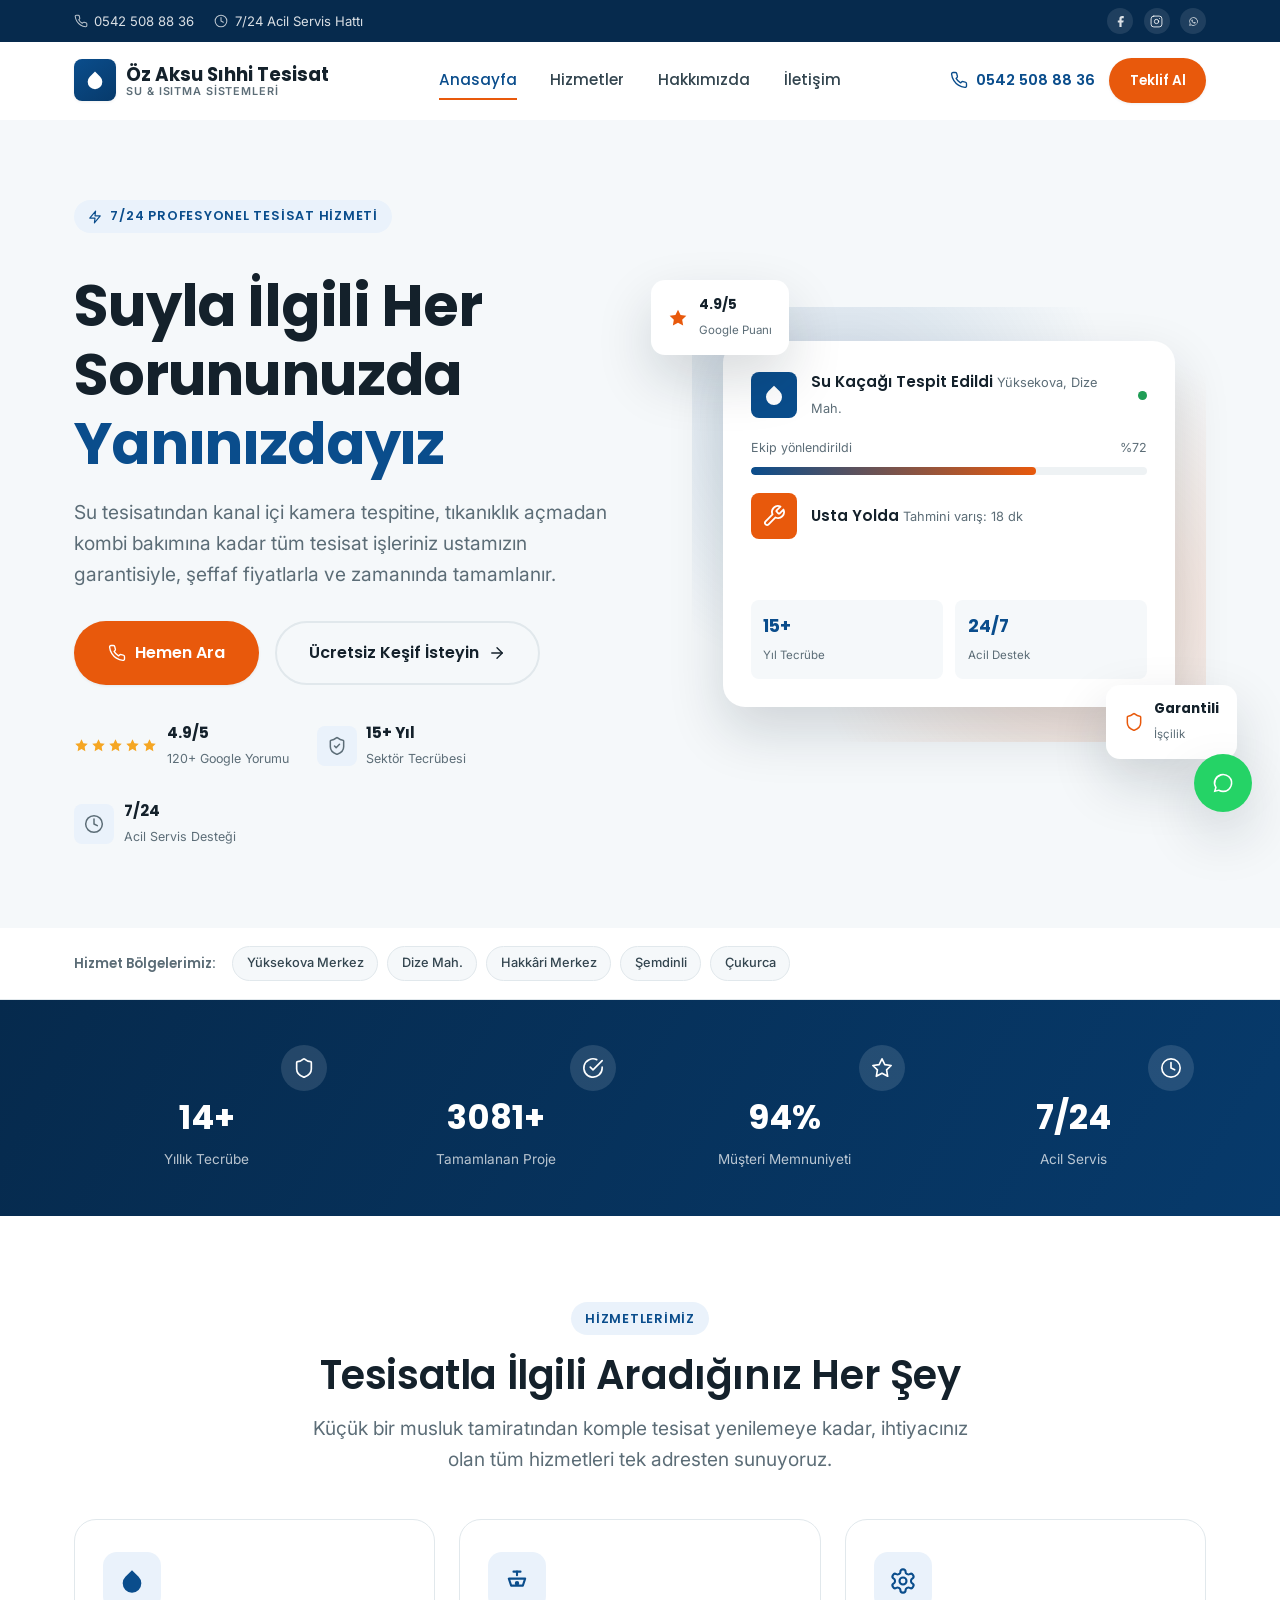
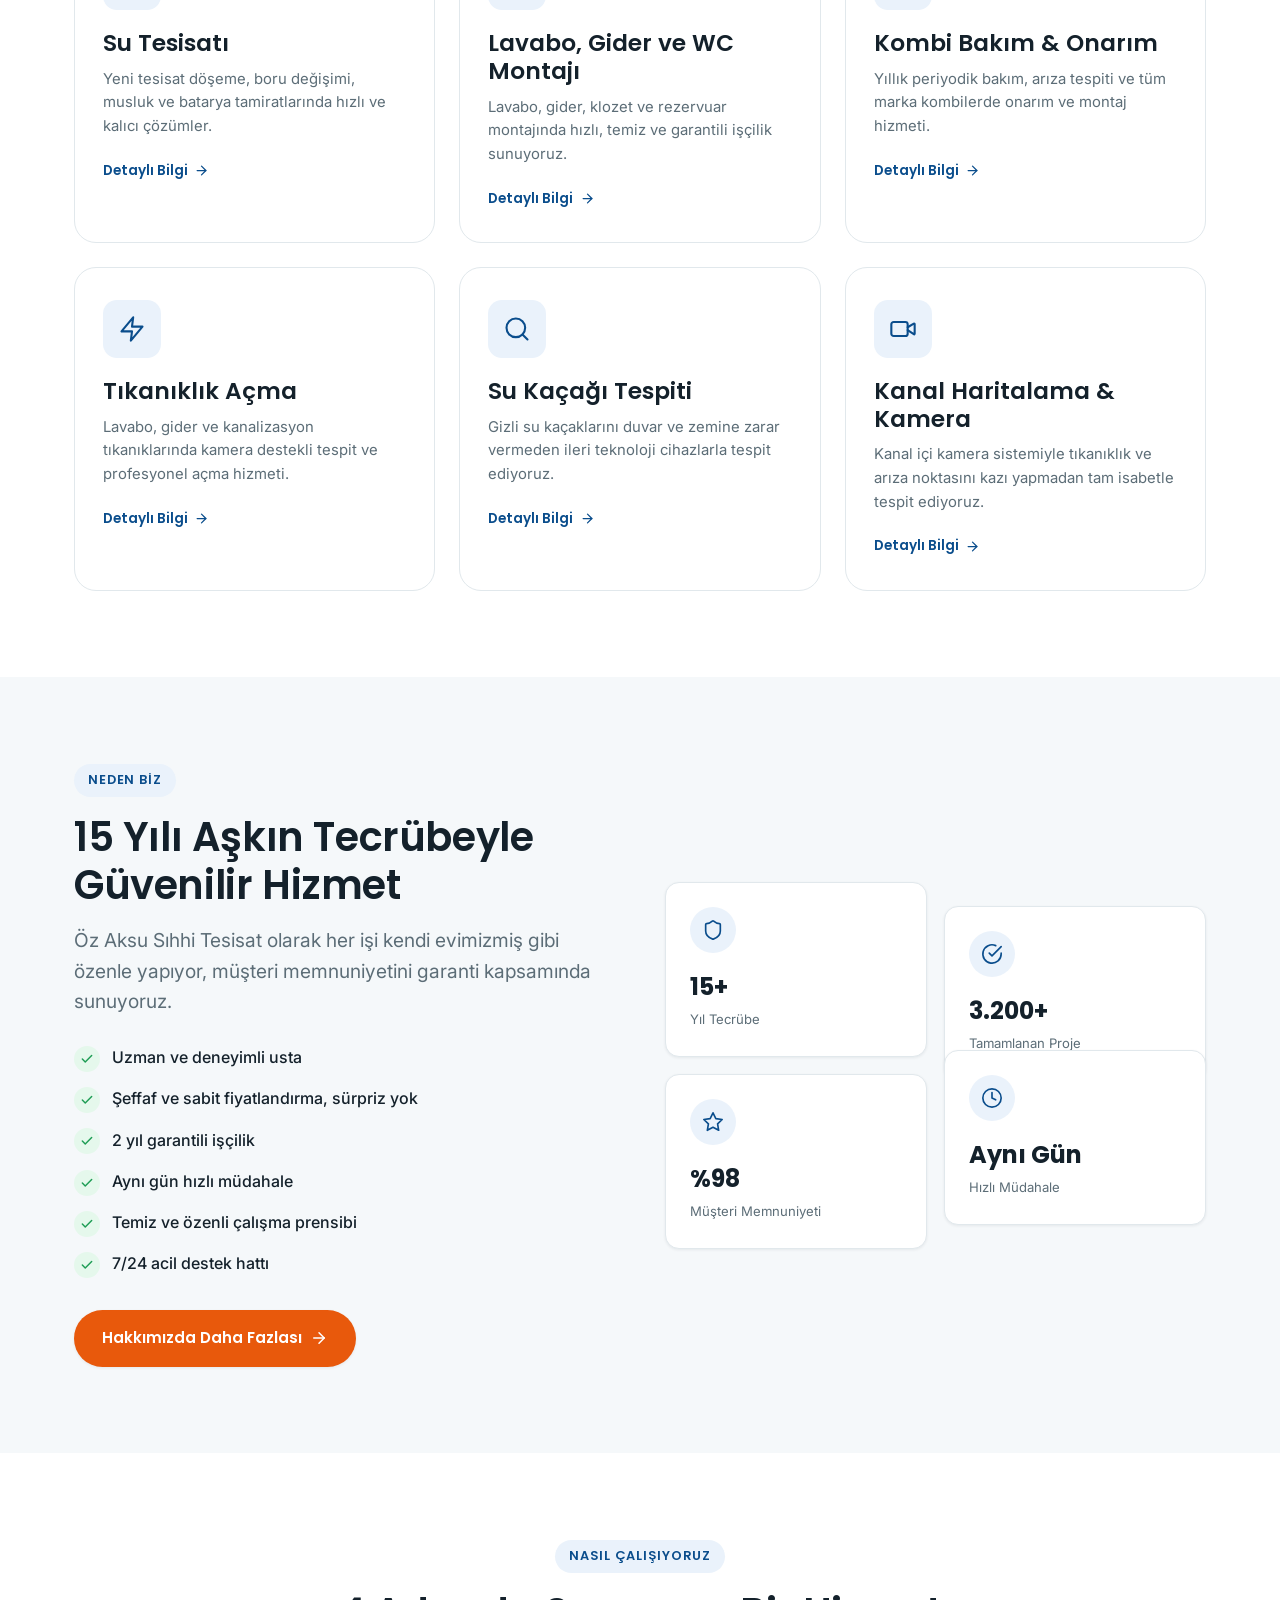
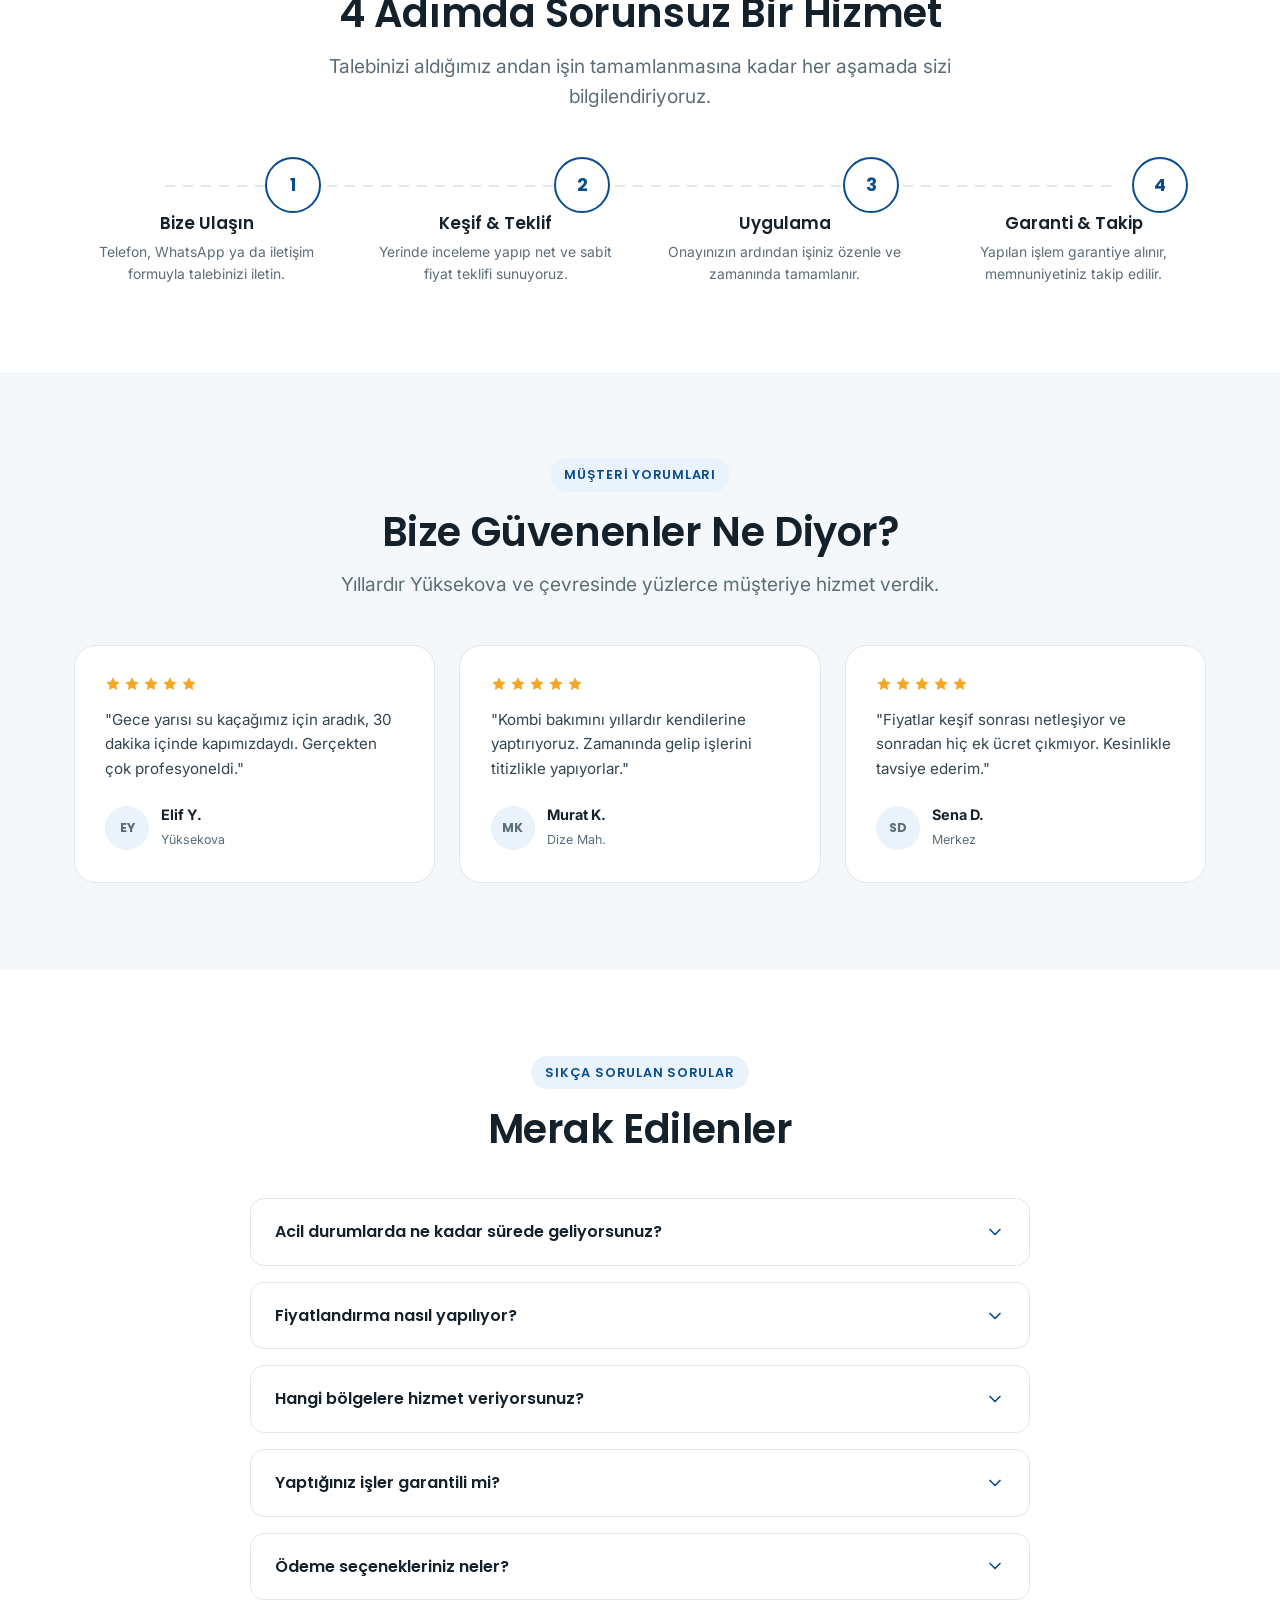
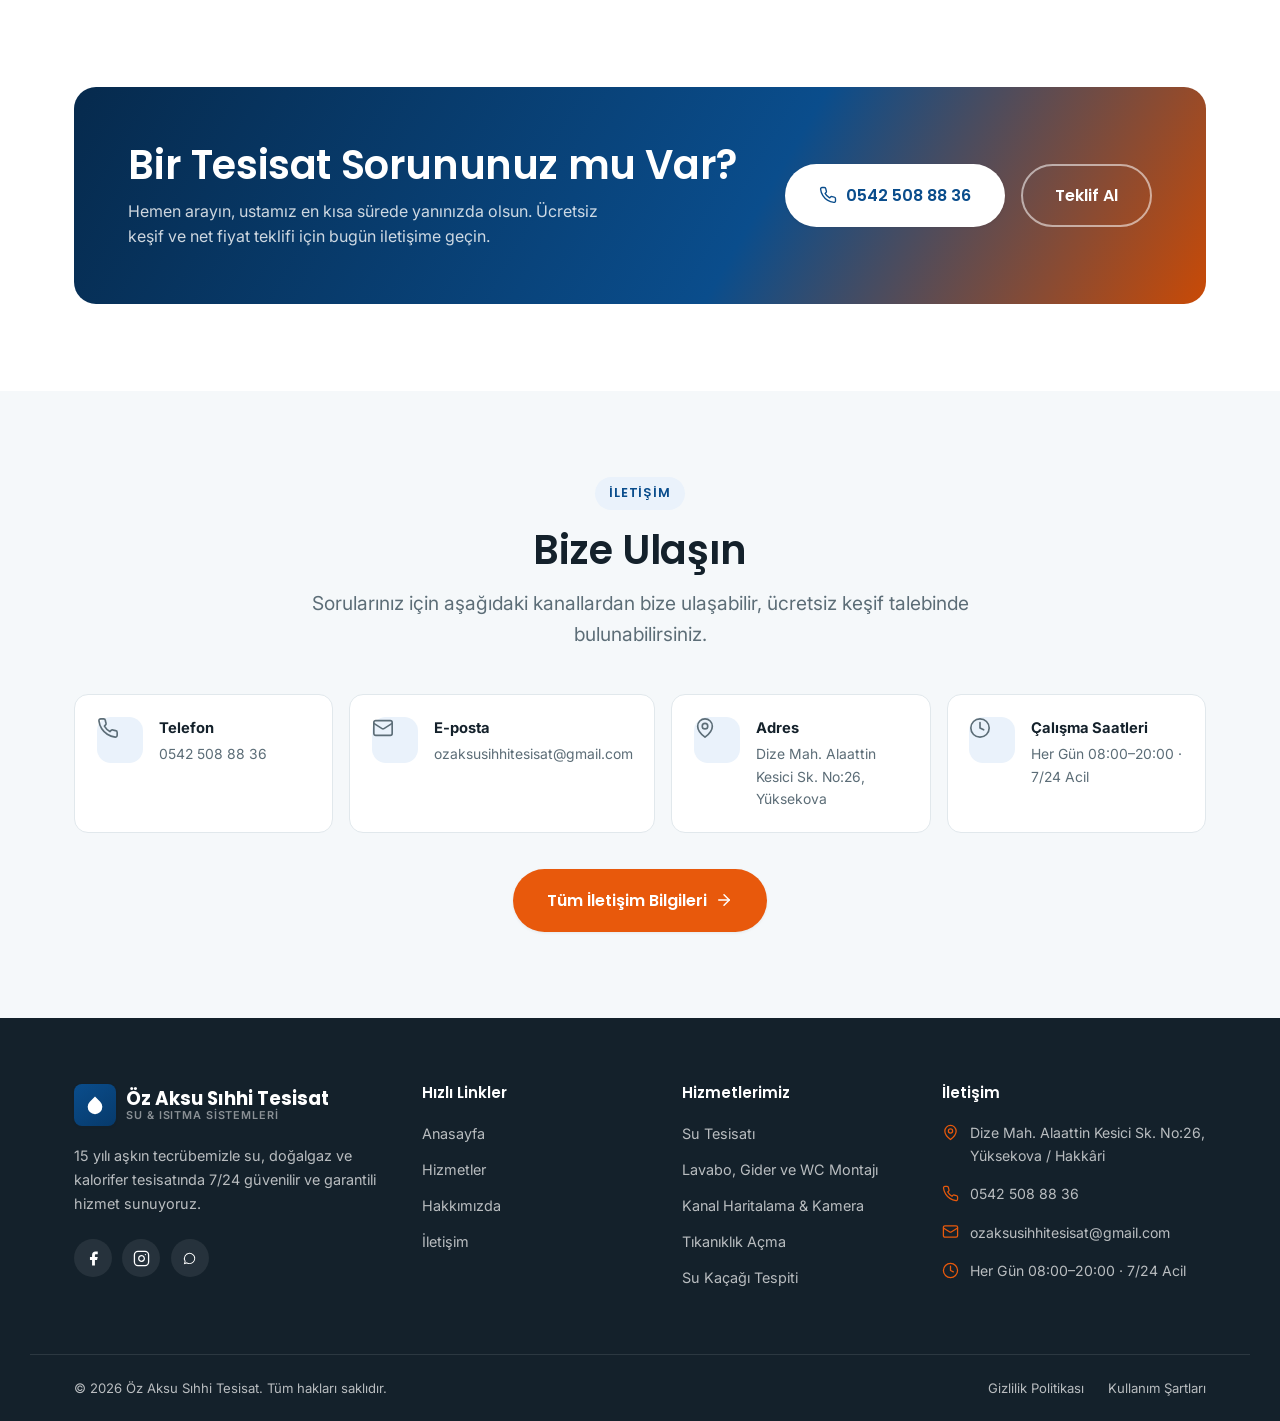
<file: tesisat-website/index.html>
<!doctype html>
<html lang="tr">
<head>
<meta charset="UTF-8">
<meta name="viewport" content="width=device-width, initial-scale=1">
<title>Öz Aksu Sıhhi Tesisat | Yüksekova Tesisat, Tıkanıklık Açma ve Kamera Tespiti</title>
<meta name="description" content="Öz Aksu Sıhhi Tesisat; Yüksekova ve Hakkâri genelinde su tesisatı, tıkanıklık açma, kanal kamerası ile tespit ve su kaçağı tespitinde 7/24 uzman hizmet sunar. Ücretsiz keşif için hemen arayın.">
<meta name="theme-color" content="#0a4d8c">
<link rel="icon" type="image/svg+xml" href="assets/img/favicon.svg">
<meta property="og:type" content="website">
<meta property="og:locale" content="tr_TR">
<meta property="og:title" content="Öz Aksu Sıhhi Tesisat | Yüksekova Tesisat, Tıkanıklık Açma ve Kamera Tespiti">
<meta property="og:description" content="7/24 acil tesisat servisi: su kaçağı, tıkanıklık açma, kanal kamerası ile tespit, lavabo/gider/WC montajı. Ücretsiz keşif için hemen iletişime geçin.">
<link rel="preconnect" href="https://fonts.googleapis.com">
<link rel="preconnect" href="https://fonts.gstatic.com" crossorigin>
<link href="https://fonts.googleapis.com/css2?family=Inter:wght@400;500;600;700&family=Poppins:wght@500;600;700&display=swap" rel="stylesheet">
<link rel="stylesheet" href="assets/css/style.css">
<script type="application/ld+json">
{
  "@context": "https://schema.org",
  "@type": "Plumber",
  "name": "Öz Aksu Sıhhi Tesisat",
  "image": "",
  "telephone": "+905425088836",
  "email": "ozaksusihhitesisat@gmail.com",
  "url": "",
  "priceRange": "$$",
  "address": {
    "@type": "PostalAddress",
    "streetAddress": "Alaattin Kesici Sokak No:26, Dize Mahallesi",
    "addressLocality": "Yüksekova",
    "addressRegion": "Hakkâri",
    "postalCode": "30300",
    "addressCountry": "TR"
  },
  "founder": "Cevdet Aksu",
  "openingHours": "Mo-Sa 08:00-20:00"
}
</script>
</head>
<body>
<a class="skip-link" href="#main">İçeriğe geç</a>

<div class="topbar">
  <div class="container">
    <div class="topbar-info">
      <a href="tel:+905425088836">
        <svg width="24" height="24" viewBox="0 0 24 24" fill="none" stroke="currentColor" stroke-width="1.8" stroke-linecap="round" stroke-linejoin="round" aria-hidden="true"><path d="M22 16.92v3a2 2 0 0 1-2.18 2 19.79 19.79 0 0 1-8.63-3.07 19.5 19.5 0 0 1-6-6 19.79 19.79 0 0 1-3.07-8.67A2 2 0 0 1 4.11 2h3a2 2 0 0 1 2 1.72c.127.96.361 1.903.7 2.81a2 2 0 0 1-.45 2.11L8.09 9.91a16 16 0 0 0 6 6l1.27-1.27a2 2 0 0 1 2.11-.45c.907.339 1.85.573 2.81.7A2 2 0 0 1 22 16.92z"/></svg>
        0542 508 88 36
      </a>
      <span>
        <svg width="24" height="24" viewBox="0 0 24 24" fill="none" stroke="currentColor" stroke-width="1.8" stroke-linecap="round" stroke-linejoin="round" aria-hidden="true"><circle cx="12" cy="12" r="10"/><polyline points="12 6 12 12 16 14"/></svg>
        7/24 Acil Servis Hattı
      </span>
    </div>
    <div class="topbar-social">
      <a href="#" aria-label="Facebook sayfamız">
        <svg width="24" height="24" viewBox="0 0 24 24" fill="currentColor" aria-hidden="true"><path d="M18 2h-3a5 5 0 0 0-5 5v3H7v4h3v8h4v-8h3l1-4h-4V7a1 1 0 0 1 1-1h3z"/></svg>
      </a>
      <a href="#" aria-label="Instagram sayfamız">
        <svg width="24" height="24" viewBox="0 0 24 24" fill="none" stroke="currentColor" stroke-width="1.8" stroke-linecap="round" stroke-linejoin="round" aria-hidden="true"><rect width="20" height="20" x="2" y="2" rx="5"/><path d="M16 11.37A4 4 0 1 1 12.63 8 4 4 0 0 1 16 11.37z"/><line x1="17.5" x2="17.51" y1="6.5" y2="6.5"/></svg>
      </a>
      <a href="https://wa.me/905425088836" aria-label="WhatsApp hattımız">
        <svg width="24" height="24" viewBox="0 0 24 24" fill="currentColor" aria-hidden="true"><path d="M17.6 6.32A7.85 7.85 0 0 0 12.05 4a7.94 7.94 0 0 0-6.9 11.9L4 20l4.2-1.1a7.9 7.9 0 0 0 3.85 1 7.94 7.94 0 0 0 5.55-13.58zM12.05 18.53a6.58 6.58 0 0 1-3.36-.92l-.24-.14-2.5.65.67-2.44-.16-.25a6.6 6.6 0 1 1 12.26-3.5 6.56 6.56 0 0 1-6.665 6.6zm3.6-4.93c-.2-.1-1.17-.58-1.35-.64-.18-.07-.31-.1-.44.1-.13.2-.5.64-.62.77-.11.13-.23.14-.42.05-.2-.1-.83-.3-1.58-.97-.58-.52-.98-1.16-1.09-1.36-.11-.2-.01-.3.09-.4.09-.1.2-.23.3-.35.1-.12.13-.2.2-.33.07-.13.03-.25-.02-.35-.05-.1-.44-1.06-.6-1.45-.16-.38-.32-.33-.44-.33h-.38c-.13 0-.34.05-.52.25-.18.2-.68.67-.68 1.62s.7 1.88.8 2.01c.1.13 1.38 2.1 3.34 2.95.47.2.83.32 1.12.41.47.15.9.13 1.24.08.38-.06 1.17-.48 1.33-.94.17-.46.17-.86.12-.94-.05-.09-.18-.14-.38-.24z"/></svg>
      </a>
    </div>
  </div>
</div>

<header class="header">
  <div class="container nav">
    <a class="brand" href="index.html">
      <span class="brand-mark">
        <svg width="24" height="24" viewBox="0 0 24 24" fill="currentColor" aria-hidden="true"><path d="M12 2.69l5.66 5.66a8 8 0 1 1-11.31 0z"/></svg>
      </span>
      <span class="brand-text">
        <span class="brand-name">Öz Aksu Sıhhi Tesisat</span>
        <span class="brand-tag">Su &amp; Isıtma Sistemleri</span>
      </span>
    </a>

    <nav class="nav-list" aria-label="Ana menü">
      <a class="nav-link" href="index.html">Anasayfa</a>
      <a class="nav-link" href="hizmetler.html">Hizmetler</a>
      <a class="nav-link" href="hakkimizda.html">Hakkımızda</a>
      <a class="nav-link" href="iletisim.html">İletişim</a>
    </nav>

    <div class="nav-actions">
      <a class="nav-phone" href="tel:+905425088836">
        <svg width="24" height="24" viewBox="0 0 24 24" fill="none" stroke="currentColor" stroke-width="1.8" stroke-linecap="round" stroke-linejoin="round" aria-hidden="true"><path d="M22 16.92v3a2 2 0 0 1-2.18 2 19.79 19.79 0 0 1-8.63-3.07 19.5 19.5 0 0 1-6-6 19.79 19.79 0 0 1-3.07-8.67A2 2 0 0 1 4.11 2h3a2 2 0 0 1 2 1.72c.127.96.361 1.903.7 2.81a2 2 0 0 1-.45 2.11L8.09 9.91a16 16 0 0 0 6 6l1.27-1.27a2 2 0 0 1 2.11-.45c.907.339 1.85.573 2.81.7A2 2 0 0 1 22 16.92z"/></svg>
        0542 508 88 36
      </a>
      <a class="btn btn-primary btn-sm" href="iletisim.html">Teklif Al</a>
      <button class="menu-toggle" type="button" aria-label="Menüyü aç" aria-expanded="false" aria-controls="nav-list">
        <svg class="icon-open" width="24" height="24" viewBox="0 0 24 24" fill="none" stroke="currentColor" stroke-width="1.8" stroke-linecap="round" stroke-linejoin="round" aria-hidden="true"><line x1="4" x2="20" y1="6" y2="6"/><line x1="4" x2="20" y1="12" y2="12"/><line x1="4" x2="20" y1="18" y2="18"/></svg>
        <svg class="icon-close" width="24" height="24" viewBox="0 0 24 24" fill="none" stroke="currentColor" stroke-width="1.8" stroke-linecap="round" stroke-linejoin="round" aria-hidden="true"><path d="M18 6 6 18"/><path d="m6 6 12 12"/></svg>
      </button>
    </div>
  </div>
  <div class="nav-backdrop"></div>
</header>

<main id="main">

  <!-- Hero -->
  <section class="hero">
    <div class="container hero-grid">
      <div class="hero-content">
        <div class="hero-badges">
          <span class="eyebrow">
            <svg width="24" height="24" viewBox="0 0 24 24" fill="none" stroke="currentColor" stroke-width="2" stroke-linecap="round" stroke-linejoin="round" aria-hidden="true"><polygon points="13 2 3 14 12 14 11 22 21 10 12 10 13 2"/></svg>
            7/24 Profesyonel Tesisat Hizmeti
          </span>
        </div>
        <h1>Suyla İlgili Her Sorununuzda <span>Yanınızdayız</span></h1>
        <p class="hero-lead">Su tesisatından kanal içi kamera tespitine, tıkanıklık açmadan kombi bakımına kadar tüm tesisat işleriniz ustamızın garantisiyle, şeffaf fiyatlarla ve zamanında tamamlanır.</p>
        <div class="hero-cta">
          <a class="btn btn-primary btn-lg" href="tel:+905425088836">
            <svg width="24" height="24" viewBox="0 0 24 24" fill="none" stroke="currentColor" stroke-width="1.8" stroke-linecap="round" stroke-linejoin="round" aria-hidden="true"><path d="M22 16.92v3a2 2 0 0 1-2.18 2 19.79 19.79 0 0 1-8.63-3.07 19.5 19.5 0 0 1-6-6 19.79 19.79 0 0 1-3.07-8.67A2 2 0 0 1 4.11 2h3a2 2 0 0 1 2 1.72c.127.96.361 1.903.7 2.81a2 2 0 0 1-.45 2.11L8.09 9.91a16 16 0 0 0 6 6l1.27-1.27a2 2 0 0 1 2.11-.45c.907.339 1.85.573 2.81.7A2 2 0 0 1 22 16.92z"/></svg>
            Hemen Ara
          </a>
          <a class="btn btn-outline-dark btn-lg" href="iletisim.html">
            Ücretsiz Keşif İsteyin
            <svg width="24" height="24" viewBox="0 0 24 24" fill="none" stroke="currentColor" stroke-width="1.8" stroke-linecap="round" stroke-linejoin="round" aria-hidden="true"><path d="M5 12h14"/><path d="m12 5 7 7-7 7"/></svg>
          </a>
        </div>
        <div class="hero-trust">
          <div class="trust-item">
            <span class="stars">
              <svg class="star" width="24" height="24" viewBox="0 0 24 24" fill="currentColor" aria-hidden="true"><polygon points="12 2 15.09 8.26 22 9.27 17 14.14 18.18 21.02 12 17.77 5.82 21.02 7 14.14 2 9.27 8.91 8.26 12 2"/></svg>
              <svg class="star" width="24" height="24" viewBox="0 0 24 24" fill="currentColor" aria-hidden="true"><polygon points="12 2 15.09 8.26 22 9.27 17 14.14 18.18 21.02 12 17.77 5.82 21.02 7 14.14 2 9.27 8.91 8.26 12 2"/></svg>
              <svg class="star" width="24" height="24" viewBox="0 0 24 24" fill="currentColor" aria-hidden="true"><polygon points="12 2 15.09 8.26 22 9.27 17 14.14 18.18 21.02 12 17.77 5.82 21.02 7 14.14 2 9.27 8.91 8.26 12 2"/></svg>
              <svg class="star" width="24" height="24" viewBox="0 0 24 24" fill="currentColor" aria-hidden="true"><polygon points="12 2 15.09 8.26 22 9.27 17 14.14 18.18 21.02 12 17.77 5.82 21.02 7 14.14 2 9.27 8.91 8.26 12 2"/></svg>
              <svg class="star" width="24" height="24" viewBox="0 0 24 24" fill="currentColor" aria-hidden="true"><polygon points="12 2 15.09 8.26 22 9.27 17 14.14 18.18 21.02 12 17.77 5.82 21.02 7 14.14 2 9.27 8.91 8.26 12 2"/></svg>
            </span>
            <div><strong>4.9/5</strong><span>120+ Google Yorumu</span></div>
          </div>
          <div class="trust-item">
            <span class="trust-icon">
              <svg width="24" height="24" viewBox="0 0 24 24" fill="none" stroke="currentColor" stroke-width="1.8" stroke-linecap="round" stroke-linejoin="round" aria-hidden="true"><path d="M20 13c0 5-3.5 7.5-7.66 8.95a1 1 0 0 1-.67-.01C7.5 20.5 4 18 4 13V6a1 1 0 0 1 1-1c2 0 4.5-1.2 6.24-2.72a1.17 1.17 0 0 1 1.52 0C14.51 3.81 17 5 19 5a1 1 0 0 1 1 1z"/><path d="m9 12 2 2 4-4"/></svg>
            </span>
            <div><strong>15+ Yıl</strong><span>Sektör Tecrübesi</span></div>
          </div>
          <div class="trust-item">
            <span class="trust-icon">
              <svg width="24" height="24" viewBox="0 0 24 24" fill="none" stroke="currentColor" stroke-width="1.8" stroke-linecap="round" stroke-linejoin="round" aria-hidden="true"><circle cx="12" cy="12" r="10"/><polyline points="12 6 12 12 16 14"/></svg>
            </span>
            <div><strong>7/24</strong><span>Acil Servis Desteği</span></div>
          </div>
        </div>
      </div>

      <div class="hero-visual" aria-hidden="true">
        <div class="hero-blob"></div>
        <div class="hero-panel">
          <div class="hero-panel-row">
            <span class="hero-panel-icon">
              <svg width="24" height="24" viewBox="0 0 24 24" fill="currentColor"><path d="M12 2.69l5.66 5.66a8 8 0 1 1-11.31 0z"/></svg>
            </span>
            <div>
              <span class="hero-panel-title">Su Kaçağı Tespit Edildi</span>
              <span class="hero-panel-sub">Yüksekova, Dize Mah.</span>
            </div>
            <span class="hero-live-dot" style="margin-left:auto"></span>
          </div>
          <div class="hero-progress">
            <div style="display:flex;justify-content:space-between;font-size:.78rem;color:var(--ink-500);">
              <span>Ekip yönlendirildi</span><span>%72</span>
            </div>
            <div class="hero-progress-bar"><span style="width:72%"></span></div>
          </div>
          <div class="hero-panel-row">
            <span class="hero-panel-icon" style="background:var(--accent)">
              <svg width="24" height="24" viewBox="0 0 24 24" fill="none" stroke="currentColor" stroke-width="1.8" stroke-linecap="round" stroke-linejoin="round"><path d="M14.7 6.3a1 1 0 0 0 0 1.4l1.6 1.6a1 1 0 0 0 1.4 0l3.77-3.77a6 6 0 0 1-7.94 7.94l-6.91 6.91a2.12 2.12 0 0 1-3-3l6.91-6.91a6 6 0 0 1 7.94-7.94z"/></svg>
            </span>
            <div>
              <span class="hero-panel-title">Usta Yolda</span>
              <span class="hero-panel-sub">Tahmini varış: 18 dk</span>
            </div>
          </div>
          <div class="hero-mini-grid">
            <div class="hero-mini"><strong>15+</strong><span>Yıl Tecrübe</span></div>
            <div class="hero-mini"><strong>24/7</strong><span>Acil Destek</span></div>
          </div>
        </div>
        <div class="floating-card card-1">
          <svg width="24" height="24" viewBox="0 0 24 24" fill="currentColor"><polygon points="12 2 15.09 8.26 22 9.27 17 14.14 18.18 21.02 12 17.77 5.82 21.02 7 14.14 2 9.27 8.91 8.26 12 2"/></svg>
          <div><strong>4.9/5</strong><span>Google Puanı</span></div>
        </div>
        <div class="floating-card card-2">
          <svg width="24" height="24" viewBox="0 0 24 24" fill="none" stroke="currentColor" stroke-width="1.8" stroke-linecap="round" stroke-linejoin="round"><path d="M20 13c0 5-3.5 7.5-7.66 8.95a1 1 0 0 1-.67-.01C7.5 20.5 4 18 4 13V6a1 1 0 0 1 1-1c2 0 4.5-1.2 6.24-2.72a1.17 1.17 0 0 1 1.52 0C14.51 3.81 17 5 19 5a1 1 0 0 1 1 1z"/></svg>
          <div><strong>Garantili</strong><span>İşçilik</span></div>
        </div>
      </div>
    </div>
  </section>

  <!-- Hizmet bölgeleri -->
  <section class="areas-strip">
    <div class="container">
      <span class="areas-label">Hizmet Bölgelerimiz:</span>
      <div class="area-chips">
        <span class="area-chip">Yüksekova Merkez</span>
        <span class="area-chip">Dize Mah.</span>
        <span class="area-chip">Hakkâri Merkez</span>
        <span class="area-chip">Şemdinli</span>
        <span class="area-chip">Çukurca</span>
      </div>
    </div>
  </section>

  <!-- İstatistikler -->
  <section class="stats">
    <div class="container stats-grid">
      <div class="stat-card" data-reveal>
        <span class="stat-icon"><svg width="24" height="24" viewBox="0 0 24 24" fill="none" stroke="currentColor" stroke-width="1.8" stroke-linecap="round" stroke-linejoin="round"><path d="M20 13c0 5-3.5 7.5-7.66 8.95a1 1 0 0 1-.67-.01C7.5 20.5 4 18 4 13V6a1 1 0 0 1 1-1c2 0 4.5-1.2 6.24-2.72a1.17 1.17 0 0 1 1.52 0C14.51 3.81 17 5 19 5a1 1 0 0 1 1 1z"/></svg></span>
        <div class="stat-number"><span data-count="15" data-suffix="+">0</span></div>
        <div class="stat-label">Yıllık Tecrübe</div>
      </div>
      <div class="stat-card" data-reveal>
        <span class="stat-icon"><svg width="24" height="24" viewBox="0 0 24 24" fill="none" stroke="currentColor" stroke-width="1.8" stroke-linecap="round" stroke-linejoin="round"><path d="M22 11.08V12a10 10 0 1 1-5.93-9.14"/><polyline points="22 4 12 14.01 9 11.01"/></svg></span>
        <div class="stat-number"><span data-count="3200" data-suffix="+">0</span></div>
        <div class="stat-label">Tamamlanan Proje</div>
      </div>
      <div class="stat-card" data-reveal>
        <span class="stat-icon"><svg width="24" height="24" viewBox="0 0 24 24" fill="none" stroke="currentColor" stroke-width="1.8" stroke-linecap="round" stroke-linejoin="round"><polygon points="12 2 15.09 8.26 22 9.27 17 14.14 18.18 21.02 12 17.77 5.82 21.02 7 14.14 2 9.27 8.91 8.26 12 2"/></svg></span>
        <div class="stat-number"><span data-count="98" data-suffix="%">0</span></div>
        <div class="stat-label">Müşteri Memnuniyeti</div>
      </div>
      <div class="stat-card" data-reveal>
        <span class="stat-icon"><svg width="24" height="24" viewBox="0 0 24 24" fill="none" stroke="currentColor" stroke-width="1.8" stroke-linecap="round" stroke-linejoin="round"><circle cx="12" cy="12" r="10"/><polyline points="12 6 12 12 16 14"/></svg></span>
        <div class="stat-number">7/24</div>
        <div class="stat-label">Acil Servis</div>
      </div>
    </div>
  </section>

  <!-- Hizmetler -->
  <section class="section" aria-labelledby="hizmetler-baslik">
    <div class="container">
      <div class="section-header center">
        <span class="eyebrow">Hizmetlerimiz</span>
        <h2 id="hizmetler-baslik">Tesisatla İlgili Aradığınız Her Şey</h2>
        <p>Küçük bir musluk tamiratından komple tesisat yenilemeye kadar, ihtiyacınız olan tüm hizmetleri tek adresten sunuyoruz.</p>
      </div>

      <div class="services-grid">
        <div class="service-card" data-reveal>
          <span class="service-icon"><svg width="24" height="24" viewBox="0 0 24 24" fill="currentColor"><path d="M12 2.69l5.66 5.66a8 8 0 1 1-11.31 0z"/></svg></span>
          <h3>Su Tesisatı</h3>
          <p>Yeni tesisat döşeme, boru değişimi, musluk ve batarya tamiratlarında hızlı ve kalıcı çözümler.</p>
          <a class="service-link" href="hizmetler.html#su-tesisati">Detaylı Bilgi
            <svg width="24" height="24" viewBox="0 0 24 24" fill="none" stroke="currentColor" stroke-width="2" stroke-linecap="round" stroke-linejoin="round"><path d="M5 12h14"/><path d="m12 5 7 7-7 7"/></svg>
          </a>
        </div>
        <div class="service-card" data-reveal>
          <span class="service-icon"><svg width="24" height="24" viewBox="0 0 24 24" fill="none" stroke="currentColor" stroke-width="1.8" stroke-linecap="round" stroke-linejoin="round"><path d="M5 10h14l-2 6H7z"/><path d="M12 4v3"/><path d="M9 4h6"/><circle cx="12" cy="14" r="1"/></svg></span>
          <h3>Lavabo, Gider ve WC Montajı</h3>
          <p>Lavabo, gider, klozet ve rezervuar montajında hızlı, temiz ve garantili işçilik sunuyoruz.</p>
          <a class="service-link" href="hizmetler.html#lavabo-gider-wc">Detaylı Bilgi
            <svg width="24" height="24" viewBox="0 0 24 24" fill="none" stroke="currentColor" stroke-width="2" stroke-linecap="round" stroke-linejoin="round"><path d="M5 12h14"/><path d="m12 5 7 7-7 7"/></svg>
          </a>
        </div>
        <div class="service-card" data-reveal>
          <span class="service-icon"><svg width="24" height="24" viewBox="0 0 24 24" fill="none" stroke="currentColor" stroke-width="1.8" stroke-linecap="round" stroke-linejoin="round"><path d="M12.22 2h-.44a2 2 0 0 0-2 2v.18a2 2 0 0 1-1 1.73l-.43.25a2 2 0 0 1-2 0l-.15-.08a2 2 0 0 0-2.73.73l-.22.38a2 2 0 0 0 .73 2.73l.15.1a2 2 0 0 1 1 1.72v.51a2 2 0 0 1-1 1.74l-.15.09a2 2 0 0 0-.73 2.73l.22.38a2 2 0 0 0 2.73.73l.15-.08a2 2 0 0 1 2 0l.43.25a2 2 0 0 1 1 1.73V20a2 2 0 0 0 2 2h.44a2 2 0 0 0 2-2v-.18a2 2 0 0 1 1-1.73l.43-.25a2 2 0 0 1 2 0l.15.08a2 2 0 0 0 2.73-.73l.22-.39a2 2 0 0 0-.73-2.73l-.15-.08a2 2 0 0 1-1-1.74v-.5a2 2 0 0 1 1-1.74l.15-.09a2 2 0 0 0 .73-2.73l-.22-.38a2 2 0 0 0-2.73-.73l-.15.08a2 2 0 0 1-2 0l-.43-.25a2 2 0 0 1-1-1.73V4a2 2 0 0 0-2-2z"/><circle cx="12" cy="12" r="3"/></svg></span>
          <h3>Kombi Bakım &amp; Onarım</h3>
          <p>Yıllık periyodik bakım, arıza tespiti ve tüm marka kombilerde onarım ve montaj hizmeti.</p>
          <a class="service-link" href="hizmetler.html#kombi-bakim">Detaylı Bilgi
            <svg width="24" height="24" viewBox="0 0 24 24" fill="none" stroke="currentColor" stroke-width="2" stroke-linecap="round" stroke-linejoin="round"><path d="M5 12h14"/><path d="m12 5 7 7-7 7"/></svg>
          </a>
        </div>
        <div class="service-card" data-reveal>
          <span class="service-icon"><svg width="24" height="24" viewBox="0 0 24 24" fill="none" stroke="currentColor" stroke-width="1.8" stroke-linecap="round" stroke-linejoin="round"><polygon points="13 2 3 14 12 14 11 22 21 10 12 10 13 2"/></svg></span>
          <h3>Tıkanıklık Açma</h3>
          <p>Lavabo, gider ve kanalizasyon tıkanıklarında kamera destekli tespit ve profesyonel açma hizmeti.</p>
          <a class="service-link" href="hizmetler.html#tikaniklik-acma">Detaylı Bilgi
            <svg width="24" height="24" viewBox="0 0 24 24" fill="none" stroke="currentColor" stroke-width="2" stroke-linecap="round" stroke-linejoin="round"><path d="M5 12h14"/><path d="m12 5 7 7-7 7"/></svg>
          </a>
        </div>
        <div class="service-card" data-reveal>
          <span class="service-icon"><svg width="24" height="24" viewBox="0 0 24 24" fill="none" stroke="currentColor" stroke-width="1.8" stroke-linecap="round" stroke-linejoin="round"><circle cx="11" cy="11" r="8"/><path d="m21 21-4.3-4.3"/></svg></span>
          <h3>Su Kaçağı Tespiti</h3>
          <p>Gizli su kaçaklarını duvar ve zemine zarar vermeden ileri teknoloji cihazlarla tespit ediyoruz.</p>
          <a class="service-link" href="hizmetler.html#su-kacagi-tespiti">Detaylı Bilgi
            <svg width="24" height="24" viewBox="0 0 24 24" fill="none" stroke="currentColor" stroke-width="2" stroke-linecap="round" stroke-linejoin="round"><path d="M5 12h14"/><path d="m12 5 7 7-7 7"/></svg>
          </a>
        </div>
        <div class="service-card" data-reveal>
          <span class="service-icon"><svg width="24" height="24" viewBox="0 0 24 24" fill="none" stroke="currentColor" stroke-width="1.8" stroke-linecap="round" stroke-linejoin="round"><path d="m16 13 5.223 3.482a.5.5 0 0 0 .777-.416V7.87a.5.5 0 0 0-.752-.432L16 10.5"/><rect x="2" y="6" width="14" height="12" rx="2"/></svg></span>
          <h3>Kanal Haritalama &amp; Kamera</h3>
          <p>Kanal içi kamera sistemiyle tıkanıklık ve arıza noktasını kazı yapmadan tam isabetle tespit ediyoruz.</p>
          <a class="service-link" href="hizmetler.html#kanal-kamera">Detaylı Bilgi
            <svg width="24" height="24" viewBox="0 0 24 24" fill="none" stroke="currentColor" stroke-width="2" stroke-linecap="round" stroke-linejoin="round"><path d="M5 12h14"/><path d="m12 5 7 7-7 7"/></svg>
          </a>
        </div>
      </div>
    </div>
  </section>

  <!-- Neden Biz -->
  <section class="section section-alt" aria-labelledby="neden-biz-baslik">
    <div class="container why-grid">
      <div class="why-content" data-reveal>
        <span class="eyebrow">Neden Biz</span>
        <h2 id="neden-biz-baslik">15 Yılı Aşkın Tecrübeyle Güvenilir Hizmet</h2>
        <p>Öz Aksu Sıhhi Tesisat olarak her işi kendi evimizmiş gibi özenle yapıyor, müşteri memnuniyetini garanti kapsamında sunuyoruz.</p>
        <ul class="check-list">
          <li><span class="check-icon"><svg width="24" height="24" viewBox="0 0 24 24" fill="none" stroke="currentColor" stroke-width="2.5" stroke-linecap="round" stroke-linejoin="round"><polyline points="20 6 9 17 4 12"/></svg></span>Uzman ve deneyimli usta</li>
          <li><span class="check-icon"><svg width="24" height="24" viewBox="0 0 24 24" fill="none" stroke="currentColor" stroke-width="2.5" stroke-linecap="round" stroke-linejoin="round"><polyline points="20 6 9 17 4 12"/></svg></span>Şeffaf ve sabit fiyatlandırma, sürpriz yok</li>
          <li><span class="check-icon"><svg width="24" height="24" viewBox="0 0 24 24" fill="none" stroke="currentColor" stroke-width="2.5" stroke-linecap="round" stroke-linejoin="round"><polyline points="20 6 9 17 4 12"/></svg></span>2 yıl garantili işçilik</li>
          <li><span class="check-icon"><svg width="24" height="24" viewBox="0 0 24 24" fill="none" stroke="currentColor" stroke-width="2.5" stroke-linecap="round" stroke-linejoin="round"><polyline points="20 6 9 17 4 12"/></svg></span>Aynı gün hızlı müdahale</li>
          <li><span class="check-icon"><svg width="24" height="24" viewBox="0 0 24 24" fill="none" stroke="currentColor" stroke-width="2.5" stroke-linecap="round" stroke-linejoin="round"><polyline points="20 6 9 17 4 12"/></svg></span>Temiz ve özenli çalışma prensibi</li>
          <li><span class="check-icon"><svg width="24" height="24" viewBox="0 0 24 24" fill="none" stroke="currentColor" stroke-width="2.5" stroke-linecap="round" stroke-linejoin="round"><polyline points="20 6 9 17 4 12"/></svg></span>7/24 acil destek hattı</li>
        </ul>
        <a class="btn btn-primary" href="hakkimizda.html">
          Hakkımızda Daha Fazlası
          <svg width="24" height="24" viewBox="0 0 24 24" fill="none" stroke="currentColor" stroke-width="2" stroke-linecap="round" stroke-linejoin="round"><path d="M5 12h14"/><path d="m12 5 7 7-7 7"/></svg>
        </a>
      </div>
      <div class="mini-stats-grid" data-reveal>
        <div class="mini-stat-card">
          <span class="stat-icon"><svg width="24" height="24" viewBox="0 0 24 24" fill="none" stroke="currentColor" stroke-width="1.8" stroke-linecap="round" stroke-linejoin="round"><path d="M20 13c0 5-3.5 7.5-7.66 8.95a1 1 0 0 1-.67-.01C7.5 20.5 4 18 4 13V6a1 1 0 0 1 1-1c2 0 4.5-1.2 6.24-2.72a1.17 1.17 0 0 1 1.52 0C14.51 3.81 17 5 19 5a1 1 0 0 1 1 1z"/></svg></span>
          <strong>15+</strong>
          <span>Yıl Tecrübe</span>
        </div>
        <div class="mini-stat-card">
          <span class="stat-icon"><svg width="24" height="24" viewBox="0 0 24 24" fill="none" stroke="currentColor" stroke-width="1.8" stroke-linecap="round" stroke-linejoin="round"><path d="M22 11.08V12a10 10 0 1 1-5.93-9.14"/><polyline points="22 4 12 14.01 9 11.01"/></svg></span>
          <strong>3.200+</strong>
          <span>Tamamlanan Proje</span>
        </div>
        <div class="mini-stat-card">
          <span class="stat-icon"><svg width="24" height="24" viewBox="0 0 24 24" fill="none" stroke="currentColor" stroke-width="1.8" stroke-linecap="round" stroke-linejoin="round"><polygon points="12 2 15.09 8.26 22 9.27 17 14.14 18.18 21.02 12 17.77 5.82 21.02 7 14.14 2 9.27 8.91 8.26 12 2"/></svg></span>
          <strong>%98</strong>
          <span>Müşteri Memnuniyeti</span>
        </div>
        <div class="mini-stat-card">
          <span class="stat-icon"><svg width="24" height="24" viewBox="0 0 24 24" fill="none" stroke="currentColor" stroke-width="1.8" stroke-linecap="round" stroke-linejoin="round"><circle cx="12" cy="12" r="10"/><polyline points="12 6 12 12 16 14"/></svg></span>
          <strong>Aynı Gün</strong>
          <span>Hızlı Müdahale</span>
        </div>
      </div>
    </div>
  </section>

  <!-- Süreç -->
  <section class="section" aria-labelledby="surec-baslik">
    <div class="container">
      <div class="section-header center">
        <span class="eyebrow">Nasıl Çalışıyoruz</span>
        <h2 id="surec-baslik">4 Adımda Sorunsuz Bir Hizmet</h2>
        <p>Talebinizi aldığımız andan işin tamamlanmasına kadar her aşamada sizi bilgilendiriyoruz.</p>
      </div>
      <div class="process-list">
        <div class="process-step" data-reveal>
          <span class="step-number">1</span>
          <h3>Bize Ulaşın</h3>
          <p>Telefon, WhatsApp ya da iletişim formuyla talebinizi iletin.</p>
        </div>
        <div class="process-step" data-reveal>
          <span class="step-number">2</span>
          <h3>Keşif &amp; Teklif</h3>
          <p>Yerinde inceleme yapıp net ve sabit fiyat teklifi sunuyoruz.</p>
        </div>
        <div class="process-step" data-reveal>
          <span class="step-number">3</span>
          <h3>Uygulama</h3>
          <p>Onayınızın ardından işiniz özenle ve zamanında tamamlanır.</p>
        </div>
        <div class="process-step" data-reveal>
          <span class="step-number">4</span>
          <h3>Garanti &amp; Takip</h3>
          <p>Yapılan işlem garantiye alınır, memnuniyetiniz takip edilir.</p>
        </div>
      </div>
    </div>
  </section>

  <!-- Referanslar -->
  <section class="section section-alt" aria-labelledby="referans-baslik">
    <div class="container">
      <div class="section-header center">
        <span class="eyebrow">Müşteri Yorumları</span>
        <h2 id="referans-baslik">Bize Güvenenler Ne Diyor?</h2>
        <p>Yıllardır Yüksekova ve çevresinde yüzlerce müşteriye hizmet verdik.</p>
      </div>
      <div class="testimonial-grid">
        <div class="testimonial-card" data-reveal>
          <div class="stars">
            <svg width="24" height="24" viewBox="0 0 24 24" fill="currentColor"><polygon points="12 2 15.09 8.26 22 9.27 17 14.14 18.18 21.02 12 17.77 5.82 21.02 7 14.14 2 9.27 8.91 8.26 12 2"/></svg>
            <svg width="24" height="24" viewBox="0 0 24 24" fill="currentColor"><polygon points="12 2 15.09 8.26 22 9.27 17 14.14 18.18 21.02 12 17.77 5.82 21.02 7 14.14 2 9.27 8.91 8.26 12 2"/></svg>
            <svg width="24" height="24" viewBox="0 0 24 24" fill="currentColor"><polygon points="12 2 15.09 8.26 22 9.27 17 14.14 18.18 21.02 12 17.77 5.82 21.02 7 14.14 2 9.27 8.91 8.26 12 2"/></svg>
            <svg width="24" height="24" viewBox="0 0 24 24" fill="currentColor"><polygon points="12 2 15.09 8.26 22 9.27 17 14.14 18.18 21.02 12 17.77 5.82 21.02 7 14.14 2 9.27 8.91 8.26 12 2"/></svg>
            <svg width="24" height="24" viewBox="0 0 24 24" fill="currentColor"><polygon points="12 2 15.09 8.26 22 9.27 17 14.14 18.18 21.02 12 17.77 5.82 21.02 7 14.14 2 9.27 8.91 8.26 12 2"/></svg>
          </div>
          <p class="testimonial-quote">"Gece yarısı su kaçağımız için aradık, 30 dakika içinde kapımızdaydı. Gerçekten çok profesyoneldi."</p>
          <div class="testimonial-person">
            <span class="avatar-circle">EY</span>
            <div><strong>Elif Y.</strong><span>Yüksekova</span></div>
          </div>
        </div>
        <div class="testimonial-card" data-reveal>
          <div class="stars">
            <svg width="24" height="24" viewBox="0 0 24 24" fill="currentColor"><polygon points="12 2 15.09 8.26 22 9.27 17 14.14 18.18 21.02 12 17.77 5.82 21.02 7 14.14 2 9.27 8.91 8.26 12 2"/></svg>
            <svg width="24" height="24" viewBox="0 0 24 24" fill="currentColor"><polygon points="12 2 15.09 8.26 22 9.27 17 14.14 18.18 21.02 12 17.77 5.82 21.02 7 14.14 2 9.27 8.91 8.26 12 2"/></svg>
            <svg width="24" height="24" viewBox="0 0 24 24" fill="currentColor"><polygon points="12 2 15.09 8.26 22 9.27 17 14.14 18.18 21.02 12 17.77 5.82 21.02 7 14.14 2 9.27 8.91 8.26 12 2"/></svg>
            <svg width="24" height="24" viewBox="0 0 24 24" fill="currentColor"><polygon points="12 2 15.09 8.26 22 9.27 17 14.14 18.18 21.02 12 17.77 5.82 21.02 7 14.14 2 9.27 8.91 8.26 12 2"/></svg>
            <svg width="24" height="24" viewBox="0 0 24 24" fill="currentColor"><polygon points="12 2 15.09 8.26 22 9.27 17 14.14 18.18 21.02 12 17.77 5.82 21.02 7 14.14 2 9.27 8.91 8.26 12 2"/></svg>
          </div>
          <p class="testimonial-quote">"Kombi bakımını yıllardır kendilerine yaptırıyoruz. Zamanında gelip işlerini titizlikle yapıyorlar."</p>
          <div class="testimonial-person">
            <span class="avatar-circle">MK</span>
            <div><strong>Murat K.</strong><span>Dize Mah.</span></div>
          </div>
        </div>
        <div class="testimonial-card" data-reveal>
          <div class="stars">
            <svg width="24" height="24" viewBox="0 0 24 24" fill="currentColor"><polygon points="12 2 15.09 8.26 22 9.27 17 14.14 18.18 21.02 12 17.77 5.82 21.02 7 14.14 2 9.27 8.91 8.26 12 2"/></svg>
            <svg width="24" height="24" viewBox="0 0 24 24" fill="currentColor"><polygon points="12 2 15.09 8.26 22 9.27 17 14.14 18.18 21.02 12 17.77 5.82 21.02 7 14.14 2 9.27 8.91 8.26 12 2"/></svg>
            <svg width="24" height="24" viewBox="0 0 24 24" fill="currentColor"><polygon points="12 2 15.09 8.26 22 9.27 17 14.14 18.18 21.02 12 17.77 5.82 21.02 7 14.14 2 9.27 8.91 8.26 12 2"/></svg>
            <svg width="24" height="24" viewBox="0 0 24 24" fill="currentColor"><polygon points="12 2 15.09 8.26 22 9.27 17 14.14 18.18 21.02 12 17.77 5.82 21.02 7 14.14 2 9.27 8.91 8.26 12 2"/></svg>
            <svg width="24" height="24" viewBox="0 0 24 24" fill="currentColor"><polygon points="12 2 15.09 8.26 22 9.27 17 14.14 18.18 21.02 12 17.77 5.82 21.02 7 14.14 2 9.27 8.91 8.26 12 2"/></svg>
          </div>
          <p class="testimonial-quote">"Fiyatlar keşif sonrası netleşiyor ve sonradan hiç ek ücret çıkmıyor. Kesinlikle tavsiye ederim."</p>
          <div class="testimonial-person">
            <span class="avatar-circle">SD</span>
            <div><strong>Sena D.</strong><span>Merkez</span></div>
          </div>
        </div>
      </div>
    </div>
  </section>

  <!-- SSS -->
  <section class="section" aria-labelledby="sss-baslik">
    <div class="container">
      <div class="section-header center">
        <span class="eyebrow">Sıkça Sorulan Sorular</span>
        <h2 id="sss-baslik">Merak Edilenler</h2>
      </div>
      <div class="faq-list">
        <div class="faq-item">
          <button class="faq-question" aria-expanded="false">
            Acil durumlarda ne kadar sürede geliyorsunuz?
            <svg width="24" height="24" viewBox="0 0 24 24" fill="none" stroke="currentColor" stroke-width="2" stroke-linecap="round" stroke-linejoin="round"><polyline points="6 9 12 15 18 9"/></svg>
          </button>
          <div class="faq-answer"><div class="faq-answer-inner">Şehir içi acil çağrılarda ortalama 30-45 dakika içinde adresinizde oluyoruz. 7/24 acil servis hattımız kesintisiz hizmet vermektedir.</div></div>
        </div>
        <div class="faq-item">
          <button class="faq-question" aria-expanded="false">
            Fiyatlandırma nasıl yapılıyor?
            <svg width="24" height="24" viewBox="0 0 24 24" fill="none" stroke="currentColor" stroke-width="2" stroke-linecap="round" stroke-linejoin="round"><polyline points="6 9 12 15 18 9"/></svg>
          </button>
          <div class="faq-answer"><div class="faq-answer-inner">Yerinde keşif sonrasında net ve sabit bir fiyat teklifi sunuyoruz. Onayınız olmadan hiçbir işleme başlamıyor, gizli ücret uygulamıyoruz.</div></div>
        </div>
        <div class="faq-item">
          <button class="faq-question" aria-expanded="false">
            Hangi bölgelere hizmet veriyorsunuz?
            <svg width="24" height="24" viewBox="0 0 24 24" fill="none" stroke="currentColor" stroke-width="2" stroke-linecap="round" stroke-linejoin="round"><polyline points="6 9 12 15 18 9"/></svg>
          </button>
          <div class="faq-answer"><div class="faq-answer-inner">Yüksekova merkez başta olmak üzere Hakkâri geneline hizmet veriyoruz. Bölgenizin kapsamda olup olmadığını bizi arayarak teyit edebilirsiniz.</div></div>
        </div>
        <div class="faq-item">
          <button class="faq-question" aria-expanded="false">
            Yaptığınız işler garantili mi?
            <svg width="24" height="24" viewBox="0 0 24 24" fill="none" stroke="currentColor" stroke-width="2" stroke-linecap="round" stroke-linejoin="round"><polyline points="6 9 12 15 18 9"/></svg>
          </button>
          <div class="faq-answer"><div class="faq-answer-inner">Evet, tüm işçiliklerimiz belirli bir süre garanti kapsamındadır. Kullanılan parçalarda ayrıca üretici garantisi geçerlidir.</div></div>
        </div>
        <div class="faq-item">
          <button class="faq-question" aria-expanded="false">
            Ödeme seçenekleriniz neler?
            <svg width="24" height="24" viewBox="0 0 24 24" fill="none" stroke="currentColor" stroke-width="2" stroke-linecap="round" stroke-linejoin="round"><polyline points="6 9 12 15 18 9"/></svg>
          </button>
          <div class="faq-answer"><div class="faq-answer-inner">Nakit, kredi kartı ve banka havalesi ile ödeme kabul ediyoruz.</div></div>
        </div>
      </div>
    </div>
  </section>

  <!-- CTA -->
  <section class="section" style="padding-top:0">
    <div class="container">
      <div class="cta-banner" data-reveal>
        <div>
          <h2>Bir Tesisat Sorununuz mu Var?</h2>
          <p>Hemen arayın, ustamız en kısa sürede yanınızda olsun. Ücretsiz keşif ve net fiyat teklifi için bugün iletişime geçin.</p>
        </div>
        <div class="cta-actions">
          <a class="btn btn-white btn-lg" href="tel:+905425088836">
            <svg width="24" height="24" viewBox="0 0 24 24" fill="none" stroke="currentColor" stroke-width="1.8" stroke-linecap="round" stroke-linejoin="round"><path d="M22 16.92v3a2 2 0 0 1-2.18 2 19.79 19.79 0 0 1-8.63-3.07 19.5 19.5 0 0 1-6-6 19.79 19.79 0 0 1-3.07-8.67A2 2 0 0 1 4.11 2h3a2 2 0 0 1 2 1.72c.127.96.361 1.903.7 2.81a2 2 0 0 1-.45 2.11L8.09 9.91a16 16 0 0 0 6 6l1.27-1.27a2 2 0 0 1 2.11-.45c.907.339 1.85.573 2.81.7A2 2 0 0 1 22 16.92z"/></svg>
            0542 508 88 36
          </a>
          <a class="btn btn-outline btn-lg" href="iletisim.html">Teklif Al</a>
        </div>
      </div>
    </div>
  </section>

  <!-- İletişim önizleme -->
  <section class="section section-alt" aria-labelledby="iletisim-baslik">
    <div class="container">
      <div class="section-header center">
        <span class="eyebrow">İletişim</span>
        <h2 id="iletisim-baslik">Bize Ulaşın</h2>
        <p>Sorularınız için aşağıdaki kanallardan bize ulaşabilir, ücretsiz keşif talebinde bulunabilirsiniz.</p>
      </div>
      <div class="info-card-list" style="grid-template-columns:repeat(4,1fr);display:grid;">
        <div class="info-card">
          <span class="service-icon"><svg width="24" height="24" viewBox="0 0 24 24" fill="none" stroke="currentColor" stroke-width="1.8" stroke-linecap="round" stroke-linejoin="round"><path d="M22 16.92v3a2 2 0 0 1-2.18 2 19.79 19.79 0 0 1-8.63-3.07 19.5 19.5 0 0 1-6-6 19.79 19.79 0 0 1-3.07-8.67A2 2 0 0 1 4.11 2h3a2 2 0 0 1 2 1.72c.127.96.361 1.903.7 2.81a2 2 0 0 1-.45 2.11L8.09 9.91a16 16 0 0 0 6 6l1.27-1.27a2 2 0 0 1 2.11-.45c.907.339 1.85.573 2.81.7A2 2 0 0 1 22 16.92z"/></svg></span>
          <div><strong>Telefon</strong><a href="tel:+905425088836">0542 508 88 36</a></div>
        </div>
        <div class="info-card">
          <span class="service-icon"><svg width="24" height="24" viewBox="0 0 24 24" fill="none" stroke="currentColor" stroke-width="1.8" stroke-linecap="round" stroke-linejoin="round"><rect x="2" y="4" width="20" height="16" rx="2"/><path d="m22 7-8.97 5.7a1.94 1.94 0 0 1-2.06 0L2 7"/></svg></span>
          <div><strong>E-posta</strong><a href="mailto:ozaksusihhitesisat@gmail.com">ozaksusihhitesisat@gmail.com</a></div>
        </div>
        <div class="info-card">
          <span class="service-icon"><svg width="24" height="24" viewBox="0 0 24 24" fill="none" stroke="currentColor" stroke-width="1.8" stroke-linecap="round" stroke-linejoin="round"><path d="M20 10c0 6-8 12-8 12s-8-6-8-12a8 8 0 0 1 16 0z"/><circle cx="12" cy="10" r="3"/></svg></span>
          <div><strong>Adres</strong><span>Dize Mah. Alaattin Kesici Sk. No:26, Yüksekova</span></div>
        </div>
        <div class="info-card">
          <span class="service-icon"><svg width="24" height="24" viewBox="0 0 24 24" fill="none" stroke="currentColor" stroke-width="1.8" stroke-linecap="round" stroke-linejoin="round"><circle cx="12" cy="12" r="10"/><polyline points="12 6 12 12 16 14"/></svg></span>
          <div><strong>Çalışma Saatleri</strong><span>Her Gün 08:00–20:00 · 7/24 Acil</span></div>
        </div>
      </div>
      <div style="text-align:center;margin-top:2.25rem">
        <a class="btn btn-primary btn-lg" href="iletisim.html">
          Tüm İletişim Bilgileri
          <svg width="24" height="24" viewBox="0 0 24 24" fill="none" stroke="currentColor" stroke-width="2" stroke-linecap="round" stroke-linejoin="round"><path d="M5 12h14"/><path d="m12 5 7 7-7 7"/></svg>
        </a>
      </div>
    </div>
  </section>

</main>

<footer class="footer">
  <div class="container footer-top">
    <div class="footer-grid">
      <div>
        <a class="brand" href="index.html">
          <span class="brand-mark"><svg width="24" height="24" viewBox="0 0 24 24" fill="currentColor"><path d="M12 2.69l5.66 5.66a8 8 0 1 1-11.31 0z"/></svg></span>
          <span class="brand-text">
            <span class="brand-name">Öz Aksu Sıhhi Tesisat</span>
            <span class="brand-tag">Su &amp; Isıtma Sistemleri</span>
          </span>
        </a>
        <p class="footer-about">15 yılı aşkın tecrübemizle su, doğalgaz ve kalorifer tesisatında 7/24 güvenilir ve garantili hizmet sunuyoruz.</p>
        <div class="social-links">
          <a href="#" aria-label="Facebook"><svg width="24" height="24" viewBox="0 0 24 24" fill="currentColor"><path d="M18 2h-3a5 5 0 0 0-5 5v3H7v4h3v8h4v-8h3l1-4h-4V7a1 1 0 0 1 1-1h3z"/></svg></a>
          <a href="#" aria-label="Instagram"><svg width="24" height="24" viewBox="0 0 24 24" fill="none" stroke="currentColor" stroke-width="1.8" stroke-linecap="round" stroke-linejoin="round"><rect width="20" height="20" x="2" y="2" rx="5"/><path d="M16 11.37A4 4 0 1 1 12.63 8 4 4 0 0 1 16 11.37z"/><line x1="17.5" x2="17.51" y1="6.5" y2="6.5"/></svg></a>
          <a href="https://wa.me/905425088836" aria-label="WhatsApp"><svg width="24" height="24" viewBox="0 0 24 24" fill="currentColor"><path d="M17.6 6.32A7.85 7.85 0 0 0 12.05 4a7.94 7.94 0 0 0-6.9 11.9L4 20l4.2-1.1a7.9 7.9 0 0 0 3.85 1 7.94 7.94 0 0 0 5.55-13.58zM12.05 18.53a6.58 6.58 0 0 1-3.36-.92l-.24-.14-2.5.65.67-2.44-.16-.25a6.6 6.6 0 1 1 12.26-3.5 6.56 6.56 0 0 1-6.665 6.6z"/></svg></a>
        </div>
      </div>
      <div>
        <h3 class="footer-heading">Hızlı Linkler</h3>
        <div class="footer-links">
          <a href="index.html">Anasayfa</a>
          <a href="hizmetler.html">Hizmetler</a>
          <a href="hakkimizda.html">Hakkımızda</a>
          <a href="iletisim.html">İletişim</a>
        </div>
      </div>
      <div>
        <h3 class="footer-heading">Hizmetlerimiz</h3>
        <div class="footer-links">
          <a href="hizmetler.html#su-tesisati">Su Tesisatı</a>
          <a href="hizmetler.html#lavabo-gider-wc">Lavabo, Gider ve WC Montajı</a>
          <a href="hizmetler.html#kanal-kamera">Kanal Haritalama &amp; Kamera</a>
          <a href="hizmetler.html#tikaniklik-acma">Tıkanıklık Açma</a>
          <a href="hizmetler.html#su-kacagi-tespiti">Su Kaçağı Tespiti</a>
        </div>
      </div>
      <div>
        <h3 class="footer-heading">İletişim</h3>
        <ul class="footer-contact">
          <li><svg width="24" height="24" viewBox="0 0 24 24" fill="none" stroke="currentColor" stroke-width="1.8" stroke-linecap="round" stroke-linejoin="round"><path d="M20 10c0 6-8 12-8 12s-8-6-8-12a8 8 0 0 1 16 0z"/><circle cx="12" cy="10" r="3"/></svg>Dize Mah. Alaattin Kesici Sk. No:26, Yüksekova / Hakkâri</li>
          <li><svg width="24" height="24" viewBox="0 0 24 24" fill="none" stroke="currentColor" stroke-width="1.8" stroke-linecap="round" stroke-linejoin="round"><path d="M22 16.92v3a2 2 0 0 1-2.18 2 19.79 19.79 0 0 1-8.63-3.07 19.5 19.5 0 0 1-6-6 19.79 19.79 0 0 1-3.07-8.67A2 2 0 0 1 4.11 2h3a2 2 0 0 1 2 1.72c.127.96.361 1.903.7 2.81a2 2 0 0 1-.45 2.11L8.09 9.91a16 16 0 0 0 6 6l1.27-1.27a2 2 0 0 1 2.11-.45c.907.339 1.85.573 2.81.7A2 2 0 0 1 22 16.92z"/></svg><a href="tel:+905425088836">0542 508 88 36</a></li>
          <li><svg width="24" height="24" viewBox="0 0 24 24" fill="none" stroke="currentColor" stroke-width="1.8" stroke-linecap="round" stroke-linejoin="round"><rect x="2" y="4" width="20" height="16" rx="2"/><path d="m22 7-8.97 5.7a1.94 1.94 0 0 1-2.06 0L2 7"/></svg><a href="mailto:ozaksusihhitesisat@gmail.com">ozaksusihhitesisat@gmail.com</a></li>
          <li><svg width="24" height="24" viewBox="0 0 24 24" fill="none" stroke="currentColor" stroke-width="1.8" stroke-linecap="round" stroke-linejoin="round"><circle cx="12" cy="12" r="10"/><polyline points="12 6 12 12 16 14"/></svg>Her Gün 08:00–20:00 · 7/24 Acil</li>
        </ul>
      </div>
    </div>
  </div>
  <div class="container footer-bottom">
    <span>© <span data-year>2026</span> Öz Aksu Sıhhi Tesisat. Tüm hakları saklıdır.</span>
    <div class="footer-bottom-links">
      <a href="#">Gizlilik Politikası</a>
      <a href="#">Kullanım Şartları</a>
    </div>
  </div>
</footer>

<a class="whatsapp-float" href="https://wa.me/905425088836" aria-label="WhatsApp ile yazın" target="_blank" rel="noopener">
  <svg width="24" height="24" viewBox="0 0 24 24" fill="currentColor"><path d="M17.6 6.32A7.85 7.85 0 0 0 12.05 4a7.94 7.94 0 0 0-6.9 11.9L4 20l4.2-1.1a7.9 7.9 0 0 0 3.85 1 7.94 7.94 0 0 0 5.55-13.58zM12.05 18.53a6.58 6.58 0 0 1-3.36-.92l-.24-.14-2.5.65.67-2.44-.16-.25a6.6 6.6 0 1 1 12.26-3.5 6.56 6.56 0 0 1-6.665 6.6z"/></svg>
</a>
<button class="back-to-top" type="button" aria-label="Sayfa başına dön">
  <svg width="24" height="24" viewBox="0 0 24 24" fill="none" stroke="currentColor" stroke-width="2" stroke-linecap="round" stroke-linejoin="round"><path d="m18 15-6-6-6 6"/></svg>
</button>
<div class="mobile-call-bar">
  <a href="tel:+905425088836">
    <svg width="24" height="24" viewBox="0 0 24 24" fill="none" stroke="currentColor" stroke-width="1.8" stroke-linecap="round" stroke-linejoin="round"><path d="M22 16.92v3a2 2 0 0 1-2.18 2 19.79 19.79 0 0 1-8.63-3.07 19.5 19.5 0 0 1-6-6 19.79 19.79 0 0 1-3.07-8.67A2 2 0 0 1 4.11 2h3a2 2 0 0 1 2 1.72c.127.96.361 1.903.7 2.81a2 2 0 0 1-.45 2.11L8.09 9.91a16 16 0 0 0 6 6l1.27-1.27a2 2 0 0 1 2.11-.45c.907.339 1.85.573 2.81.7A2 2 0 0 1 22 16.92z"/></svg>
    Hemen Ara: 0542 508 88 36
  </a>
</div>

<script src="assets/js/main.js"></script>
</body>
</html>
</file>
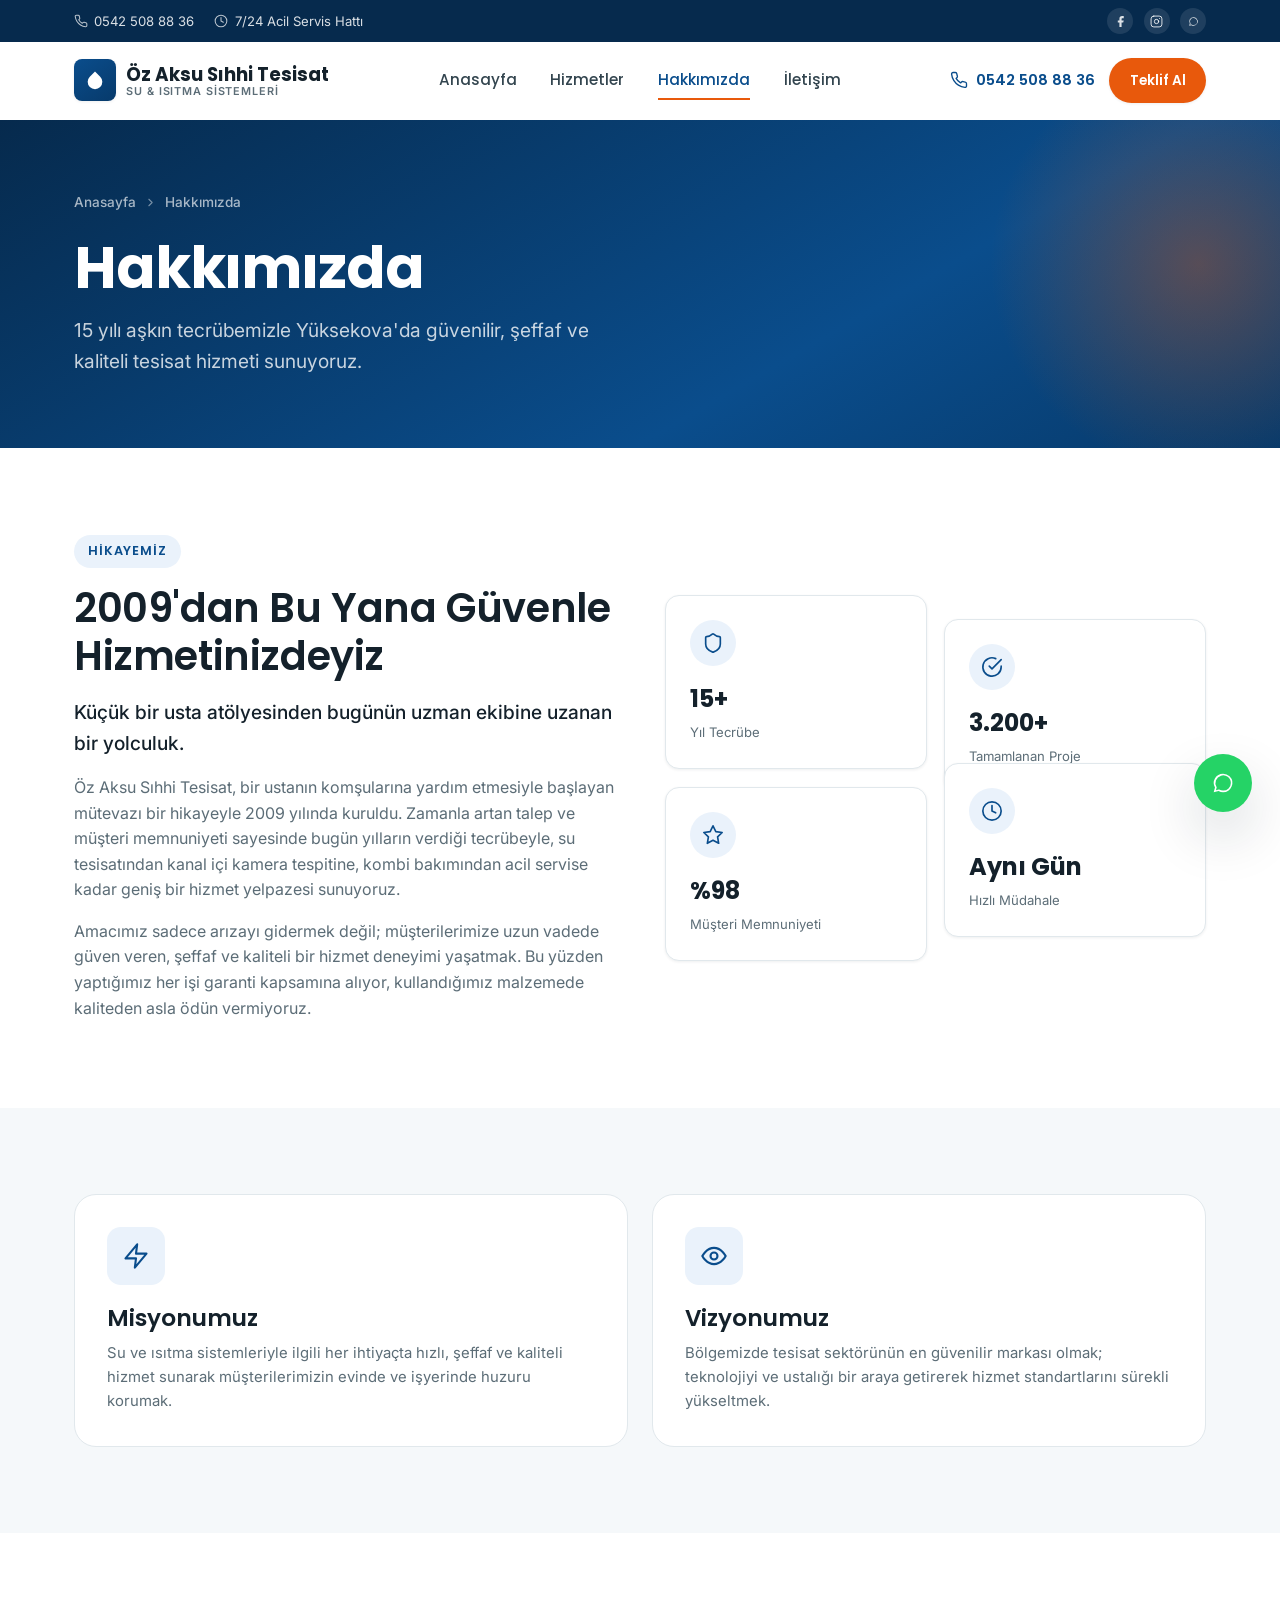
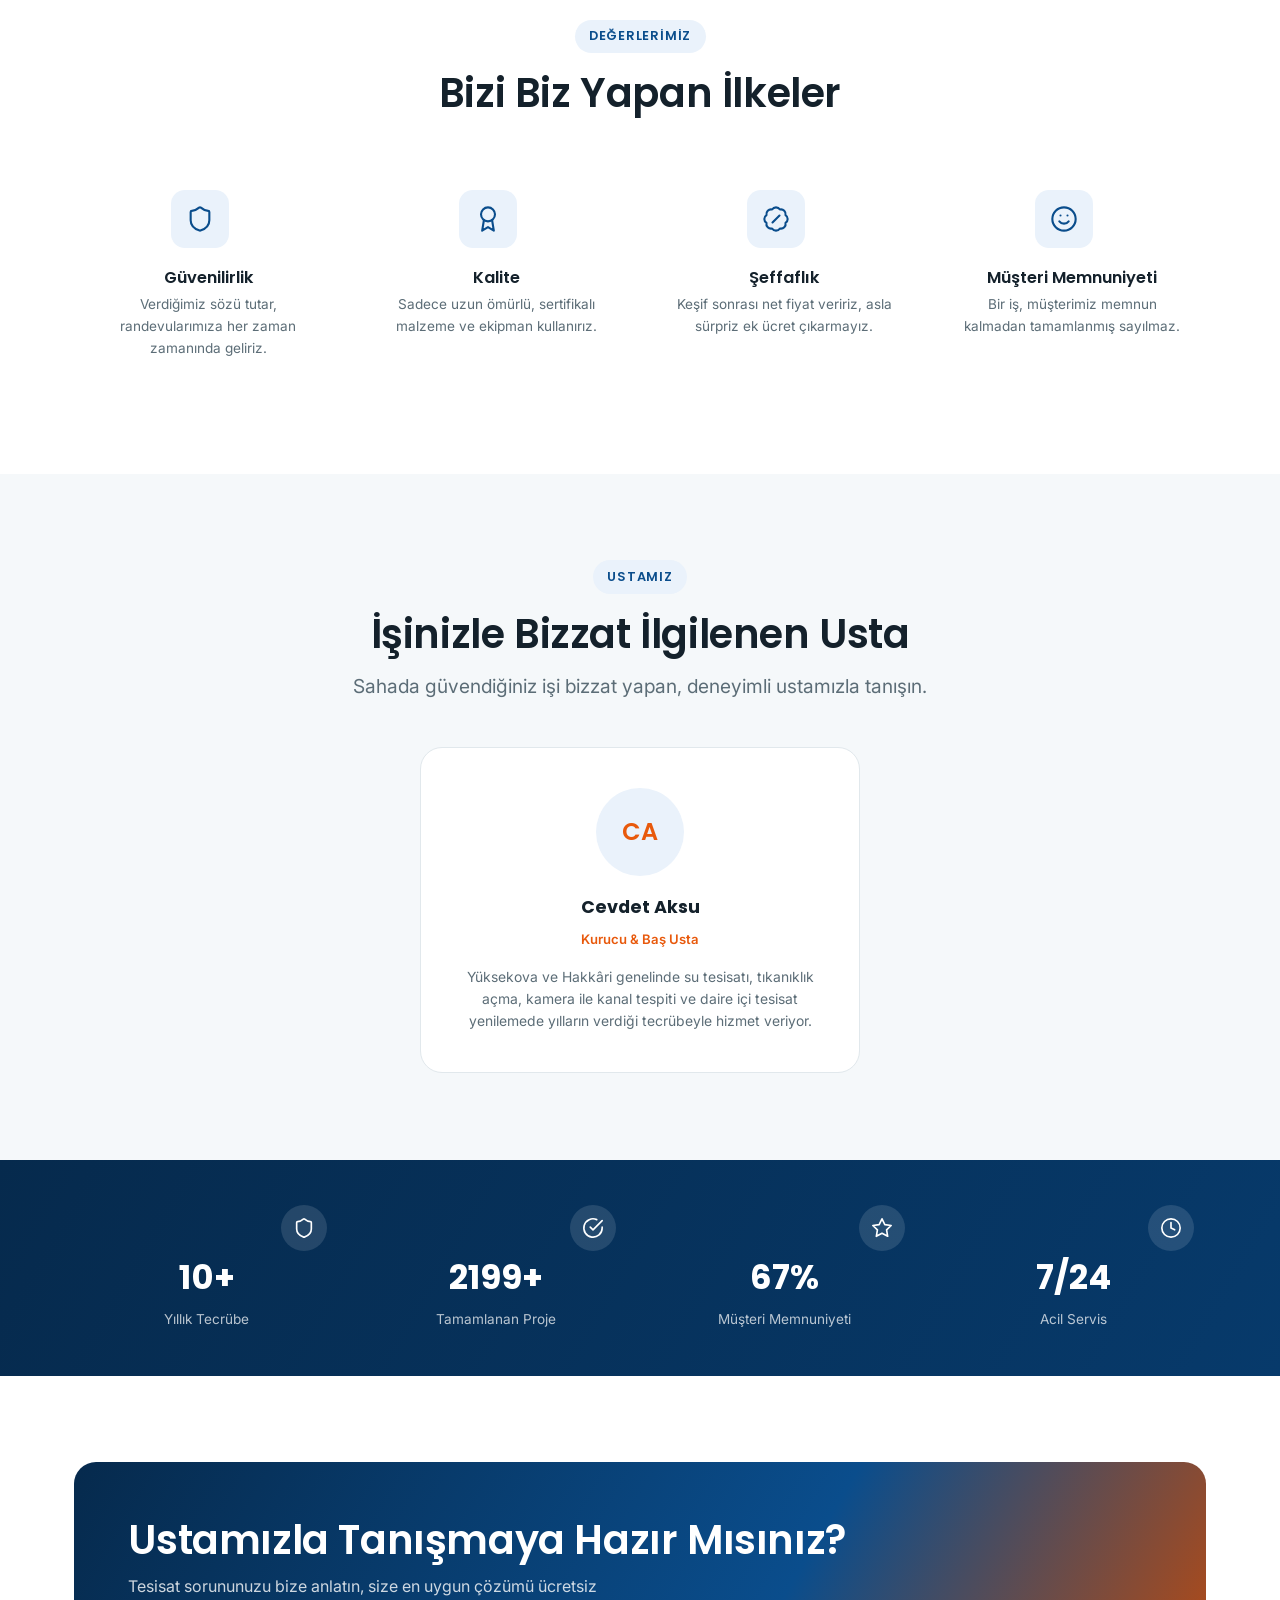
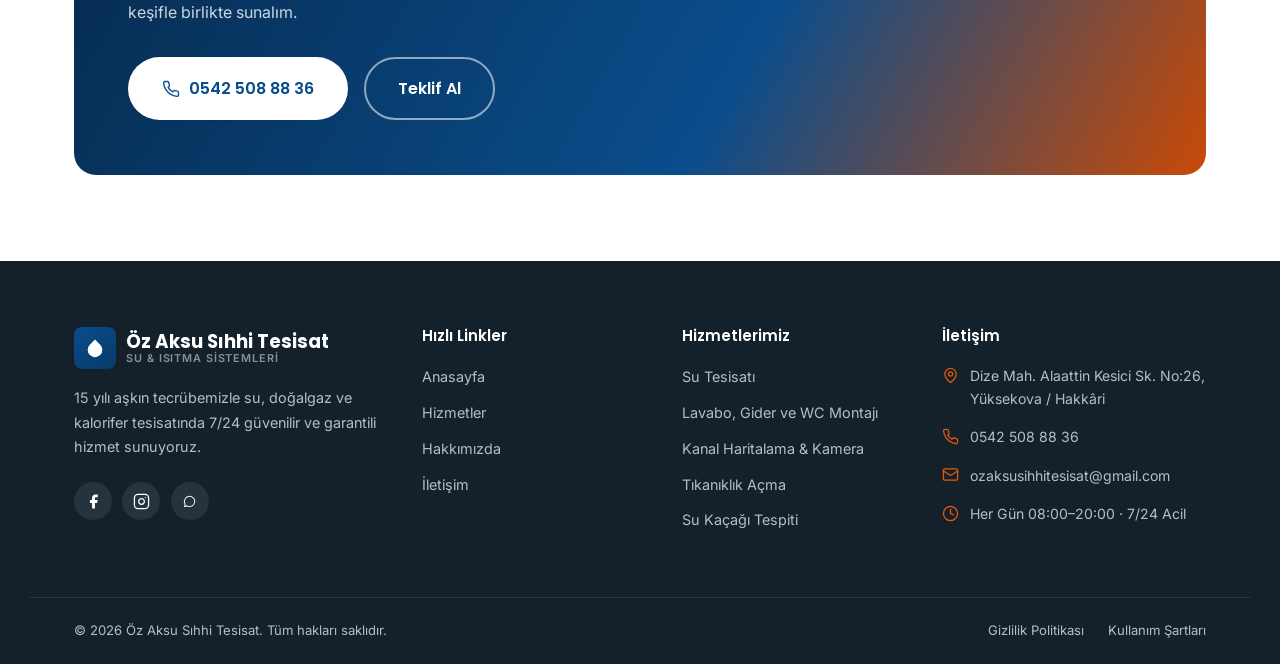
<file: tesisat-website/hakkimizda.html>
<!doctype html>
<html lang="tr">
<head>
<meta charset="UTF-8">
<meta name="viewport" content="width=device-width, initial-scale=1">
<title>Hakkımızda | Öz Aksu Sıhhi Tesisat</title>
<meta name="description" content="2009'dan bu yana Yüksekova'da güvenilir tesisat hizmeti. Misyonumuz, değerlerimiz ve ustamız hakkında bilgi alın.">
<meta name="theme-color" content="#0a4d8c">
<link rel="icon" type="image/svg+xml" href="assets/img/favicon.svg">
<meta property="og:type" content="website">
<meta property="og:locale" content="tr_TR">
<meta property="og:title" content="Hakkımızda | Öz Aksu Sıhhi Tesisat">
<meta property="og:description" content="2009'dan bu yana Yüksekova'da güvenilir tesisat hizmeti sunan ustamızı ve değerlerimizi tanıyın.">
<link rel="preconnect" href="https://fonts.googleapis.com">
<link rel="preconnect" href="https://fonts.gstatic.com" crossorigin>
<link href="https://fonts.googleapis.com/css2?family=Inter:wght@400;500;600;700&family=Poppins:wght@500;600;700&display=swap" rel="stylesheet">
<link rel="stylesheet" href="assets/css/style.css">
</head>
<body>
<a class="skip-link" href="#main">İçeriğe geç</a>

<div class="topbar">
  <div class="container">
    <div class="topbar-info">
      <a href="tel:+905425088836">
        <svg width="24" height="24" viewBox="0 0 24 24" fill="none" stroke="currentColor" stroke-width="1.8" stroke-linecap="round" stroke-linejoin="round" aria-hidden="true"><path d="M22 16.92v3a2 2 0 0 1-2.18 2 19.79 19.79 0 0 1-8.63-3.07 19.5 19.5 0 0 1-6-6 19.79 19.79 0 0 1-3.07-8.67A2 2 0 0 1 4.11 2h3a2 2 0 0 1 2 1.72c.127.96.361 1.903.7 2.81a2 2 0 0 1-.45 2.11L8.09 9.91a16 16 0 0 0 6 6l1.27-1.27a2 2 0 0 1 2.11-.45c.907.339 1.85.573 2.81.7A2 2 0 0 1 22 16.92z"/></svg>
        0542 508 88 36
      </a>
      <span>
        <svg width="24" height="24" viewBox="0 0 24 24" fill="none" stroke="currentColor" stroke-width="1.8" stroke-linecap="round" stroke-linejoin="round" aria-hidden="true"><circle cx="12" cy="12" r="10"/><polyline points="12 6 12 12 16 14"/></svg>
        7/24 Acil Servis Hattı
      </span>
    </div>
    <div class="topbar-social">
      <a href="#" aria-label="Facebook sayfamız">
        <svg width="24" height="24" viewBox="0 0 24 24" fill="currentColor" aria-hidden="true"><path d="M18 2h-3a5 5 0 0 0-5 5v3H7v4h3v8h4v-8h3l1-4h-4V7a1 1 0 0 1 1-1h3z"/></svg>
      </a>
      <a href="#" aria-label="Instagram sayfamız">
        <svg width="24" height="24" viewBox="0 0 24 24" fill="none" stroke="currentColor" stroke-width="1.8" stroke-linecap="round" stroke-linejoin="round" aria-hidden="true"><rect width="20" height="20" x="2" y="2" rx="5"/><path d="M16 11.37A4 4 0 1 1 12.63 8 4 4 0 0 1 16 11.37z"/><line x1="17.5" x2="17.51" y1="6.5" y2="6.5"/></svg>
      </a>
      <a href="https://wa.me/905425088836" aria-label="WhatsApp hattımız">
        <svg width="24" height="24" viewBox="0 0 24 24" fill="currentColor" aria-hidden="true"><path d="M17.6 6.32A7.85 7.85 0 0 0 12.05 4a7.94 7.94 0 0 0-6.9 11.9L4 20l4.2-1.1a7.9 7.9 0 0 0 3.85 1 7.94 7.94 0 0 0 5.55-13.58zM12.05 18.53a6.58 6.58 0 0 1-3.36-.92l-.24-.14-2.5.65.67-2.44-.16-.25a6.6 6.6 0 1 1 12.26-3.5 6.56 6.56 0 0 1-6.665 6.6z"/></svg>
      </a>
    </div>
  </div>
</div>

<header class="header">
  <div class="container nav">
    <a class="brand" href="index.html">
      <span class="brand-mark">
        <svg width="24" height="24" viewBox="0 0 24 24" fill="currentColor" aria-hidden="true"><path d="M12 2.69l5.66 5.66a8 8 0 1 1-11.31 0z"/></svg>
      </span>
      <span class="brand-text">
        <span class="brand-name">Öz Aksu Sıhhi Tesisat</span>
        <span class="brand-tag">Su &amp; Isıtma Sistemleri</span>
      </span>
    </a>

    <nav class="nav-list" aria-label="Ana menü">
      <a class="nav-link" href="index.html">Anasayfa</a>
      <a class="nav-link" href="hizmetler.html">Hizmetler</a>
      <a class="nav-link" href="hakkimizda.html">Hakkımızda</a>
      <a class="nav-link" href="iletisim.html">İletişim</a>
    </nav>

    <div class="nav-actions">
      <a class="nav-phone" href="tel:+905425088836">
        <svg width="24" height="24" viewBox="0 0 24 24" fill="none" stroke="currentColor" stroke-width="1.8" stroke-linecap="round" stroke-linejoin="round" aria-hidden="true"><path d="M22 16.92v3a2 2 0 0 1-2.18 2 19.79 19.79 0 0 1-8.63-3.07 19.5 19.5 0 0 1-6-6 19.79 19.79 0 0 1-3.07-8.67A2 2 0 0 1 4.11 2h3a2 2 0 0 1 2 1.72c.127.96.361 1.903.7 2.81a2 2 0 0 1-.45 2.11L8.09 9.91a16 16 0 0 0 6 6l1.27-1.27a2 2 0 0 1 2.11-.45c.907.339 1.85.573 2.81.7A2 2 0 0 1 22 16.92z"/></svg>
        0542 508 88 36
      </a>
      <a class="btn btn-primary btn-sm" href="iletisim.html">Teklif Al</a>
      <button class="menu-toggle" type="button" aria-label="Menüyü aç" aria-expanded="false" aria-controls="nav-list">
        <svg class="icon-open" width="24" height="24" viewBox="0 0 24 24" fill="none" stroke="currentColor" stroke-width="1.8" stroke-linecap="round" stroke-linejoin="round" aria-hidden="true"><line x1="4" x2="20" y1="6" y2="6"/><line x1="4" x2="20" y1="12" y2="12"/><line x1="4" x2="20" y1="18" y2="18"/></svg>
        <svg class="icon-close" width="24" height="24" viewBox="0 0 24 24" fill="none" stroke="currentColor" stroke-width="1.8" stroke-linecap="round" stroke-linejoin="round" aria-hidden="true"><path d="M18 6 6 18"/><path d="m6 6 12 12"/></svg>
      </button>
    </div>
  </div>
  <div class="nav-backdrop"></div>
</header>

<main id="main">

  <section class="page-banner">
    <div class="container">
      <div class="breadcrumb">
        <a href="index.html">Anasayfa</a>
        <svg width="24" height="24" viewBox="0 0 24 24" fill="none" stroke="currentColor" stroke-width="2" stroke-linecap="round" stroke-linejoin="round"><path d="m9 18 6-6-6-6"/></svg>
        <span>Hakkımızda</span>
      </div>
      <h1>Hakkımızda</h1>
      <p>15 yılı aşkın tecrübemizle Yüksekova'da güvenilir, şeffaf ve kaliteli tesisat hizmeti sunuyoruz.</p>
    </div>
  </section>

  <section class="section" aria-label="Hikayemiz">
    <div class="container about-grid">
      <div data-reveal>
        <span class="eyebrow">Hikayemiz</span>
        <h2 style="margin-bottom:1.1rem">2009'dan Bu Yana Güvenle Hizmetinizdeyiz</h2>
        <p class="lead">Küçük bir usta atölyesinden bugünün uzman ekibine uzanan bir yolculuk.</p>
        <p>Öz Aksu Sıhhi Tesisat, bir ustanın komşularına yardım etmesiyle başlayan mütevazı bir hikayeyle 2009 yılında kuruldu. Zamanla artan talep ve müşteri memnuniyeti sayesinde bugün yılların verdiği tecrübeyle, su tesisatından kanal içi kamera tespitine, kombi bakımından acil servise kadar geniş bir hizmet yelpazesi sunuyoruz.</p>
        <p>Amacımız sadece arızayı gidermek değil; müşterilerimize uzun vadede güven veren, şeffaf ve kaliteli bir hizmet deneyimi yaşatmak. Bu yüzden yaptığımız her işi garanti kapsamına alıyor, kullandığımız malzemede kaliteden asla ödün vermiyoruz.</p>
      </div>
      <div class="mini-stats-grid" data-reveal>
        <div class="mini-stat-card">
          <span class="stat-icon"><svg width="24" height="24" viewBox="0 0 24 24" fill="none" stroke="currentColor" stroke-width="1.8" stroke-linecap="round" stroke-linejoin="round"><path d="M20 13c0 5-3.5 7.5-7.66 8.95a1 1 0 0 1-.67-.01C7.5 20.5 4 18 4 13V6a1 1 0 0 1 1-1c2 0 4.5-1.2 6.24-2.72a1.17 1.17 0 0 1 1.52 0C14.51 3.81 17 5 19 5a1 1 0 0 1 1 1z"/></svg></span>
          <strong>15+</strong>
          <span>Yıl Tecrübe</span>
        </div>
        <div class="mini-stat-card">
          <span class="stat-icon"><svg width="24" height="24" viewBox="0 0 24 24" fill="none" stroke="currentColor" stroke-width="1.8" stroke-linecap="round" stroke-linejoin="round"><path d="M22 11.08V12a10 10 0 1 1-5.93-9.14"/><polyline points="22 4 12 14.01 9 11.01"/></svg></span>
          <strong>3.200+</strong>
          <span>Tamamlanan Proje</span>
        </div>
        <div class="mini-stat-card">
          <span class="stat-icon"><svg width="24" height="24" viewBox="0 0 24 24" fill="none" stroke="currentColor" stroke-width="1.8" stroke-linecap="round" stroke-linejoin="round"><polygon points="12 2 15.09 8.26 22 9.27 17 14.14 18.18 21.02 12 17.77 5.82 21.02 7 14.14 2 9.27 8.91 8.26 12 2"/></svg></span>
          <strong>%98</strong>
          <span>Müşteri Memnuniyeti</span>
        </div>
        <div class="mini-stat-card">
          <span class="stat-icon"><svg width="24" height="24" viewBox="0 0 24 24" fill="none" stroke="currentColor" stroke-width="1.8" stroke-linecap="round" stroke-linejoin="round"><circle cx="12" cy="12" r="10"/><polyline points="12 6 12 12 16 14"/></svg></span>
          <strong>Aynı Gün</strong>
          <span>Hızlı Müdahale</span>
        </div>
      </div>
    </div>
  </section>

  <section class="section section-alt" aria-label="Misyon ve Vizyon">
    <div class="container mv-grid">
      <div class="mv-card" data-reveal>
        <span class="service-icon"><svg width="24" height="24" viewBox="0 0 24 24" fill="none" stroke="currentColor" stroke-width="1.8" stroke-linecap="round" stroke-linejoin="round"><polygon points="13 2 3 14 12 14 11 22 21 10 12 10 13 2"/></svg></span>
        <h3>Misyonumuz</h3>
        <p>Su ve ısıtma sistemleriyle ilgili her ihtiyaçta hızlı, şeffaf ve kaliteli hizmet sunarak müşterilerimizin evinde ve işyerinde huzuru korumak.</p>
      </div>
      <div class="mv-card" data-reveal>
        <span class="service-icon"><svg width="24" height="24" viewBox="0 0 24 24" fill="none" stroke="currentColor" stroke-width="1.8" stroke-linecap="round" stroke-linejoin="round"><path d="M2 12s3.5-7 10-7 10 7 10 7-3.5 7-10 7-10-7-10-7Z"/><circle cx="12" cy="12" r="3"/></svg></span>
        <h3>Vizyonumuz</h3>
        <p>Bölgemizde tesisat sektörünün en güvenilir markası olmak; teknolojiyi ve ustalığı bir araya getirerek hizmet standartlarını sürekli yükseltmek.</p>
      </div>
    </div>
  </section>

  <section class="section" aria-labelledby="degerler-baslik">
    <div class="container">
      <div class="section-header center">
        <span class="eyebrow">Değerlerimiz</span>
        <h2 id="degerler-baslik">Bizi Biz Yapan İlkeler</h2>
      </div>
      <div class="values-grid">
        <div class="value-card" data-reveal>
          <span class="service-icon"><svg width="24" height="24" viewBox="0 0 24 24" fill="none" stroke="currentColor" stroke-width="1.8" stroke-linecap="round" stroke-linejoin="round"><path d="M20 13c0 5-3.5 7.5-7.66 8.95a1 1 0 0 1-.67-.01C7.5 20.5 4 18 4 13V6a1 1 0 0 1 1-1c2 0 4.5-1.2 6.24-2.72a1.17 1.17 0 0 1 1.52 0C14.51 3.81 17 5 19 5a1 1 0 0 1 1 1z"/></svg></span>
          <h3>Güvenilirlik</h3>
          <p>Verdiğimiz sözü tutar, randevularımıza her zaman zamanında geliriz.</p>
        </div>
        <div class="value-card" data-reveal>
          <span class="service-icon"><svg width="24" height="24" viewBox="0 0 24 24" fill="none" stroke="currentColor" stroke-width="1.8" stroke-linecap="round" stroke-linejoin="round"><circle cx="12" cy="8" r="6"/><path d="M15.477 12.89 17 22l-5-3-5 3 1.523-9.11"/></svg></span>
          <h3>Kalite</h3>
          <p>Sadece uzun ömürlü, sertifikalı malzeme ve ekipman kullanırız.</p>
        </div>
        <div class="value-card" data-reveal>
          <span class="service-icon"><svg width="24" height="24" viewBox="0 0 24 24" fill="none" stroke="currentColor" stroke-width="1.8" stroke-linecap="round" stroke-linejoin="round"><path d="M3.85 8.62a4 4 0 0 1 4.78-4.77 4 4 0 0 1 6.74 0 4 4 0 0 1 4.78 4.78 4 4 0 0 1 0 6.74 4 4 0 0 1-4.77 4.78 4 4 0 0 1-6.75 0 4 4 0 0 1-4.78-4.77 4 4 0 0 1 0-6.76Z"/><path d="m15 9-6 6"/></svg></span>
          <h3>Şeffaflık</h3>
          <p>Keşif sonrası net fiyat veririz, asla sürpriz ek ücret çıkarmayız.</p>
        </div>
        <div class="value-card" data-reveal>
          <span class="service-icon"><svg width="24" height="24" viewBox="0 0 24 24" fill="none" stroke="currentColor" stroke-width="1.8" stroke-linecap="round" stroke-linejoin="round"><circle cx="12" cy="12" r="10"/><path d="M8 14s1.5 2 4 2 4-2 4-2"/><line x1="9" x2="9.01" y1="9" y2="9"/><line x1="15" x2="15.01" y1="9" y2="9"/></svg></span>
          <h3>Müşteri Memnuniyeti</h3>
          <p>Bir iş, müşterimiz memnun kalmadan tamamlanmış sayılmaz.</p>
        </div>
      </div>
    </div>
  </section>

  <section class="section section-alt" aria-labelledby="ekip-baslik">
    <div class="container">
      <div class="section-header center">
        <span class="eyebrow">Ustamız</span>
        <h2 id="ekip-baslik">İşinizle Bizzat İlgilenen Usta</h2>
        <p>Sahada güvendiğiniz işi bizzat yapan, deneyimli ustamızla tanışın.</p>
      </div>
      <div class="team-grid">
        <div class="team-card" data-reveal>
          <span class="avatar-circle">CA</span>
          <strong>Cevdet Aksu</strong>
          <span>Kurucu &amp; Baş Usta</span>
          <p class="team-bio">Yüksekova ve Hakkâri genelinde su tesisatı, tıkanıklık açma, kamera ile kanal tespiti ve daire içi tesisat yenilemede yılların verdiği tecrübeyle hizmet veriyor.</p>
        </div>
      </div>
    </div>
  </section>

  <section class="stats">
    <div class="container stats-grid">
      <div class="stat-card" data-reveal>
        <span class="stat-icon"><svg width="24" height="24" viewBox="0 0 24 24" fill="none" stroke="currentColor" stroke-width="1.8" stroke-linecap="round" stroke-linejoin="round"><path d="M20 13c0 5-3.5 7.5-7.66 8.95a1 1 0 0 1-.67-.01C7.5 20.5 4 18 4 13V6a1 1 0 0 1 1-1c2 0 4.5-1.2 6.24-2.72a1.17 1.17 0 0 1 1.52 0C14.51 3.81 17 5 19 5a1 1 0 0 1 1 1z"/></svg></span>
        <div class="stat-number"><span data-count="15" data-suffix="+">0</span></div>
        <div class="stat-label">Yıllık Tecrübe</div>
      </div>
      <div class="stat-card" data-reveal>
        <span class="stat-icon"><svg width="24" height="24" viewBox="0 0 24 24" fill="none" stroke="currentColor" stroke-width="1.8" stroke-linecap="round" stroke-linejoin="round"><path d="M22 11.08V12a10 10 0 1 1-5.93-9.14"/><polyline points="22 4 12 14.01 9 11.01"/></svg></span>
        <div class="stat-number"><span data-count="3200" data-suffix="+">0</span></div>
        <div class="stat-label">Tamamlanan Proje</div>
      </div>
      <div class="stat-card" data-reveal>
        <span class="stat-icon"><svg width="24" height="24" viewBox="0 0 24 24" fill="none" stroke="currentColor" stroke-width="1.8" stroke-linecap="round" stroke-linejoin="round"><polygon points="12 2 15.09 8.26 22 9.27 17 14.14 18.18 21.02 12 17.77 5.82 21.02 7 14.14 2 9.27 8.91 8.26 12 2"/></svg></span>
        <div class="stat-number"><span data-count="98" data-suffix="%">0</span></div>
        <div class="stat-label">Müşteri Memnuniyeti</div>
      </div>
      <div class="stat-card" data-reveal>
        <span class="stat-icon"><svg width="24" height="24" viewBox="0 0 24 24" fill="none" stroke="currentColor" stroke-width="1.8" stroke-linecap="round" stroke-linejoin="round"><circle cx="12" cy="12" r="10"/><polyline points="12 6 12 12 16 14"/></svg></span>
        <div class="stat-number">7/24</div>
        <div class="stat-label">Acil Servis</div>
      </div>
    </div>
  </section>

  <section class="section">
    <div class="container">
      <div class="cta-banner" data-reveal>
        <div>
          <h2>Ustamızla Tanışmaya Hazır Mısınız?</h2>
          <p>Tesisat sorununuzu bize anlatın, size en uygun çözümü ücretsiz keşifle birlikte sunalım.</p>
        </div>
        <div class="cta-actions">
          <a class="btn btn-white btn-lg" href="tel:+905425088836">
            <svg width="24" height="24" viewBox="0 0 24 24" fill="none" stroke="currentColor" stroke-width="1.8" stroke-linecap="round" stroke-linejoin="round"><path d="M22 16.92v3a2 2 0 0 1-2.18 2 19.79 19.79 0 0 1-8.63-3.07 19.5 19.5 0 0 1-6-6 19.79 19.79 0 0 1-3.07-8.67A2 2 0 0 1 4.11 2h3a2 2 0 0 1 2 1.72c.127.96.361 1.903.7 2.81a2 2 0 0 1-.45 2.11L8.09 9.91a16 16 0 0 0 6 6l1.27-1.27a2 2 0 0 1 2.11-.45c.907.339 1.85.573 2.81.7A2 2 0 0 1 22 16.92z"/></svg>
            0542 508 88 36
          </a>
          <a class="btn btn-outline btn-lg" href="iletisim.html">Teklif Al</a>
        </div>
      </div>
    </div>
  </section>

</main>

<footer class="footer">
  <div class="container footer-top">
    <div class="footer-grid">
      <div>
        <a class="brand" href="index.html">
          <span class="brand-mark"><svg width="24" height="24" viewBox="0 0 24 24" fill="currentColor"><path d="M12 2.69l5.66 5.66a8 8 0 1 1-11.31 0z"/></svg></span>
          <span class="brand-text">
            <span class="brand-name">Öz Aksu Sıhhi Tesisat</span>
            <span class="brand-tag">Su &amp; Isıtma Sistemleri</span>
          </span>
        </a>
        <p class="footer-about">15 yılı aşkın tecrübemizle su, doğalgaz ve kalorifer tesisatında 7/24 güvenilir ve garantili hizmet sunuyoruz.</p>
        <div class="social-links">
          <a href="#" aria-label="Facebook"><svg width="24" height="24" viewBox="0 0 24 24" fill="currentColor"><path d="M18 2h-3a5 5 0 0 0-5 5v3H7v4h3v8h4v-8h3l1-4h-4V7a1 1 0 0 1 1-1h3z"/></svg></a>
          <a href="#" aria-label="Instagram"><svg width="24" height="24" viewBox="0 0 24 24" fill="none" stroke="currentColor" stroke-width="1.8" stroke-linecap="round" stroke-linejoin="round"><rect width="20" height="20" x="2" y="2" rx="5"/><path d="M16 11.37A4 4 0 1 1 12.63 8 4 4 0 0 1 16 11.37z"/><line x1="17.5" x2="17.51" y1="6.5" y2="6.5"/></svg></a>
          <a href="https://wa.me/905425088836" aria-label="WhatsApp"><svg width="24" height="24" viewBox="0 0 24 24" fill="currentColor"><path d="M17.6 6.32A7.85 7.85 0 0 0 12.05 4a7.94 7.94 0 0 0-6.9 11.9L4 20l4.2-1.1a7.9 7.9 0 0 0 3.85 1 7.94 7.94 0 0 0 5.55-13.58zM12.05 18.53a6.58 6.58 0 0 1-3.36-.92l-.24-.14-2.5.65.67-2.44-.16-.25a6.6 6.6 0 1 1 12.26-3.5 6.56 6.56 0 0 1-6.665 6.6z"/></svg></a>
        </div>
      </div>
      <div>
        <h3 class="footer-heading">Hızlı Linkler</h3>
        <div class="footer-links">
          <a href="index.html">Anasayfa</a>
          <a href="hizmetler.html">Hizmetler</a>
          <a href="hakkimizda.html">Hakkımızda</a>
          <a href="iletisim.html">İletişim</a>
        </div>
      </div>
      <div>
        <h3 class="footer-heading">Hizmetlerimiz</h3>
        <div class="footer-links">
          <a href="hizmetler.html#su-tesisati">Su Tesisatı</a>
          <a href="hizmetler.html#lavabo-gider-wc">Lavabo, Gider ve WC Montajı</a>
          <a href="hizmetler.html#kanal-kamera">Kanal Haritalama &amp; Kamera</a>
          <a href="hizmetler.html#tikaniklik-acma">Tıkanıklık Açma</a>
          <a href="hizmetler.html#su-kacagi-tespiti">Su Kaçağı Tespiti</a>
        </div>
      </div>
      <div>
        <h3 class="footer-heading">İletişim</h3>
        <ul class="footer-contact">
          <li><svg width="24" height="24" viewBox="0 0 24 24" fill="none" stroke="currentColor" stroke-width="1.8" stroke-linecap="round" stroke-linejoin="round"><path d="M20 10c0 6-8 12-8 12s-8-6-8-12a8 8 0 0 1 16 0z"/><circle cx="12" cy="10" r="3"/></svg>Dize Mah. Alaattin Kesici Sk. No:26, Yüksekova / Hakkâri</li>
          <li><svg width="24" height="24" viewBox="0 0 24 24" fill="none" stroke="currentColor" stroke-width="1.8" stroke-linecap="round" stroke-linejoin="round"><path d="M22 16.92v3a2 2 0 0 1-2.18 2 19.79 19.79 0 0 1-8.63-3.07 19.5 19.5 0 0 1-6-6 19.79 19.79 0 0 1-3.07-8.67A2 2 0 0 1 4.11 2h3a2 2 0 0 1 2 1.72c.127.96.361 1.903.7 2.81a2 2 0 0 1-.45 2.11L8.09 9.91a16 16 0 0 0 6 6l1.27-1.27a2 2 0 0 1 2.11-.45c.907.339 1.85.573 2.81.7A2 2 0 0 1 22 16.92z"/></svg><a href="tel:+905425088836">0542 508 88 36</a></li>
          <li><svg width="24" height="24" viewBox="0 0 24 24" fill="none" stroke="currentColor" stroke-width="1.8" stroke-linecap="round" stroke-linejoin="round"><rect x="2" y="4" width="20" height="16" rx="2"/><path d="m22 7-8.97 5.7a1.94 1.94 0 0 1-2.06 0L2 7"/></svg><a href="mailto:ozaksusihhitesisat@gmail.com">ozaksusihhitesisat@gmail.com</a></li>
          <li><svg width="24" height="24" viewBox="0 0 24 24" fill="none" stroke="currentColor" stroke-width="1.8" stroke-linecap="round" stroke-linejoin="round"><circle cx="12" cy="12" r="10"/><polyline points="12 6 12 12 16 14"/></svg>Her Gün 08:00–20:00 · 7/24 Acil</li>
        </ul>
      </div>
    </div>
  </div>
  <div class="container footer-bottom">
    <span>© <span data-year>2026</span> Öz Aksu Sıhhi Tesisat. Tüm hakları saklıdır.</span>
    <div class="footer-bottom-links">
      <a href="#">Gizlilik Politikası</a>
      <a href="#">Kullanım Şartları</a>
    </div>
  </div>
</footer>

<a class="whatsapp-float" href="https://wa.me/905425088836" aria-label="WhatsApp ile yazın" target="_blank" rel="noopener">
  <svg width="24" height="24" viewBox="0 0 24 24" fill="currentColor"><path d="M17.6 6.32A7.85 7.85 0 0 0 12.05 4a7.94 7.94 0 0 0-6.9 11.9L4 20l4.2-1.1a7.9 7.9 0 0 0 3.85 1 7.94 7.94 0 0 0 5.55-13.58zM12.05 18.53a6.58 6.58 0 0 1-3.36-.92l-.24-.14-2.5.65.67-2.44-.16-.25a6.6 6.6 0 1 1 12.26-3.5 6.56 6.56 0 0 1-6.665 6.6z"/></svg>
</a>
<button class="back-to-top" type="button" aria-label="Sayfa başına dön">
  <svg width="24" height="24" viewBox="0 0 24 24" fill="none" stroke="currentColor" stroke-width="2" stroke-linecap="round" stroke-linejoin="round"><path d="m18 15-6-6-6 6"/></svg>
</button>
<div class="mobile-call-bar">
  <a href="tel:+905425088836">
    <svg width="24" height="24" viewBox="0 0 24 24" fill="none" stroke="currentColor" stroke-width="1.8" stroke-linecap="round" stroke-linejoin="round"><path d="M22 16.92v3a2 2 0 0 1-2.18 2 19.79 19.79 0 0 1-8.63-3.07 19.5 19.5 0 0 1-6-6 19.79 19.79 0 0 1-3.07-8.67A2 2 0 0 1 4.11 2h3a2 2 0 0 1 2 1.72c.127.96.361 1.903.7 2.81a2 2 0 0 1-.45 2.11L8.09 9.91a16 16 0 0 0 6 6l1.27-1.27a2 2 0 0 1 2.11-.45c.907.339 1.85.573 2.81.7A2 2 0 0 1 22 16.92z"/></svg>
    Hemen Ara: 0542 508 88 36
  </a>
</div>

<script src="assets/js/main.js"></script>
</body>
</html>
</file>
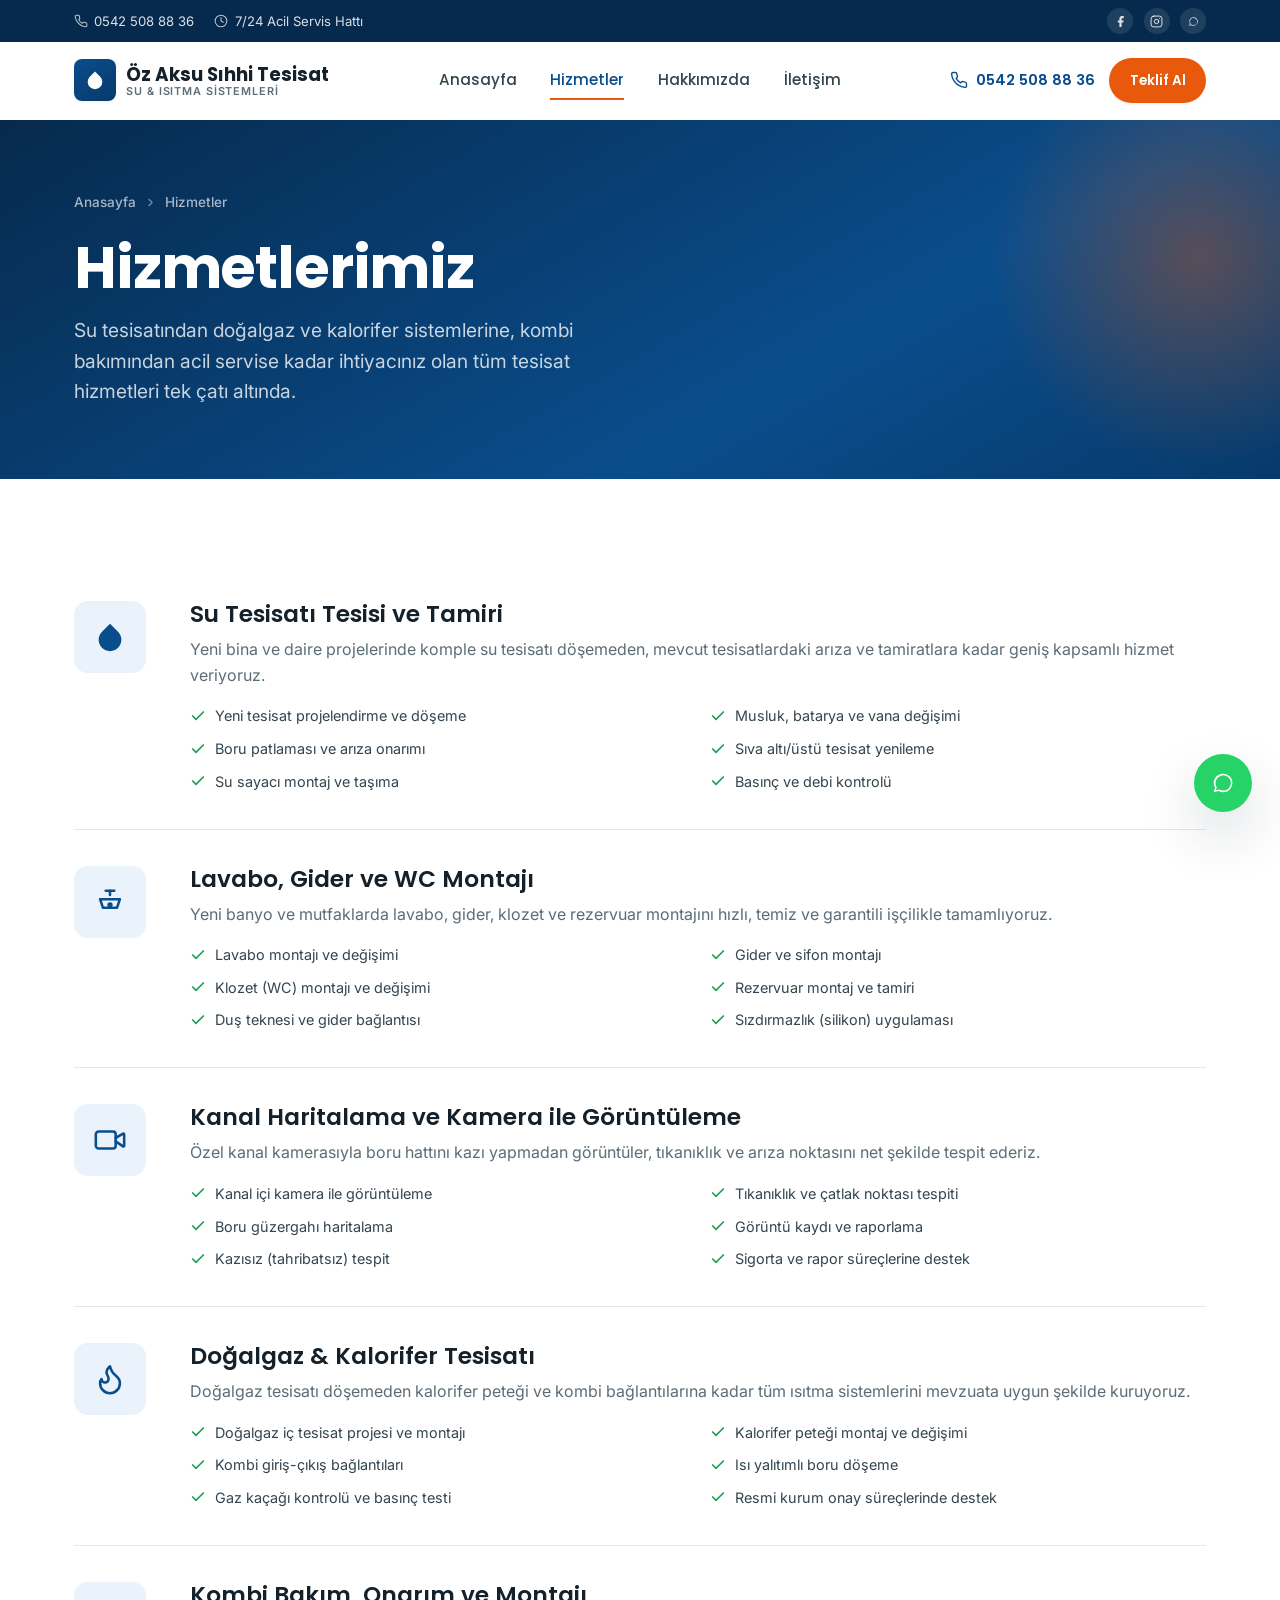
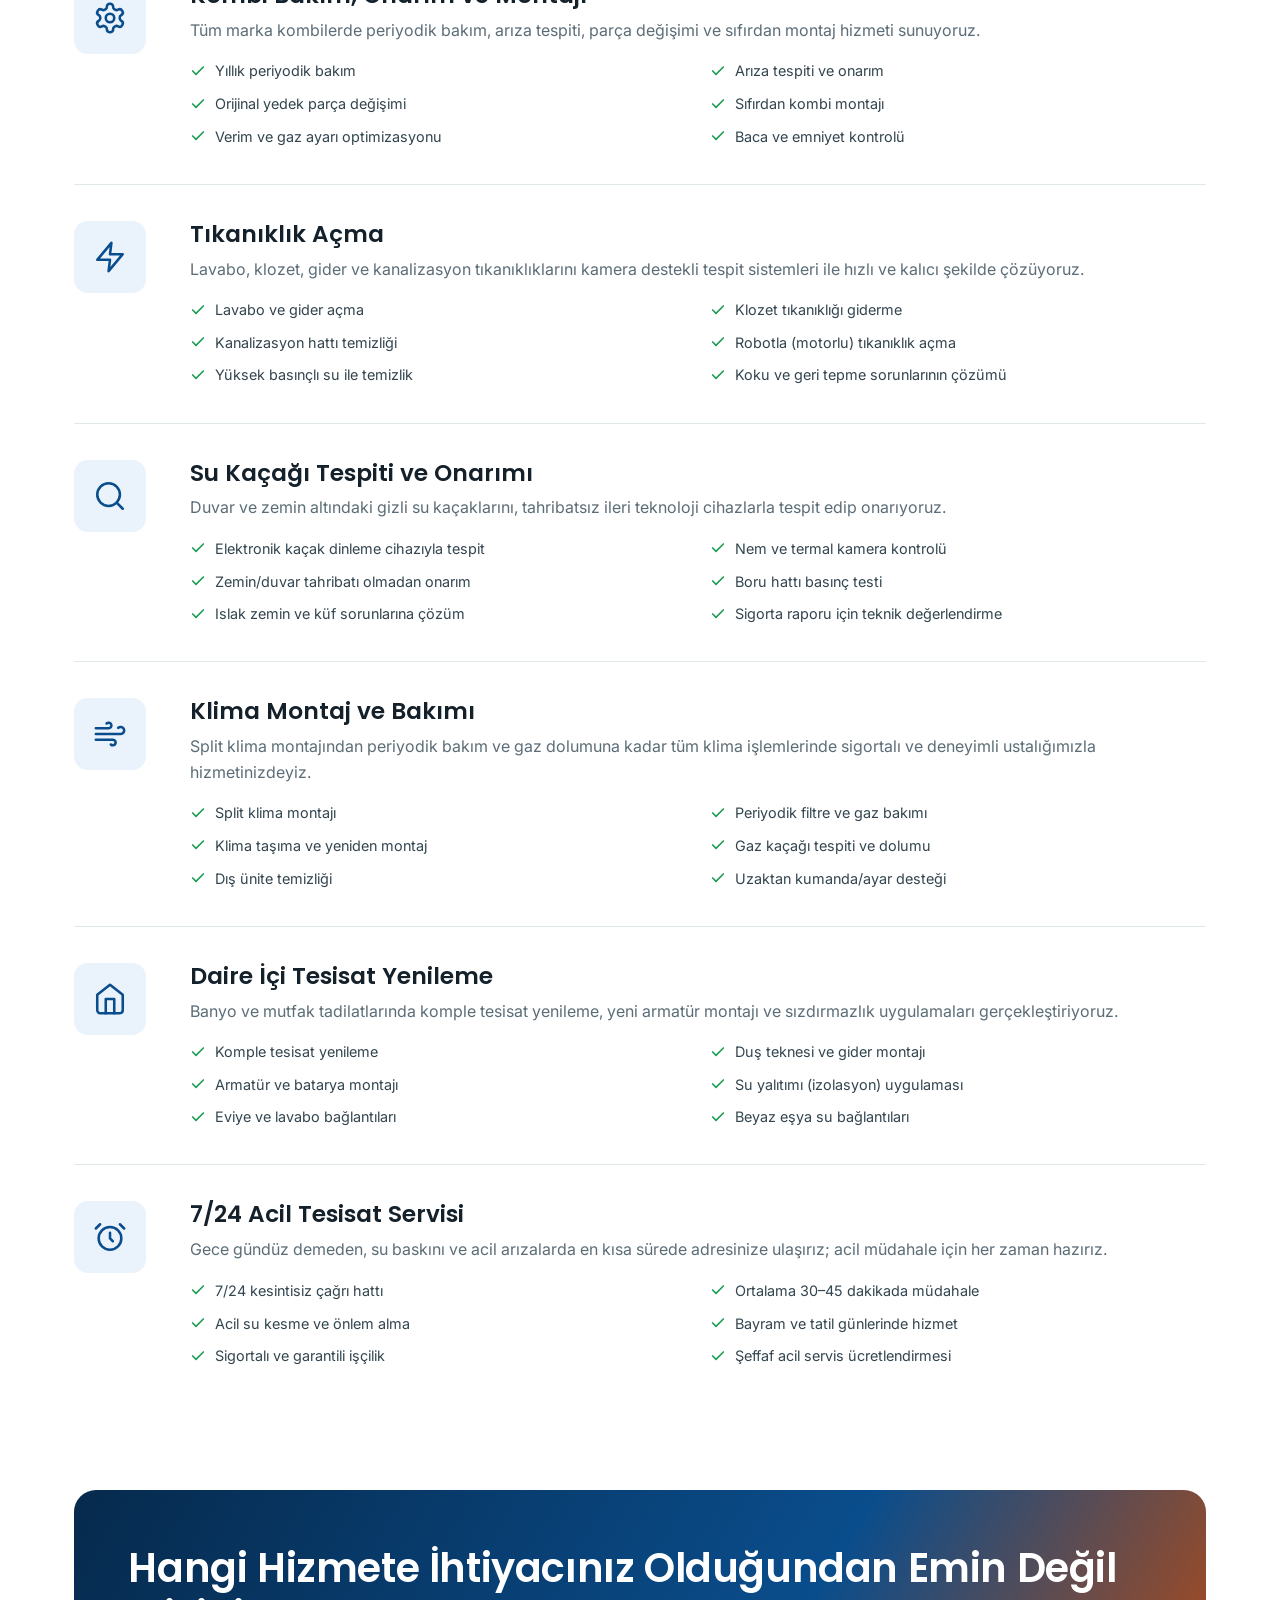
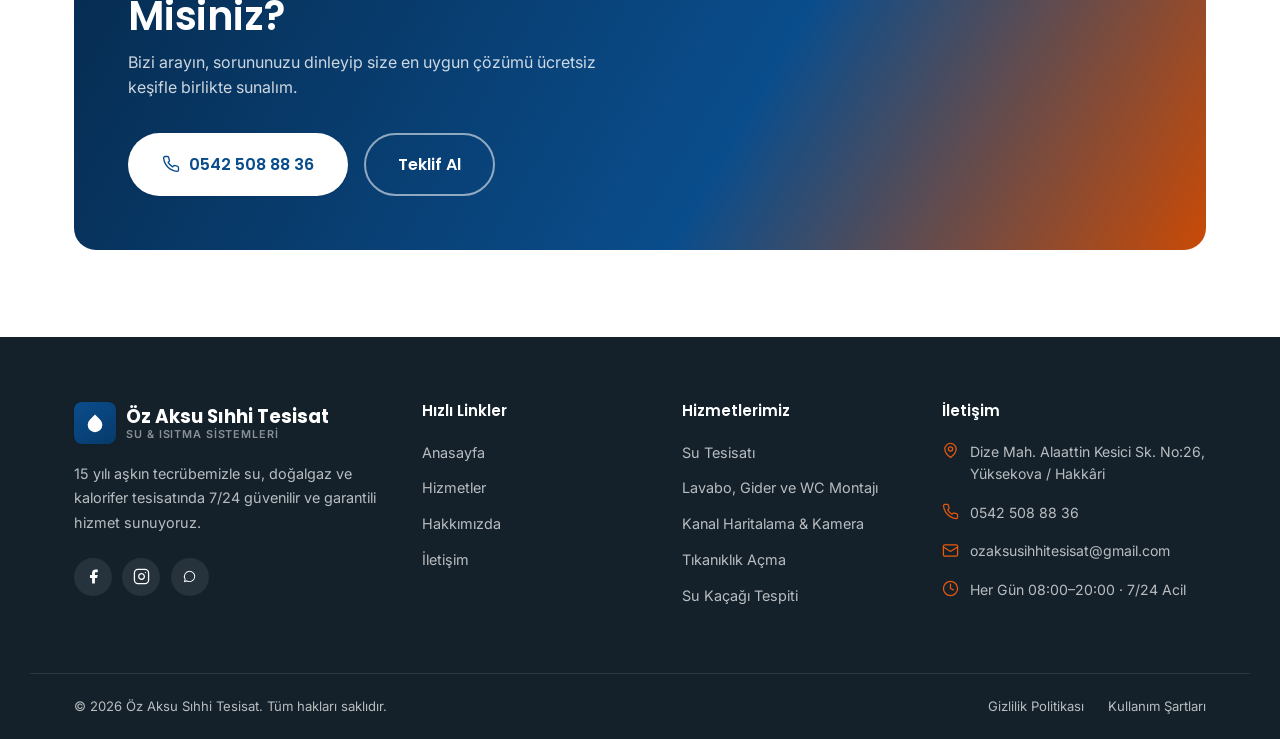
<file: tesisat-website/hizmetler.html>
<!doctype html>
<html lang="tr">
<head>
<meta charset="UTF-8">
<meta name="viewport" content="width=device-width, initial-scale=1">
<title>Hizmetlerimiz | Öz Aksu Sıhhi Tesisat</title>
<meta name="description" content="Su tesisatı, lavabo/gider/WC montajı, kanal kamerası ile tespit, tıkanıklık açma, su kaçağı tespiti, kombi bakımı ve 7/24 acil tesisat hizmetleri.">
<meta name="theme-color" content="#0a4d8c">
<link rel="icon" type="image/svg+xml" href="assets/img/favicon.svg">
<meta property="og:type" content="website">
<meta property="og:locale" content="tr_TR">
<meta property="og:title" content="Hizmetlerimiz | Öz Aksu Sıhhi Tesisat">
<meta property="og:description" content="Su tesisatı, kanal kamerası ile tespit, tıkanıklık açma, su kaçağı tespiti ve lavabo/WC montajında Yüksekova'nın uzman ustası.">
<link rel="preconnect" href="https://fonts.googleapis.com">
<link rel="preconnect" href="https://fonts.gstatic.com" crossorigin>
<link href="https://fonts.googleapis.com/css2?family=Inter:wght@400;500;600;700&family=Poppins:wght@500;600;700&display=swap" rel="stylesheet">
<link rel="stylesheet" href="assets/css/style.css">
</head>
<body>
<a class="skip-link" href="#main">İçeriğe geç</a>

<div class="topbar">
  <div class="container">
    <div class="topbar-info">
      <a href="tel:+905425088836">
        <svg width="24" height="24" viewBox="0 0 24 24" fill="none" stroke="currentColor" stroke-width="1.8" stroke-linecap="round" stroke-linejoin="round" aria-hidden="true"><path d="M22 16.92v3a2 2 0 0 1-2.18 2 19.79 19.79 0 0 1-8.63-3.07 19.5 19.5 0 0 1-6-6 19.79 19.79 0 0 1-3.07-8.67A2 2 0 0 1 4.11 2h3a2 2 0 0 1 2 1.72c.127.96.361 1.903.7 2.81a2 2 0 0 1-.45 2.11L8.09 9.91a16 16 0 0 0 6 6l1.27-1.27a2 2 0 0 1 2.11-.45c.907.339 1.85.573 2.81.7A2 2 0 0 1 22 16.92z"/></svg>
        0542 508 88 36
      </a>
      <span>
        <svg width="24" height="24" viewBox="0 0 24 24" fill="none" stroke="currentColor" stroke-width="1.8" stroke-linecap="round" stroke-linejoin="round" aria-hidden="true"><circle cx="12" cy="12" r="10"/><polyline points="12 6 12 12 16 14"/></svg>
        7/24 Acil Servis Hattı
      </span>
    </div>
    <div class="topbar-social">
      <a href="#" aria-label="Facebook sayfamız">
        <svg width="24" height="24" viewBox="0 0 24 24" fill="currentColor" aria-hidden="true"><path d="M18 2h-3a5 5 0 0 0-5 5v3H7v4h3v8h4v-8h3l1-4h-4V7a1 1 0 0 1 1-1h3z"/></svg>
      </a>
      <a href="#" aria-label="Instagram sayfamız">
        <svg width="24" height="24" viewBox="0 0 24 24" fill="none" stroke="currentColor" stroke-width="1.8" stroke-linecap="round" stroke-linejoin="round" aria-hidden="true"><rect width="20" height="20" x="2" y="2" rx="5"/><path d="M16 11.37A4 4 0 1 1 12.63 8 4 4 0 0 1 16 11.37z"/><line x1="17.5" x2="17.51" y1="6.5" y2="6.5"/></svg>
      </a>
      <a href="https://wa.me/905425088836" aria-label="WhatsApp hattımız">
        <svg width="24" height="24" viewBox="0 0 24 24" fill="currentColor" aria-hidden="true"><path d="M17.6 6.32A7.85 7.85 0 0 0 12.05 4a7.94 7.94 0 0 0-6.9 11.9L4 20l4.2-1.1a7.9 7.9 0 0 0 3.85 1 7.94 7.94 0 0 0 5.55-13.58zM12.05 18.53a6.58 6.58 0 0 1-3.36-.92l-.24-.14-2.5.65.67-2.44-.16-.25a6.6 6.6 0 1 1 12.26-3.5 6.56 6.56 0 0 1-6.665 6.6z"/></svg>
      </a>
    </div>
  </div>
</div>

<header class="header">
  <div class="container nav">
    <a class="brand" href="index.html">
      <span class="brand-mark">
        <svg width="24" height="24" viewBox="0 0 24 24" fill="currentColor" aria-hidden="true"><path d="M12 2.69l5.66 5.66a8 8 0 1 1-11.31 0z"/></svg>
      </span>
      <span class="brand-text">
        <span class="brand-name">Öz Aksu Sıhhi Tesisat</span>
        <span class="brand-tag">Su &amp; Isıtma Sistemleri</span>
      </span>
    </a>

    <nav class="nav-list" aria-label="Ana menü">
      <a class="nav-link" href="index.html">Anasayfa</a>
      <a class="nav-link" href="hizmetler.html">Hizmetler</a>
      <a class="nav-link" href="hakkimizda.html">Hakkımızda</a>
      <a class="nav-link" href="iletisim.html">İletişim</a>
    </nav>

    <div class="nav-actions">
      <a class="nav-phone" href="tel:+905425088836">
        <svg width="24" height="24" viewBox="0 0 24 24" fill="none" stroke="currentColor" stroke-width="1.8" stroke-linecap="round" stroke-linejoin="round" aria-hidden="true"><path d="M22 16.92v3a2 2 0 0 1-2.18 2 19.79 19.79 0 0 1-8.63-3.07 19.5 19.5 0 0 1-6-6 19.79 19.79 0 0 1-3.07-8.67A2 2 0 0 1 4.11 2h3a2 2 0 0 1 2 1.72c.127.96.361 1.903.7 2.81a2 2 0 0 1-.45 2.11L8.09 9.91a16 16 0 0 0 6 6l1.27-1.27a2 2 0 0 1 2.11-.45c.907.339 1.85.573 2.81.7A2 2 0 0 1 22 16.92z"/></svg>
        0542 508 88 36
      </a>
      <a class="btn btn-primary btn-sm" href="iletisim.html">Teklif Al</a>
      <button class="menu-toggle" type="button" aria-label="Menüyü aç" aria-expanded="false" aria-controls="nav-list">
        <svg class="icon-open" width="24" height="24" viewBox="0 0 24 24" fill="none" stroke="currentColor" stroke-width="1.8" stroke-linecap="round" stroke-linejoin="round" aria-hidden="true"><line x1="4" x2="20" y1="6" y2="6"/><line x1="4" x2="20" y1="12" y2="12"/><line x1="4" x2="20" y1="18" y2="18"/></svg>
        <svg class="icon-close" width="24" height="24" viewBox="0 0 24 24" fill="none" stroke="currentColor" stroke-width="1.8" stroke-linecap="round" stroke-linejoin="round" aria-hidden="true"><path d="M18 6 6 18"/><path d="m6 6 12 12"/></svg>
      </button>
    </div>
  </div>
  <div class="nav-backdrop"></div>
</header>

<main id="main">

  <section class="page-banner">
    <div class="container">
      <div class="breadcrumb">
        <a href="index.html">Anasayfa</a>
        <svg width="24" height="24" viewBox="0 0 24 24" fill="none" stroke="currentColor" stroke-width="2" stroke-linecap="round" stroke-linejoin="round"><path d="m9 18 6-6-6-6"/></svg>
        <span>Hizmetler</span>
      </div>
      <h1>Hizmetlerimiz</h1>
      <p>Su tesisatından doğalgaz ve kalorifer sistemlerine, kombi bakımından acil servise kadar ihtiyacınız olan tüm tesisat hizmetleri tek çatı altında.</p>
    </div>
  </section>

  <section class="section" aria-label="Hizmet listesi">
    <div class="container">

      <div class="service-detail" id="su-tesisati" data-reveal>
        <span class="service-icon"><svg width="24" height="24" viewBox="0 0 24 24" fill="currentColor"><path d="M12 2.69l5.66 5.66a8 8 0 1 1-11.31 0z"/></svg></span>
        <div>
          <h3>Su Tesisatı Tesisi ve Tamiri</h3>
          <p>Yeni bina ve daire projelerinde komple su tesisatı döşemeden, mevcut tesisatlardaki arıza ve tamiratlara kadar geniş kapsamlı hizmet veriyoruz.</p>
          <ul class="service-detail-list">
            <li><svg width="24" height="24" viewBox="0 0 24 24" fill="none" stroke="currentColor" stroke-width="2.5" stroke-linecap="round" stroke-linejoin="round"><polyline points="20 6 9 17 4 12"/></svg>Yeni tesisat projelendirme ve döşeme</li>
            <li><svg width="24" height="24" viewBox="0 0 24 24" fill="none" stroke="currentColor" stroke-width="2.5" stroke-linecap="round" stroke-linejoin="round"><polyline points="20 6 9 17 4 12"/></svg>Musluk, batarya ve vana değişimi</li>
            <li><svg width="24" height="24" viewBox="0 0 24 24" fill="none" stroke="currentColor" stroke-width="2.5" stroke-linecap="round" stroke-linejoin="round"><polyline points="20 6 9 17 4 12"/></svg>Boru patlaması ve arıza onarımı</li>
            <li><svg width="24" height="24" viewBox="0 0 24 24" fill="none" stroke="currentColor" stroke-width="2.5" stroke-linecap="round" stroke-linejoin="round"><polyline points="20 6 9 17 4 12"/></svg>Sıva altı/üstü tesisat yenileme</li>
            <li><svg width="24" height="24" viewBox="0 0 24 24" fill="none" stroke="currentColor" stroke-width="2.5" stroke-linecap="round" stroke-linejoin="round"><polyline points="20 6 9 17 4 12"/></svg>Su sayacı montaj ve taşıma</li>
            <li><svg width="24" height="24" viewBox="0 0 24 24" fill="none" stroke="currentColor" stroke-width="2.5" stroke-linecap="round" stroke-linejoin="round"><polyline points="20 6 9 17 4 12"/></svg>Basınç ve debi kontrolü</li>
          </ul>
        </div>
      </div>

      <div class="service-detail" id="lavabo-gider-wc" data-reveal>
        <span class="service-icon"><svg width="24" height="24" viewBox="0 0 24 24" fill="none" stroke="currentColor" stroke-width="1.8" stroke-linecap="round" stroke-linejoin="round"><path d="M5 10h14l-2 6H7z"/><path d="M12 4v3"/><path d="M9 4h6"/><circle cx="12" cy="14" r="1"/></svg></span>
        <div>
          <h3>Lavabo, Gider ve WC Montajı</h3>
          <p>Yeni banyo ve mutfaklarda lavabo, gider, klozet ve rezervuar montajını hızlı, temiz ve garantili işçilikle tamamlıyoruz.</p>
          <ul class="service-detail-list">
            <li><svg width="24" height="24" viewBox="0 0 24 24" fill="none" stroke="currentColor" stroke-width="2.5" stroke-linecap="round" stroke-linejoin="round"><polyline points="20 6 9 17 4 12"/></svg>Lavabo montajı ve değişimi</li>
            <li><svg width="24" height="24" viewBox="0 0 24 24" fill="none" stroke="currentColor" stroke-width="2.5" stroke-linecap="round" stroke-linejoin="round"><polyline points="20 6 9 17 4 12"/></svg>Gider ve sifon montajı</li>
            <li><svg width="24" height="24" viewBox="0 0 24 24" fill="none" stroke="currentColor" stroke-width="2.5" stroke-linecap="round" stroke-linejoin="round"><polyline points="20 6 9 17 4 12"/></svg>Klozet (WC) montajı ve değişimi</li>
            <li><svg width="24" height="24" viewBox="0 0 24 24" fill="none" stroke="currentColor" stroke-width="2.5" stroke-linecap="round" stroke-linejoin="round"><polyline points="20 6 9 17 4 12"/></svg>Rezervuar montaj ve tamiri</li>
            <li><svg width="24" height="24" viewBox="0 0 24 24" fill="none" stroke="currentColor" stroke-width="2.5" stroke-linecap="round" stroke-linejoin="round"><polyline points="20 6 9 17 4 12"/></svg>Duş teknesi ve gider bağlantısı</li>
            <li><svg width="24" height="24" viewBox="0 0 24 24" fill="none" stroke="currentColor" stroke-width="2.5" stroke-linecap="round" stroke-linejoin="round"><polyline points="20 6 9 17 4 12"/></svg>Sızdırmazlık (silikon) uygulaması</li>
          </ul>
        </div>
      </div>

      <div class="service-detail" id="kanal-kamera" data-reveal>
        <span class="service-icon"><svg width="24" height="24" viewBox="0 0 24 24" fill="none" stroke="currentColor" stroke-width="1.8" stroke-linecap="round" stroke-linejoin="round"><path d="m16 13 5.223 3.482a.5.5 0 0 0 .777-.416V7.87a.5.5 0 0 0-.752-.432L16 10.5"/><rect x="2" y="6" width="14" height="12" rx="2"/></svg></span>
        <div>
          <h3>Kanal Haritalama ve Kamera ile Görüntüleme</h3>
          <p>Özel kanal kamerasıyla boru hattını kazı yapmadan görüntüler, tıkanıklık ve arıza noktasını net şekilde tespit ederiz.</p>
          <ul class="service-detail-list">
            <li><svg width="24" height="24" viewBox="0 0 24 24" fill="none" stroke="currentColor" stroke-width="2.5" stroke-linecap="round" stroke-linejoin="round"><polyline points="20 6 9 17 4 12"/></svg>Kanal içi kamera ile görüntüleme</li>
            <li><svg width="24" height="24" viewBox="0 0 24 24" fill="none" stroke="currentColor" stroke-width="2.5" stroke-linecap="round" stroke-linejoin="round"><polyline points="20 6 9 17 4 12"/></svg>Tıkanıklık ve çatlak noktası tespiti</li>
            <li><svg width="24" height="24" viewBox="0 0 24 24" fill="none" stroke="currentColor" stroke-width="2.5" stroke-linecap="round" stroke-linejoin="round"><polyline points="20 6 9 17 4 12"/></svg>Boru güzergahı haritalama</li>
            <li><svg width="24" height="24" viewBox="0 0 24 24" fill="none" stroke="currentColor" stroke-width="2.5" stroke-linecap="round" stroke-linejoin="round"><polyline points="20 6 9 17 4 12"/></svg>Görüntü kaydı ve raporlama</li>
            <li><svg width="24" height="24" viewBox="0 0 24 24" fill="none" stroke="currentColor" stroke-width="2.5" stroke-linecap="round" stroke-linejoin="round"><polyline points="20 6 9 17 4 12"/></svg>Kazısız (tahribatsız) tespit</li>
            <li><svg width="24" height="24" viewBox="0 0 24 24" fill="none" stroke="currentColor" stroke-width="2.5" stroke-linecap="round" stroke-linejoin="round"><polyline points="20 6 9 17 4 12"/></svg>Sigorta ve rapor süreçlerine destek</li>
          </ul>
        </div>
      </div>

      <div class="service-detail" id="dogalgaz-kalorifer" data-reveal>
        <span class="service-icon"><svg width="24" height="24" viewBox="0 0 24 24" fill="none" stroke="currentColor" stroke-width="1.8" stroke-linecap="round" stroke-linejoin="round"><path d="M8.5 14.5A2.5 2.5 0 0 0 11 12c0-1.38-.5-2-1-3-1.072-2.143-.224-4.054 2-6 .5 2.5 2 4.9 4 6.5 2 1.6 3 3.5 3 5.5a7 7 0 1 1-14 0c0-1.153.433-2.294 1-3a2.5 2.5 0 0 0 2.5 2.5z"/></svg></span>
        <div>
          <h3>Doğalgaz &amp; Kalorifer Tesisatı</h3>
          <p>Doğalgaz tesisatı döşemeden kalorifer peteği ve kombi bağlantılarına kadar tüm ısıtma sistemlerini mevzuata uygun şekilde kuruyoruz.</p>
          <ul class="service-detail-list">
            <li><svg width="24" height="24" viewBox="0 0 24 24" fill="none" stroke="currentColor" stroke-width="2.5" stroke-linecap="round" stroke-linejoin="round"><polyline points="20 6 9 17 4 12"/></svg>Doğalgaz iç tesisat projesi ve montajı</li>
            <li><svg width="24" height="24" viewBox="0 0 24 24" fill="none" stroke="currentColor" stroke-width="2.5" stroke-linecap="round" stroke-linejoin="round"><polyline points="20 6 9 17 4 12"/></svg>Kalorifer peteği montaj ve değişimi</li>
            <li><svg width="24" height="24" viewBox="0 0 24 24" fill="none" stroke="currentColor" stroke-width="2.5" stroke-linecap="round" stroke-linejoin="round"><polyline points="20 6 9 17 4 12"/></svg>Kombi giriş-çıkış bağlantıları</li>
            <li><svg width="24" height="24" viewBox="0 0 24 24" fill="none" stroke="currentColor" stroke-width="2.5" stroke-linecap="round" stroke-linejoin="round"><polyline points="20 6 9 17 4 12"/></svg>Isı yalıtımlı boru döşeme</li>
            <li><svg width="24" height="24" viewBox="0 0 24 24" fill="none" stroke="currentColor" stroke-width="2.5" stroke-linecap="round" stroke-linejoin="round"><polyline points="20 6 9 17 4 12"/></svg>Gaz kaçağı kontrolü ve basınç testi</li>
            <li><svg width="24" height="24" viewBox="0 0 24 24" fill="none" stroke="currentColor" stroke-width="2.5" stroke-linecap="round" stroke-linejoin="round"><polyline points="20 6 9 17 4 12"/></svg>Resmi kurum onay süreçlerinde destek</li>
          </ul>
        </div>
      </div>

      <div class="service-detail" id="kombi-bakim" data-reveal>
        <span class="service-icon"><svg width="24" height="24" viewBox="0 0 24 24" fill="none" stroke="currentColor" stroke-width="1.8" stroke-linecap="round" stroke-linejoin="round"><path d="M12.22 2h-.44a2 2 0 0 0-2 2v.18a2 2 0 0 1-1 1.73l-.43.25a2 2 0 0 1-2 0l-.15-.08a2 2 0 0 0-2.73.73l-.22.38a2 2 0 0 0 .73 2.73l.15.1a2 2 0 0 1 1 1.72v.51a2 2 0 0 1-1 1.74l-.15.09a2 2 0 0 0-.73 2.73l.22.38a2 2 0 0 0 2.73.73l.15-.08a2 2 0 0 1 2 0l.43.25a2 2 0 0 1 1 1.73V20a2 2 0 0 0 2 2h.44a2 2 0 0 0 2-2v-.18a2 2 0 0 1 1-1.73l.43-.25a2 2 0 0 1 2 0l.15.08a2 2 0 0 0 2.73-.73l.22-.39a2 2 0 0 0-.73-2.73l-.15-.08a2 2 0 0 1-1-1.74v-.5a2 2 0 0 1 1-1.74l.15-.09a2 2 0 0 0 .73-2.73l-.22-.38a2 2 0 0 0-2.73-.73l-.15.08a2 2 0 0 1-2 0l-.43-.25a2 2 0 0 1-1-1.73V4a2 2 0 0 0-2-2z"/><circle cx="12" cy="12" r="3"/></svg></span>
        <div>
          <h3>Kombi Bakım, Onarım ve Montajı</h3>
          <p>Tüm marka kombilerde periyodik bakım, arıza tespiti, parça değişimi ve sıfırdan montaj hizmeti sunuyoruz.</p>
          <ul class="service-detail-list">
            <li><svg width="24" height="24" viewBox="0 0 24 24" fill="none" stroke="currentColor" stroke-width="2.5" stroke-linecap="round" stroke-linejoin="round"><polyline points="20 6 9 17 4 12"/></svg>Yıllık periyodik bakım</li>
            <li><svg width="24" height="24" viewBox="0 0 24 24" fill="none" stroke="currentColor" stroke-width="2.5" stroke-linecap="round" stroke-linejoin="round"><polyline points="20 6 9 17 4 12"/></svg>Arıza tespiti ve onarım</li>
            <li><svg width="24" height="24" viewBox="0 0 24 24" fill="none" stroke="currentColor" stroke-width="2.5" stroke-linecap="round" stroke-linejoin="round"><polyline points="20 6 9 17 4 12"/></svg>Orijinal yedek parça değişimi</li>
            <li><svg width="24" height="24" viewBox="0 0 24 24" fill="none" stroke="currentColor" stroke-width="2.5" stroke-linecap="round" stroke-linejoin="round"><polyline points="20 6 9 17 4 12"/></svg>Sıfırdan kombi montajı</li>
            <li><svg width="24" height="24" viewBox="0 0 24 24" fill="none" stroke="currentColor" stroke-width="2.5" stroke-linecap="round" stroke-linejoin="round"><polyline points="20 6 9 17 4 12"/></svg>Verim ve gaz ayarı optimizasyonu</li>
            <li><svg width="24" height="24" viewBox="0 0 24 24" fill="none" stroke="currentColor" stroke-width="2.5" stroke-linecap="round" stroke-linejoin="round"><polyline points="20 6 9 17 4 12"/></svg>Baca ve emniyet kontrolü</li>
          </ul>
        </div>
      </div>

      <div class="service-detail" id="tikaniklik-acma" data-reveal>
        <span class="service-icon"><svg width="24" height="24" viewBox="0 0 24 24" fill="none" stroke="currentColor" stroke-width="1.8" stroke-linecap="round" stroke-linejoin="round"><polygon points="13 2 3 14 12 14 11 22 21 10 12 10 13 2"/></svg></span>
        <div>
          <h3>Tıkanıklık Açma</h3>
          <p>Lavabo, klozet, gider ve kanalizasyon tıkanıklıklarını kamera destekli tespit sistemleri ile hızlı ve kalıcı şekilde çözüyoruz.</p>
          <ul class="service-detail-list">
            <li><svg width="24" height="24" viewBox="0 0 24 24" fill="none" stroke="currentColor" stroke-width="2.5" stroke-linecap="round" stroke-linejoin="round"><polyline points="20 6 9 17 4 12"/></svg>Lavabo ve gider açma</li>
            <li><svg width="24" height="24" viewBox="0 0 24 24" fill="none" stroke="currentColor" stroke-width="2.5" stroke-linecap="round" stroke-linejoin="round"><polyline points="20 6 9 17 4 12"/></svg>Klozet tıkanıklığı giderme</li>
            <li><svg width="24" height="24" viewBox="0 0 24 24" fill="none" stroke="currentColor" stroke-width="2.5" stroke-linecap="round" stroke-linejoin="round"><polyline points="20 6 9 17 4 12"/></svg>Kanalizasyon hattı temizliği</li>
            <li><svg width="24" height="24" viewBox="0 0 24 24" fill="none" stroke="currentColor" stroke-width="2.5" stroke-linecap="round" stroke-linejoin="round"><polyline points="20 6 9 17 4 12"/></svg>Robotla (motorlu) tıkanıklık açma</li>
            <li><svg width="24" height="24" viewBox="0 0 24 24" fill="none" stroke="currentColor" stroke-width="2.5" stroke-linecap="round" stroke-linejoin="round"><polyline points="20 6 9 17 4 12"/></svg>Yüksek basınçlı su ile temizlik</li>
            <li><svg width="24" height="24" viewBox="0 0 24 24" fill="none" stroke="currentColor" stroke-width="2.5" stroke-linecap="round" stroke-linejoin="round"><polyline points="20 6 9 17 4 12"/></svg>Koku ve geri tepme sorunlarının çözümü</li>
          </ul>
        </div>
      </div>

      <div class="service-detail" id="su-kacagi-tespiti" data-reveal>
        <span class="service-icon"><svg width="24" height="24" viewBox="0 0 24 24" fill="none" stroke="currentColor" stroke-width="1.8" stroke-linecap="round" stroke-linejoin="round"><circle cx="11" cy="11" r="8"/><path d="m21 21-4.3-4.3"/></svg></span>
        <div>
          <h3>Su Kaçağı Tespiti ve Onarımı</h3>
          <p>Duvar ve zemin altındaki gizli su kaçaklarını, tahribatsız ileri teknoloji cihazlarla tespit edip onarıyoruz.</p>
          <ul class="service-detail-list">
            <li><svg width="24" height="24" viewBox="0 0 24 24" fill="none" stroke="currentColor" stroke-width="2.5" stroke-linecap="round" stroke-linejoin="round"><polyline points="20 6 9 17 4 12"/></svg>Elektronik kaçak dinleme cihazıyla tespit</li>
            <li><svg width="24" height="24" viewBox="0 0 24 24" fill="none" stroke="currentColor" stroke-width="2.5" stroke-linecap="round" stroke-linejoin="round"><polyline points="20 6 9 17 4 12"/></svg>Nem ve termal kamera kontrolü</li>
            <li><svg width="24" height="24" viewBox="0 0 24 24" fill="none" stroke="currentColor" stroke-width="2.5" stroke-linecap="round" stroke-linejoin="round"><polyline points="20 6 9 17 4 12"/></svg>Zemin/duvar tahribatı olmadan onarım</li>
            <li><svg width="24" height="24" viewBox="0 0 24 24" fill="none" stroke="currentColor" stroke-width="2.5" stroke-linecap="round" stroke-linejoin="round"><polyline points="20 6 9 17 4 12"/></svg>Boru hattı basınç testi</li>
            <li><svg width="24" height="24" viewBox="0 0 24 24" fill="none" stroke="currentColor" stroke-width="2.5" stroke-linecap="round" stroke-linejoin="round"><polyline points="20 6 9 17 4 12"/></svg>Islak zemin ve küf sorunlarına çözüm</li>
            <li><svg width="24" height="24" viewBox="0 0 24 24" fill="none" stroke="currentColor" stroke-width="2.5" stroke-linecap="round" stroke-linejoin="round"><polyline points="20 6 9 17 4 12"/></svg>Sigorta raporu için teknik değerlendirme</li>
          </ul>
        </div>
      </div>

      <div class="service-detail" id="klima-montaji" data-reveal>
        <span class="service-icon"><svg width="24" height="24" viewBox="0 0 24 24" fill="none" stroke="currentColor" stroke-width="1.8" stroke-linecap="round" stroke-linejoin="round"><path d="M9.59 4.59A2 2 0 1 1 11 8H2m10.59 11.41A2 2 0 1 0 14 16H2m15.73-8.27A2.5 2.5 0 1 1 19.5 12H2"/></svg></span>
        <div>
          <h3>Klima Montaj ve Bakımı</h3>
          <p>Split klima montajından periyodik bakım ve gaz dolumuna kadar tüm klima işlemlerinde sigortalı ve deneyimli ustalığımızla hizmetinizdeyiz.</p>
          <ul class="service-detail-list">
            <li><svg width="24" height="24" viewBox="0 0 24 24" fill="none" stroke="currentColor" stroke-width="2.5" stroke-linecap="round" stroke-linejoin="round"><polyline points="20 6 9 17 4 12"/></svg>Split klima montajı</li>
            <li><svg width="24" height="24" viewBox="0 0 24 24" fill="none" stroke="currentColor" stroke-width="2.5" stroke-linecap="round" stroke-linejoin="round"><polyline points="20 6 9 17 4 12"/></svg>Periyodik filtre ve gaz bakımı</li>
            <li><svg width="24" height="24" viewBox="0 0 24 24" fill="none" stroke="currentColor" stroke-width="2.5" stroke-linecap="round" stroke-linejoin="round"><polyline points="20 6 9 17 4 12"/></svg>Klima taşıma ve yeniden montaj</li>
            <li><svg width="24" height="24" viewBox="0 0 24 24" fill="none" stroke="currentColor" stroke-width="2.5" stroke-linecap="round" stroke-linejoin="round"><polyline points="20 6 9 17 4 12"/></svg>Gaz kaçağı tespiti ve dolumu</li>
            <li><svg width="24" height="24" viewBox="0 0 24 24" fill="none" stroke="currentColor" stroke-width="2.5" stroke-linecap="round" stroke-linejoin="round"><polyline points="20 6 9 17 4 12"/></svg>Dış ünite temizliği</li>
            <li><svg width="24" height="24" viewBox="0 0 24 24" fill="none" stroke="currentColor" stroke-width="2.5" stroke-linecap="round" stroke-linejoin="round"><polyline points="20 6 9 17 4 12"/></svg>Uzaktan kumanda/ayar desteği</li>
          </ul>
        </div>
      </div>

      <div class="service-detail" id="banyo-mutfak" data-reveal>
        <span class="service-icon"><svg width="24" height="24" viewBox="0 0 24 24" fill="none" stroke="currentColor" stroke-width="1.8" stroke-linecap="round" stroke-linejoin="round"><path d="m3 9 9-7 9 7v11a2 2 0 0 1-2 2H5a2 2 0 0 1-2-2z"/><polyline points="9 22 9 12 15 12 15 22"/></svg></span>
        <div>
          <h3>Daire İçi Tesisat Yenileme</h3>
          <p>Banyo ve mutfak tadilatlarında komple tesisat yenileme, yeni armatür montajı ve sızdırmazlık uygulamaları gerçekleştiriyoruz.</p>
          <ul class="service-detail-list">
            <li><svg width="24" height="24" viewBox="0 0 24 24" fill="none" stroke="currentColor" stroke-width="2.5" stroke-linecap="round" stroke-linejoin="round"><polyline points="20 6 9 17 4 12"/></svg>Komple tesisat yenileme</li>
            <li><svg width="24" height="24" viewBox="0 0 24 24" fill="none" stroke="currentColor" stroke-width="2.5" stroke-linecap="round" stroke-linejoin="round"><polyline points="20 6 9 17 4 12"/></svg>Duş teknesi ve gider montajı</li>
            <li><svg width="24" height="24" viewBox="0 0 24 24" fill="none" stroke="currentColor" stroke-width="2.5" stroke-linecap="round" stroke-linejoin="round"><polyline points="20 6 9 17 4 12"/></svg>Armatür ve batarya montajı</li>
            <li><svg width="24" height="24" viewBox="0 0 24 24" fill="none" stroke="currentColor" stroke-width="2.5" stroke-linecap="round" stroke-linejoin="round"><polyline points="20 6 9 17 4 12"/></svg>Su yalıtımı (izolasyon) uygulaması</li>
            <li><svg width="24" height="24" viewBox="0 0 24 24" fill="none" stroke="currentColor" stroke-width="2.5" stroke-linecap="round" stroke-linejoin="round"><polyline points="20 6 9 17 4 12"/></svg>Eviye ve lavabo bağlantıları</li>
            <li><svg width="24" height="24" viewBox="0 0 24 24" fill="none" stroke="currentColor" stroke-width="2.5" stroke-linecap="round" stroke-linejoin="round"><polyline points="20 6 9 17 4 12"/></svg>Beyaz eşya su bağlantıları</li>
          </ul>
        </div>
      </div>

      <div class="service-detail" id="acil-servis" data-reveal>
        <span class="service-icon"><svg width="24" height="24" viewBox="0 0 24 24" fill="none" stroke="currentColor" stroke-width="1.8" stroke-linecap="round" stroke-linejoin="round"><circle cx="12" cy="13" r="8"/><path d="M12 9v4l2 2"/><path d="M5 3 2 6"/><path d="m22 6-3-3"/></svg></span>
        <div>
          <h3>7/24 Acil Tesisat Servisi</h3>
          <p>Gece gündüz demeden, su baskını ve acil arızalarda en kısa sürede adresinize ulaşırız; acil müdahale için her zaman hazırız.</p>
          <ul class="service-detail-list">
            <li><svg width="24" height="24" viewBox="0 0 24 24" fill="none" stroke="currentColor" stroke-width="2.5" stroke-linecap="round" stroke-linejoin="round"><polyline points="20 6 9 17 4 12"/></svg>7/24 kesintisiz çağrı hattı</li>
            <li><svg width="24" height="24" viewBox="0 0 24 24" fill="none" stroke="currentColor" stroke-width="2.5" stroke-linecap="round" stroke-linejoin="round"><polyline points="20 6 9 17 4 12"/></svg>Ortalama 30–45 dakikada müdahale</li>
            <li><svg width="24" height="24" viewBox="0 0 24 24" fill="none" stroke="currentColor" stroke-width="2.5" stroke-linecap="round" stroke-linejoin="round"><polyline points="20 6 9 17 4 12"/></svg>Acil su kesme ve önlem alma</li>
            <li><svg width="24" height="24" viewBox="0 0 24 24" fill="none" stroke="currentColor" stroke-width="2.5" stroke-linecap="round" stroke-linejoin="round"><polyline points="20 6 9 17 4 12"/></svg>Bayram ve tatil günlerinde hizmet</li>
            <li><svg width="24" height="24" viewBox="0 0 24 24" fill="none" stroke="currentColor" stroke-width="2.5" stroke-linecap="round" stroke-linejoin="round"><polyline points="20 6 9 17 4 12"/></svg>Sigortalı ve garantili işçilik</li>
            <li><svg width="24" height="24" viewBox="0 0 24 24" fill="none" stroke="currentColor" stroke-width="2.5" stroke-linecap="round" stroke-linejoin="round"><polyline points="20 6 9 17 4 12"/></svg>Şeffaf acil servis ücretlendirmesi</li>
          </ul>
        </div>
      </div>

    </div>
  </section>

  <section class="section section-alt" style="padding-top:0;background:transparent">
    <div class="container">
      <div class="cta-banner" data-reveal>
        <div>
          <h2>Hangi Hizmete İhtiyacınız Olduğundan Emin Değil Misiniz?</h2>
          <p>Bizi arayın, sorununuzu dinleyip size en uygun çözümü ücretsiz keşifle birlikte sunalım.</p>
        </div>
        <div class="cta-actions">
          <a class="btn btn-white btn-lg" href="tel:+905425088836">
            <svg width="24" height="24" viewBox="0 0 24 24" fill="none" stroke="currentColor" stroke-width="1.8" stroke-linecap="round" stroke-linejoin="round"><path d="M22 16.92v3a2 2 0 0 1-2.18 2 19.79 19.79 0 0 1-8.63-3.07 19.5 19.5 0 0 1-6-6 19.79 19.79 0 0 1-3.07-8.67A2 2 0 0 1 4.11 2h3a2 2 0 0 1 2 1.72c.127.96.361 1.903.7 2.81a2 2 0 0 1-.45 2.11L8.09 9.91a16 16 0 0 0 6 6l1.27-1.27a2 2 0 0 1 2.11-.45c.907.339 1.85.573 2.81.7A2 2 0 0 1 22 16.92z"/></svg>
            0542 508 88 36
          </a>
          <a class="btn btn-outline btn-lg" href="iletisim.html">Teklif Al</a>
        </div>
      </div>
    </div>
  </section>

</main>

<footer class="footer">
  <div class="container footer-top">
    <div class="footer-grid">
      <div>
        <a class="brand" href="index.html">
          <span class="brand-mark"><svg width="24" height="24" viewBox="0 0 24 24" fill="currentColor"><path d="M12 2.69l5.66 5.66a8 8 0 1 1-11.31 0z"/></svg></span>
          <span class="brand-text">
            <span class="brand-name">Öz Aksu Sıhhi Tesisat</span>
            <span class="brand-tag">Su &amp; Isıtma Sistemleri</span>
          </span>
        </a>
        <p class="footer-about">15 yılı aşkın tecrübemizle su, doğalgaz ve kalorifer tesisatında 7/24 güvenilir ve garantili hizmet sunuyoruz.</p>
        <div class="social-links">
          <a href="#" aria-label="Facebook"><svg width="24" height="24" viewBox="0 0 24 24" fill="currentColor"><path d="M18 2h-3a5 5 0 0 0-5 5v3H7v4h3v8h4v-8h3l1-4h-4V7a1 1 0 0 1 1-1h3z"/></svg></a>
          <a href="#" aria-label="Instagram"><svg width="24" height="24" viewBox="0 0 24 24" fill="none" stroke="currentColor" stroke-width="1.8" stroke-linecap="round" stroke-linejoin="round"><rect width="20" height="20" x="2" y="2" rx="5"/><path d="M16 11.37A4 4 0 1 1 12.63 8 4 4 0 0 1 16 11.37z"/><line x1="17.5" x2="17.51" y1="6.5" y2="6.5"/></svg></a>
          <a href="https://wa.me/905425088836" aria-label="WhatsApp"><svg width="24" height="24" viewBox="0 0 24 24" fill="currentColor"><path d="M17.6 6.32A7.85 7.85 0 0 0 12.05 4a7.94 7.94 0 0 0-6.9 11.9L4 20l4.2-1.1a7.9 7.9 0 0 0 3.85 1 7.94 7.94 0 0 0 5.55-13.58zM12.05 18.53a6.58 6.58 0 0 1-3.36-.92l-.24-.14-2.5.65.67-2.44-.16-.25a6.6 6.6 0 1 1 12.26-3.5 6.56 6.56 0 0 1-6.665 6.6z"/></svg></a>
        </div>
      </div>
      <div>
        <h3 class="footer-heading">Hızlı Linkler</h3>
        <div class="footer-links">
          <a href="index.html">Anasayfa</a>
          <a href="hizmetler.html">Hizmetler</a>
          <a href="hakkimizda.html">Hakkımızda</a>
          <a href="iletisim.html">İletişim</a>
        </div>
      </div>
      <div>
        <h3 class="footer-heading">Hizmetlerimiz</h3>
        <div class="footer-links">
          <a href="hizmetler.html#su-tesisati">Su Tesisatı</a>
          <a href="hizmetler.html#lavabo-gider-wc">Lavabo, Gider ve WC Montajı</a>
          <a href="hizmetler.html#kanal-kamera">Kanal Haritalama &amp; Kamera</a>
          <a href="hizmetler.html#tikaniklik-acma">Tıkanıklık Açma</a>
          <a href="hizmetler.html#su-kacagi-tespiti">Su Kaçağı Tespiti</a>
        </div>
      </div>
      <div>
        <h3 class="footer-heading">İletişim</h3>
        <ul class="footer-contact">
          <li><svg width="24" height="24" viewBox="0 0 24 24" fill="none" stroke="currentColor" stroke-width="1.8" stroke-linecap="round" stroke-linejoin="round"><path d="M20 10c0 6-8 12-8 12s-8-6-8-12a8 8 0 0 1 16 0z"/><circle cx="12" cy="10" r="3"/></svg>Dize Mah. Alaattin Kesici Sk. No:26, Yüksekova / Hakkâri</li>
          <li><svg width="24" height="24" viewBox="0 0 24 24" fill="none" stroke="currentColor" stroke-width="1.8" stroke-linecap="round" stroke-linejoin="round"><path d="M22 16.92v3a2 2 0 0 1-2.18 2 19.79 19.79 0 0 1-8.63-3.07 19.5 19.5 0 0 1-6-6 19.79 19.79 0 0 1-3.07-8.67A2 2 0 0 1 4.11 2h3a2 2 0 0 1 2 1.72c.127.96.361 1.903.7 2.81a2 2 0 0 1-.45 2.11L8.09 9.91a16 16 0 0 0 6 6l1.27-1.27a2 2 0 0 1 2.11-.45c.907.339 1.85.573 2.81.7A2 2 0 0 1 22 16.92z"/></svg><a href="tel:+905425088836">0542 508 88 36</a></li>
          <li><svg width="24" height="24" viewBox="0 0 24 24" fill="none" stroke="currentColor" stroke-width="1.8" stroke-linecap="round" stroke-linejoin="round"><rect x="2" y="4" width="20" height="16" rx="2"/><path d="m22 7-8.97 5.7a1.94 1.94 0 0 1-2.06 0L2 7"/></svg><a href="mailto:ozaksusihhitesisat@gmail.com">ozaksusihhitesisat@gmail.com</a></li>
          <li><svg width="24" height="24" viewBox="0 0 24 24" fill="none" stroke="currentColor" stroke-width="1.8" stroke-linecap="round" stroke-linejoin="round"><circle cx="12" cy="12" r="10"/><polyline points="12 6 12 12 16 14"/></svg>Her Gün 08:00–20:00 · 7/24 Acil</li>
        </ul>
      </div>
    </div>
  </div>
  <div class="container footer-bottom">
    <span>© <span data-year>2026</span> Öz Aksu Sıhhi Tesisat. Tüm hakları saklıdır.</span>
    <div class="footer-bottom-links">
      <a href="#">Gizlilik Politikası</a>
      <a href="#">Kullanım Şartları</a>
    </div>
  </div>
</footer>

<a class="whatsapp-float" href="https://wa.me/905425088836" aria-label="WhatsApp ile yazın" target="_blank" rel="noopener">
  <svg width="24" height="24" viewBox="0 0 24 24" fill="currentColor"><path d="M17.6 6.32A7.85 7.85 0 0 0 12.05 4a7.94 7.94 0 0 0-6.9 11.9L4 20l4.2-1.1a7.9 7.9 0 0 0 3.85 1 7.94 7.94 0 0 0 5.55-13.58zM12.05 18.53a6.58 6.58 0 0 1-3.36-.92l-.24-.14-2.5.65.67-2.44-.16-.25a6.6 6.6 0 1 1 12.26-3.5 6.56 6.56 0 0 1-6.665 6.6z"/></svg>
</a>
<button class="back-to-top" type="button" aria-label="Sayfa başına dön">
  <svg width="24" height="24" viewBox="0 0 24 24" fill="none" stroke="currentColor" stroke-width="2" stroke-linecap="round" stroke-linejoin="round"><path d="m18 15-6-6-6 6"/></svg>
</button>
<div class="mobile-call-bar">
  <a href="tel:+905425088836">
    <svg width="24" height="24" viewBox="0 0 24 24" fill="none" stroke="currentColor" stroke-width="1.8" stroke-linecap="round" stroke-linejoin="round"><path d="M22 16.92v3a2 2 0 0 1-2.18 2 19.79 19.79 0 0 1-8.63-3.07 19.5 19.5 0 0 1-6-6 19.79 19.79 0 0 1-3.07-8.67A2 2 0 0 1 4.11 2h3a2 2 0 0 1 2 1.72c.127.96.361 1.903.7 2.81a2 2 0 0 1-.45 2.11L8.09 9.91a16 16 0 0 0 6 6l1.27-1.27a2 2 0 0 1 2.11-.45c.907.339 1.85.573 2.81.7A2 2 0 0 1 22 16.92z"/></svg>
    Hemen Ara: 0542 508 88 36
  </a>
</div>

<script src="assets/js/main.js"></script>
</body>
</html>
</file>
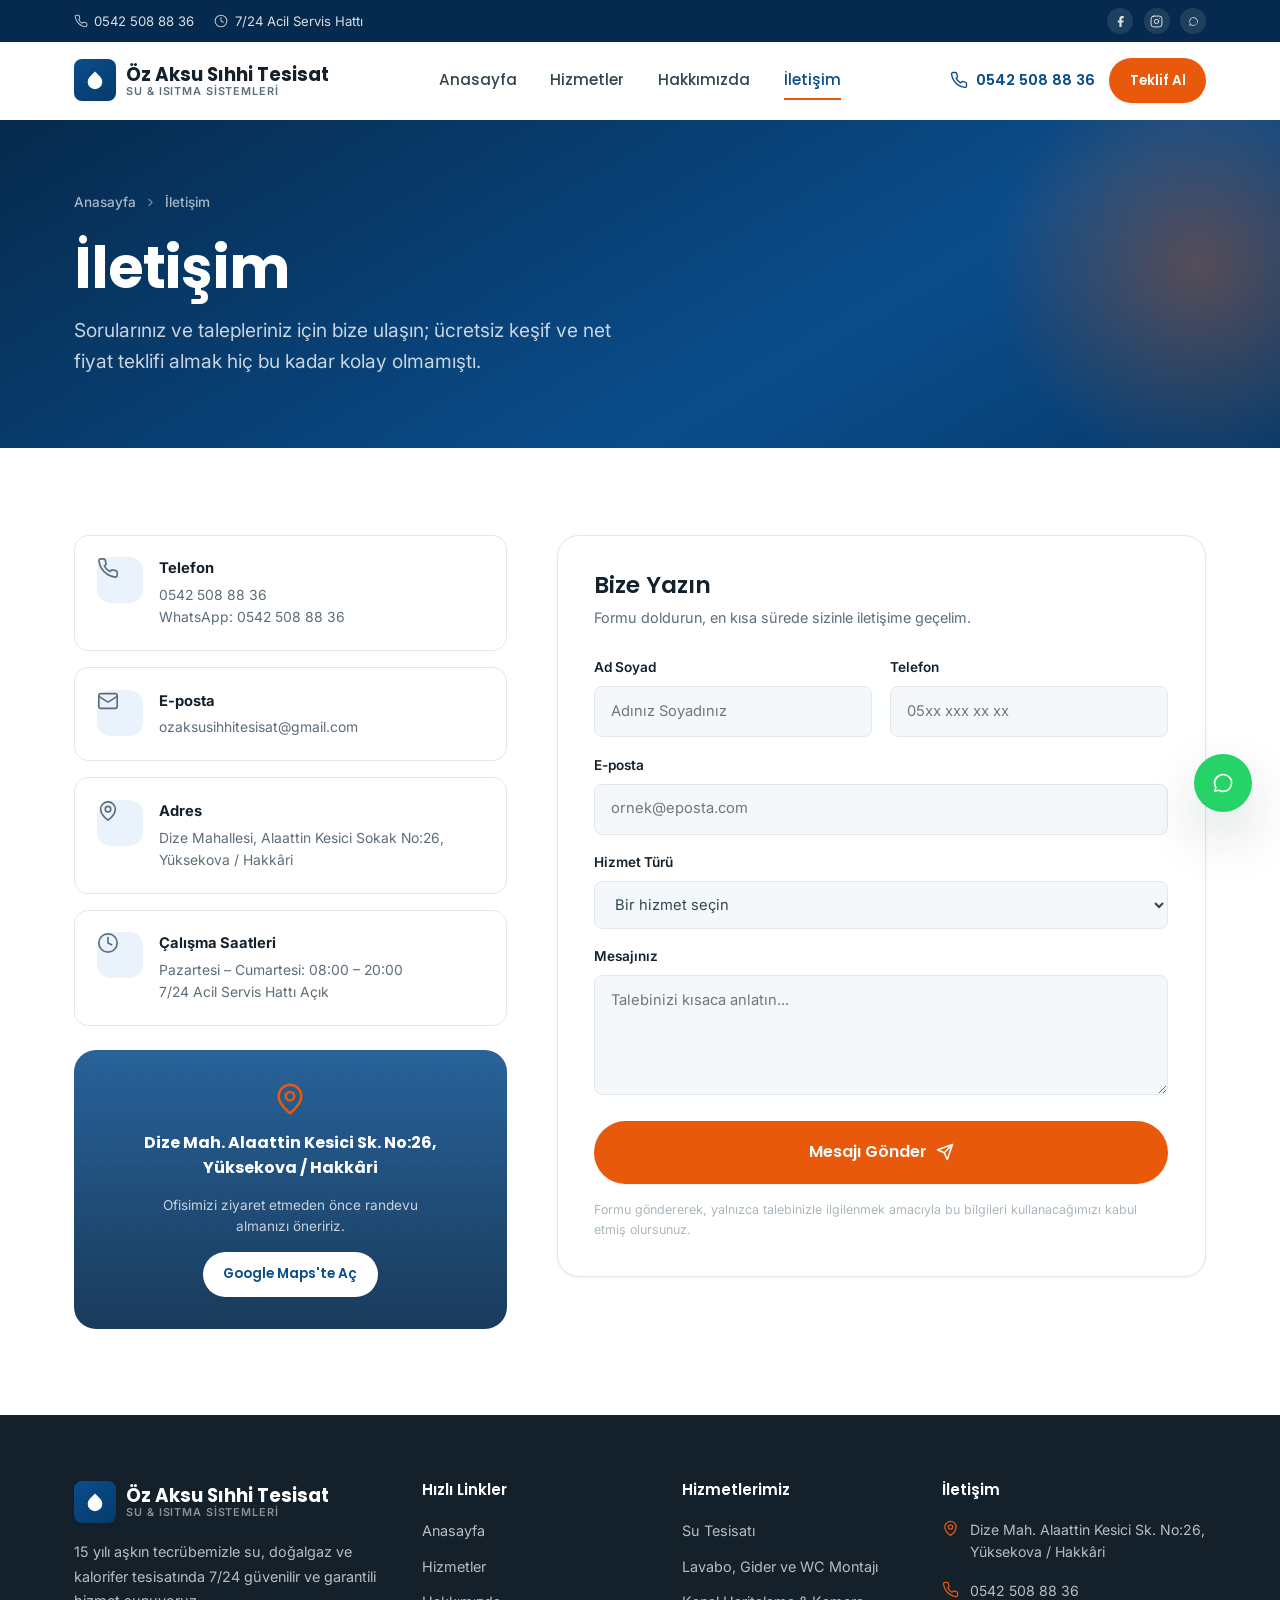
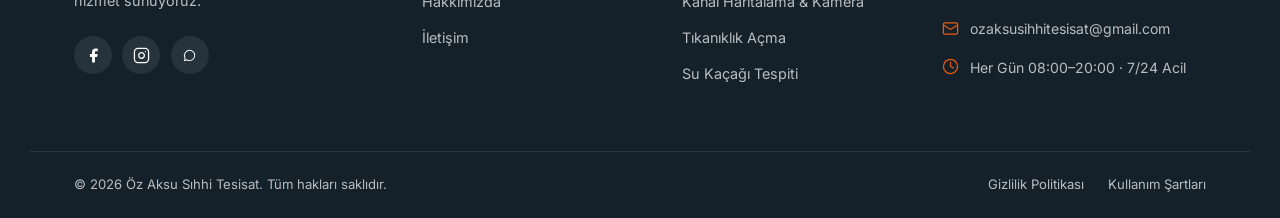
<file: tesisat-website/iletisim.html>
<!doctype html>
<html lang="tr">
<head>
<meta charset="UTF-8">
<meta name="viewport" content="width=device-width, initial-scale=1">
<title>İletişim | Öz Aksu Sıhhi Tesisat</title>
<meta name="description" content="Öz Aksu Sıhhi Tesisat ile iletişime geçin: telefon, WhatsApp, e-posta veya iletişim formuyla ücretsiz keşif talebinde bulunun.">
<meta name="theme-color" content="#0a4d8c">
<link rel="icon" type="image/svg+xml" href="assets/img/favicon.svg">
<meta property="og:type" content="website">
<meta property="og:locale" content="tr_TR">
<meta property="og:title" content="İletişim | Öz Aksu Sıhhi Tesisat">
<meta property="og:description" content="Telefon, WhatsApp, e-posta veya iletişim formuyla bize ulaşın; ücretsiz keşif talebinde bulunun.">
<link rel="preconnect" href="https://fonts.googleapis.com">
<link rel="preconnect" href="https://fonts.gstatic.com" crossorigin>
<link href="https://fonts.googleapis.com/css2?family=Inter:wght@400;500;600;700&family=Poppins:wght@500;600;700&display=swap" rel="stylesheet">
<link rel="stylesheet" href="assets/css/style.css">
</head>
<body>
<a class="skip-link" href="#main">İçeriğe geç</a>

<div class="topbar">
  <div class="container">
    <div class="topbar-info">
      <a href="tel:+905425088836">
        <svg width="24" height="24" viewBox="0 0 24 24" fill="none" stroke="currentColor" stroke-width="1.8" stroke-linecap="round" stroke-linejoin="round" aria-hidden="true"><path d="M22 16.92v3a2 2 0 0 1-2.18 2 19.79 19.79 0 0 1-8.63-3.07 19.5 19.5 0 0 1-6-6 19.79 19.79 0 0 1-3.07-8.67A2 2 0 0 1 4.11 2h3a2 2 0 0 1 2 1.72c.127.96.361 1.903.7 2.81a2 2 0 0 1-.45 2.11L8.09 9.91a16 16 0 0 0 6 6l1.27-1.27a2 2 0 0 1 2.11-.45c.907.339 1.85.573 2.81.7A2 2 0 0 1 22 16.92z"/></svg>
        0542 508 88 36
      </a>
      <span>
        <svg width="24" height="24" viewBox="0 0 24 24" fill="none" stroke="currentColor" stroke-width="1.8" stroke-linecap="round" stroke-linejoin="round" aria-hidden="true"><circle cx="12" cy="12" r="10"/><polyline points="12 6 12 12 16 14"/></svg>
        7/24 Acil Servis Hattı
      </span>
    </div>
    <div class="topbar-social">
      <a href="#" aria-label="Facebook sayfamız">
        <svg width="24" height="24" viewBox="0 0 24 24" fill="currentColor" aria-hidden="true"><path d="M18 2h-3a5 5 0 0 0-5 5v3H7v4h3v8h4v-8h3l1-4h-4V7a1 1 0 0 1 1-1h3z"/></svg>
      </a>
      <a href="#" aria-label="Instagram sayfamız">
        <svg width="24" height="24" viewBox="0 0 24 24" fill="none" stroke="currentColor" stroke-width="1.8" stroke-linecap="round" stroke-linejoin="round" aria-hidden="true"><rect width="20" height="20" x="2" y="2" rx="5"/><path d="M16 11.37A4 4 0 1 1 12.63 8 4 4 0 0 1 16 11.37z"/><line x1="17.5" x2="17.51" y1="6.5" y2="6.5"/></svg>
      </a>
      <a href="https://wa.me/905425088836" aria-label="WhatsApp hattımız">
        <svg width="24" height="24" viewBox="0 0 24 24" fill="currentColor" aria-hidden="true"><path d="M17.6 6.32A7.85 7.85 0 0 0 12.05 4a7.94 7.94 0 0 0-6.9 11.9L4 20l4.2-1.1a7.9 7.9 0 0 0 3.85 1 7.94 7.94 0 0 0 5.55-13.58zM12.05 18.53a6.58 6.58 0 0 1-3.36-.92l-.24-.14-2.5.65.67-2.44-.16-.25a6.6 6.6 0 1 1 12.26-3.5 6.56 6.56 0 0 1-6.665 6.6z"/></svg>
      </a>
    </div>
  </div>
</div>

<header class="header">
  <div class="container nav">
    <a class="brand" href="index.html">
      <span class="brand-mark">
        <svg width="24" height="24" viewBox="0 0 24 24" fill="currentColor" aria-hidden="true"><path d="M12 2.69l5.66 5.66a8 8 0 1 1-11.31 0z"/></svg>
      </span>
      <span class="brand-text">
        <span class="brand-name">Öz Aksu Sıhhi Tesisat</span>
        <span class="brand-tag">Su &amp; Isıtma Sistemleri</span>
      </span>
    </a>

    <nav class="nav-list" aria-label="Ana menü">
      <a class="nav-link" href="index.html">Anasayfa</a>
      <a class="nav-link" href="hizmetler.html">Hizmetler</a>
      <a class="nav-link" href="hakkimizda.html">Hakkımızda</a>
      <a class="nav-link" href="iletisim.html">İletişim</a>
    </nav>

    <div class="nav-actions">
      <a class="nav-phone" href="tel:+905425088836">
        <svg width="24" height="24" viewBox="0 0 24 24" fill="none" stroke="currentColor" stroke-width="1.8" stroke-linecap="round" stroke-linejoin="round" aria-hidden="true"><path d="M22 16.92v3a2 2 0 0 1-2.18 2 19.79 19.79 0 0 1-8.63-3.07 19.5 19.5 0 0 1-6-6 19.79 19.79 0 0 1-3.07-8.67A2 2 0 0 1 4.11 2h3a2 2 0 0 1 2 1.72c.127.96.361 1.903.7 2.81a2 2 0 0 1-.45 2.11L8.09 9.91a16 16 0 0 0 6 6l1.27-1.27a2 2 0 0 1 2.11-.45c.907.339 1.85.573 2.81.7A2 2 0 0 1 22 16.92z"/></svg>
        0542 508 88 36
      </a>
      <a class="btn btn-primary btn-sm" href="iletisim.html">Teklif Al</a>
      <button class="menu-toggle" type="button" aria-label="Menüyü aç" aria-expanded="false" aria-controls="nav-list">
        <svg class="icon-open" width="24" height="24" viewBox="0 0 24 24" fill="none" stroke="currentColor" stroke-width="1.8" stroke-linecap="round" stroke-linejoin="round" aria-hidden="true"><line x1="4" x2="20" y1="6" y2="6"/><line x1="4" x2="20" y1="12" y2="12"/><line x1="4" x2="20" y1="18" y2="18"/></svg>
        <svg class="icon-close" width="24" height="24" viewBox="0 0 24 24" fill="none" stroke="currentColor" stroke-width="1.8" stroke-linecap="round" stroke-linejoin="round" aria-hidden="true"><path d="M18 6 6 18"/><path d="m6 6 12 12"/></svg>
      </button>
    </div>
  </div>
  <div class="nav-backdrop"></div>
</header>

<main id="main">

  <section class="page-banner">
    <div class="container">
      <div class="breadcrumb">
        <a href="index.html">Anasayfa</a>
        <svg width="24" height="24" viewBox="0 0 24 24" fill="none" stroke="currentColor" stroke-width="2" stroke-linecap="round" stroke-linejoin="round"><path d="m9 18 6-6-6-6"/></svg>
        <span>İletişim</span>
      </div>
      <h1>İletişim</h1>
      <p>Sorularınız ve talepleriniz için bize ulaşın; ücretsiz keşif ve net fiyat teklifi almak hiç bu kadar kolay olmamıştı.</p>
    </div>
  </section>

  <section class="section" aria-label="İletişim bilgileri ve form">
    <div class="container contact-grid">

      <div data-reveal>
        <div class="info-card-list">
          <div class="info-card">
            <span class="service-icon"><svg width="24" height="24" viewBox="0 0 24 24" fill="none" stroke="currentColor" stroke-width="1.8" stroke-linecap="round" stroke-linejoin="round"><path d="M22 16.92v3a2 2 0 0 1-2.18 2 19.79 19.79 0 0 1-8.63-3.07 19.5 19.5 0 0 1-6-6 19.79 19.79 0 0 1-3.07-8.67A2 2 0 0 1 4.11 2h3a2 2 0 0 1 2 1.72c.127.96.361 1.903.7 2.81a2 2 0 0 1-.45 2.11L8.09 9.91a16 16 0 0 0 6 6l1.27-1.27a2 2 0 0 1 2.11-.45c.907.339 1.85.573 2.81.7A2 2 0 0 1 22 16.92z"/></svg></span>
            <div>
              <strong>Telefon</strong>
              <a href="tel:+905425088836">0542 508 88 36</a>
              <a href="https://wa.me/905425088836">WhatsApp: 0542 508 88 36</a>
            </div>
          </div>
          <div class="info-card">
            <span class="service-icon"><svg width="24" height="24" viewBox="0 0 24 24" fill="none" stroke="currentColor" stroke-width="1.8" stroke-linecap="round" stroke-linejoin="round"><rect x="2" y="4" width="20" height="16" rx="2"/><path d="m22 7-8.97 5.7a1.94 1.94 0 0 1-2.06 0L2 7"/></svg></span>
            <div>
              <strong>E-posta</strong>
              <a href="mailto:ozaksusihhitesisat@gmail.com">ozaksusihhitesisat@gmail.com</a>
            </div>
          </div>
          <div class="info-card">
            <span class="service-icon"><svg width="24" height="24" viewBox="0 0 24 24" fill="none" stroke="currentColor" stroke-width="1.8" stroke-linecap="round" stroke-linejoin="round"><path d="M20 10c0 6-8 12-8 12s-8-6-8-12a8 8 0 0 1 16 0z"/><circle cx="12" cy="10" r="3"/></svg></span>
            <div>
              <strong>Adres</strong>
              <span>Dize Mahallesi, Alaattin Kesici Sokak No:26, Yüksekova / Hakkâri</span>
            </div>
          </div>
          <div class="info-card">
            <span class="service-icon"><svg width="24" height="24" viewBox="0 0 24 24" fill="none" stroke="currentColor" stroke-width="1.8" stroke-linecap="round" stroke-linejoin="round"><circle cx="12" cy="12" r="10"/><polyline points="12 6 12 12 16 14"/></svg></span>
            <div>
              <strong>Çalışma Saatleri</strong>
              <span>Pazartesi – Cumartesi: 08:00 – 20:00</span>
              <span>7/24 Acil Servis Hattı Açık</span>
            </div>
          </div>
        </div>

        <div class="map-placeholder">
          <svg width="24" height="24" viewBox="0 0 24 24" fill="none" stroke="currentColor" stroke-width="1.8" stroke-linecap="round" stroke-linejoin="round"><path d="M20 10c0 6-8 12-8 12s-8-6-8-12a8 8 0 0 1 16 0z"/><circle cx="12" cy="10" r="3"/></svg>
          <strong>Dize Mah. Alaattin Kesici Sk. No:26, Yüksekova / Hakkâri</strong>
          <span>Ofisimizi ziyaret etmeden önce randevu almanızı öneririz.</span>
          <a class="btn btn-white btn-sm" href="https://www.google.com/maps/search/?api=1&amp;query=Dize+Mahallesi+Alaattin+Kesici+Sokak+No26+Y%C3%BCksekova+Hakk%C3%A2ri" target="_blank" rel="noopener">Google Maps'te Aç</a>
        </div>
      </div>

      <div class="contact-form" data-reveal>
        <h3>Bize Yazın</h3>
        <p>Formu doldurun, en kısa sürede sizinle iletişime geçelim.</p>

        <form data-contact-form novalidate>
          <div class="form-success">
            <svg width="24" height="24" viewBox="0 0 24 24" fill="none" stroke="currentColor" stroke-width="2" stroke-linecap="round" stroke-linejoin="round"><path d="M22 11.08V12a10 10 0 1 1-5.93-9.14"/><polyline points="22 4 12 14.01 9 11.01"/></svg>
            <span>Mesajınız başarıyla alındı! En kısa sürede sizinle iletişime geçeceğiz.</span>
          </div>

          <div class="form-row">
            <div class="form-group">
              <label for="fullname">Ad Soyad</label>
              <input type="text" id="fullname" name="fullname" placeholder="Adınız Soyadınız" required>
              <span class="form-error">Lütfen adınızı ve soyadınızı girin.</span>
            </div>
            <div class="form-group">
              <label for="phone">Telefon</label>
              <input type="tel" id="phone" name="phone" placeholder="05xx xxx xx xx" required>
              <span class="form-error">Lütfen geçerli bir telefon numarası girin.</span>
            </div>
          </div>
          <div class="form-group">
            <label for="email">E-posta</label>
            <input type="email" id="email" name="email" placeholder="ornek@eposta.com" required>
            <span class="form-error">Lütfen geçerli bir e-posta adresi girin.</span>
          </div>
          <div class="form-group">
            <label for="service">Hizmet Türü</label>
            <select id="service" name="service" required>
              <option value="" selected disabled>Bir hizmet seçin</option>
              <option>Su Tesisatı</option>
              <option>Lavabo, Gider ve WC Montajı</option>
              <option>Kanal Haritalama ve Kamera ile Görüntüleme</option>
              <option>Tıkanıklık Açma</option>
              <option>Su Kaçağı Tespiti</option>
              <option>Doğalgaz &amp; Kalorifer Tesisatı</option>
              <option>Kombi Bakım / Onarım</option>
              <option>Klima Montajı</option>
              <option>Daire İçi Tesisat Yenileme</option>
              <option>7/24 Acil Servis</option>
              <option>Diğer</option>
            </select>
            <span class="form-error">Lütfen bir hizmet seçin.</span>
          </div>
          <div class="form-group">
            <label for="message">Mesajınız</label>
            <textarea id="message" name="message" placeholder="Talebinizi kısaca anlatın..." required></textarea>
            <span class="form-error">Lütfen mesajınızı yazın.</span>
          </div>
          <button class="btn btn-primary btn-lg btn-block" type="submit">
            Mesajı Gönder
            <svg width="24" height="24" viewBox="0 0 24 24" fill="none" stroke="currentColor" stroke-width="2" stroke-linecap="round" stroke-linejoin="round"><path d="m22 2-7 20-4-9-9-4Z"/><path d="M22 2 11 13"/></svg>
          </button>
          <p class="form-note">Formu göndererek, yalnızca talebinizle ilgilenmek amacıyla bu bilgileri kullanacağımızı kabul etmiş olursunuz.</p>
        </form>
      </div>

    </div>
  </section>

</main>

<footer class="footer">
  <div class="container footer-top">
    <div class="footer-grid">
      <div>
        <a class="brand" href="index.html">
          <span class="brand-mark"><svg width="24" height="24" viewBox="0 0 24 24" fill="currentColor"><path d="M12 2.69l5.66 5.66a8 8 0 1 1-11.31 0z"/></svg></span>
          <span class="brand-text">
            <span class="brand-name">Öz Aksu Sıhhi Tesisat</span>
            <span class="brand-tag">Su &amp; Isıtma Sistemleri</span>
          </span>
        </a>
        <p class="footer-about">15 yılı aşkın tecrübemizle su, doğalgaz ve kalorifer tesisatında 7/24 güvenilir ve garantili hizmet sunuyoruz.</p>
        <div class="social-links">
          <a href="#" aria-label="Facebook"><svg width="24" height="24" viewBox="0 0 24 24" fill="currentColor"><path d="M18 2h-3a5 5 0 0 0-5 5v3H7v4h3v8h4v-8h3l1-4h-4V7a1 1 0 0 1 1-1h3z"/></svg></a>
          <a href="#" aria-label="Instagram"><svg width="24" height="24" viewBox="0 0 24 24" fill="none" stroke="currentColor" stroke-width="1.8" stroke-linecap="round" stroke-linejoin="round"><rect width="20" height="20" x="2" y="2" rx="5"/><path d="M16 11.37A4 4 0 1 1 12.63 8 4 4 0 0 1 16 11.37z"/><line x1="17.5" x2="17.51" y1="6.5" y2="6.5"/></svg></a>
          <a href="https://wa.me/905425088836" aria-label="WhatsApp"><svg width="24" height="24" viewBox="0 0 24 24" fill="currentColor"><path d="M17.6 6.32A7.85 7.85 0 0 0 12.05 4a7.94 7.94 0 0 0-6.9 11.9L4 20l4.2-1.1a7.9 7.9 0 0 0 3.85 1 7.94 7.94 0 0 0 5.55-13.58zM12.05 18.53a6.58 6.58 0 0 1-3.36-.92l-.24-.14-2.5.65.67-2.44-.16-.25a6.6 6.6 0 1 1 12.26-3.5 6.56 6.56 0 0 1-6.665 6.6z"/></svg></a>
        </div>
      </div>
      <div>
        <h3 class="footer-heading">Hızlı Linkler</h3>
        <div class="footer-links">
          <a href="index.html">Anasayfa</a>
          <a href="hizmetler.html">Hizmetler</a>
          <a href="hakkimizda.html">Hakkımızda</a>
          <a href="iletisim.html">İletişim</a>
        </div>
      </div>
      <div>
        <h3 class="footer-heading">Hizmetlerimiz</h3>
        <div class="footer-links">
          <a href="hizmetler.html#su-tesisati">Su Tesisatı</a>
          <a href="hizmetler.html#lavabo-gider-wc">Lavabo, Gider ve WC Montajı</a>
          <a href="hizmetler.html#kanal-kamera">Kanal Haritalama &amp; Kamera</a>
          <a href="hizmetler.html#tikaniklik-acma">Tıkanıklık Açma</a>
          <a href="hizmetler.html#su-kacagi-tespiti">Su Kaçağı Tespiti</a>
        </div>
      </div>
      <div>
        <h3 class="footer-heading">İletişim</h3>
        <ul class="footer-contact">
          <li><svg width="24" height="24" viewBox="0 0 24 24" fill="none" stroke="currentColor" stroke-width="1.8" stroke-linecap="round" stroke-linejoin="round"><path d="M20 10c0 6-8 12-8 12s-8-6-8-12a8 8 0 0 1 16 0z"/><circle cx="12" cy="10" r="3"/></svg>Dize Mah. Alaattin Kesici Sk. No:26, Yüksekova / Hakkâri</li>
          <li><svg width="24" height="24" viewBox="0 0 24 24" fill="none" stroke="currentColor" stroke-width="1.8" stroke-linecap="round" stroke-linejoin="round"><path d="M22 16.92v3a2 2 0 0 1-2.18 2 19.79 19.79 0 0 1-8.63-3.07 19.5 19.5 0 0 1-6-6 19.79 19.79 0 0 1-3.07-8.67A2 2 0 0 1 4.11 2h3a2 2 0 0 1 2 1.72c.127.96.361 1.903.7 2.81a2 2 0 0 1-.45 2.11L8.09 9.91a16 16 0 0 0 6 6l1.27-1.27a2 2 0 0 1 2.11-.45c.907.339 1.85.573 2.81.7A2 2 0 0 1 22 16.92z"/></svg><a href="tel:+905425088836">0542 508 88 36</a></li>
          <li><svg width="24" height="24" viewBox="0 0 24 24" fill="none" stroke="currentColor" stroke-width="1.8" stroke-linecap="round" stroke-linejoin="round"><rect x="2" y="4" width="20" height="16" rx="2"/><path d="m22 7-8.97 5.7a1.94 1.94 0 0 1-2.06 0L2 7"/></svg><a href="mailto:ozaksusihhitesisat@gmail.com">ozaksusihhitesisat@gmail.com</a></li>
          <li><svg width="24" height="24" viewBox="0 0 24 24" fill="none" stroke="currentColor" stroke-width="1.8" stroke-linecap="round" stroke-linejoin="round"><circle cx="12" cy="12" r="10"/><polyline points="12 6 12 12 16 14"/></svg>Her Gün 08:00–20:00 · 7/24 Acil</li>
        </ul>
      </div>
    </div>
  </div>
  <div class="container footer-bottom">
    <span>© <span data-year>2026</span> Öz Aksu Sıhhi Tesisat. Tüm hakları saklıdır.</span>
    <div class="footer-bottom-links">
      <a href="#">Gizlilik Politikası</a>
      <a href="#">Kullanım Şartları</a>
    </div>
  </div>
</footer>

<a class="whatsapp-float" href="https://wa.me/905425088836" aria-label="WhatsApp ile yazın" target="_blank" rel="noopener">
  <svg width="24" height="24" viewBox="0 0 24 24" fill="currentColor"><path d="M17.6 6.32A7.85 7.85 0 0 0 12.05 4a7.94 7.94 0 0 0-6.9 11.9L4 20l4.2-1.1a7.9 7.9 0 0 0 3.85 1 7.94 7.94 0 0 0 5.55-13.58zM12.05 18.53a6.58 6.58 0 0 1-3.36-.92l-.24-.14-2.5.65.67-2.44-.16-.25a6.6 6.6 0 1 1 12.26-3.5 6.56 6.56 0 0 1-6.665 6.6z"/></svg>
</a>
<button class="back-to-top" type="button" aria-label="Sayfa başına dön">
  <svg width="24" height="24" viewBox="0 0 24 24" fill="none" stroke="currentColor" stroke-width="2" stroke-linecap="round" stroke-linejoin="round"><path d="m18 15-6-6-6 6"/></svg>
</button>
<div class="mobile-call-bar">
  <a href="tel:+905425088836">
    <svg width="24" height="24" viewBox="0 0 24 24" fill="none" stroke="currentColor" stroke-width="1.8" stroke-linecap="round" stroke-linejoin="round"><path d="M22 16.92v3a2 2 0 0 1-2.18 2 19.79 19.79 0 0 1-8.63-3.07 19.5 19.5 0 0 1-6-6 19.79 19.79 0 0 1-3.07-8.67A2 2 0 0 1 4.11 2h3a2 2 0 0 1 2 1.72c.127.96.361 1.903.7 2.81a2 2 0 0 1-.45 2.11L8.09 9.91a16 16 0 0 0 6 6l1.27-1.27a2 2 0 0 1 2.11-.45c.907.339 1.85.573 2.81.7A2 2 0 0 1 22 16.92z"/></svg>
    Hemen Ara: 0542 508 88 36
  </a>
</div>

<script src="assets/js/main.js"></script>
</body>
</html>
</file>
<file: tesisat-website/assets/css/style.css>
/* =========================================================
   Öz Aksu Sıhhi Tesisat — Temel Site İskeleti
   Tokens, reset, layout ve tüm bileşen stilleri
   ========================================================= */

/* ---------- Design Tokens ---------- */
:root{
  --primary: #0a4d8c;
  --primary-dark: #073a6b;
  --primary-darker: #062a4d;
  --primary-light: #eaf2fb;
  --primary-light-2: #d7e8fa;

  --accent: #e8590c;
  --accent-dark: #c94a06;
  --accent-light: #fdece0;

  --success: #1f9d55;
  --success-light: #e5f8ec;

  --ink: #14212b;
  --ink-700: #33454f;
  --ink-500: #5c6d77;
  --ink-300: #a9b7be;
  --ink-100: #eef2f4;

  --white: #ffffff;
  --bg-soft: #f5f8fa;
  --bg-alt: #f0f5f9;
  --border: #e1e8ec;

  --radius-sm: 8px;
  --radius-md: 14px;
  --radius-lg: 22px;
  --radius-full: 999px;

  --shadow-sm: 0 1px 3px rgba(14, 30, 44, .07);
  --shadow-md: 0 10px 28px rgba(14, 30, 44, .10);
  --shadow-lg: 0 24px 55px rgba(14, 30, 44, .16);

  --container: 1220px;
  --pad-inline: clamp(1.25rem, 4vw, 2.75rem);

  --fs-h1: clamp(2.1rem, 1.2rem + 3.6vw, 3.6rem);
  --fs-h2: clamp(1.65rem, 1.1rem + 2vw, 2.5rem);
  --fs-h3: clamp(1.2rem, 1rem + .7vw, 1.45rem);
  --fs-lead: clamp(1.05rem, .95rem + .4vw, 1.2rem);

  --ff-heading: "Poppins", "Segoe UI", system-ui, sans-serif;
  --ff-body: "Inter", "Segoe UI", system-ui, sans-serif;

  --ease: cubic-bezier(.4, 0, .2, 1);
}

/* ---------- Reset ---------- */
*, *::before, *::after{ box-sizing: border-box; }
* { margin: 0; }
html{ scroll-behavior: smooth; -webkit-text-size-adjust: 100%; overflow-x: hidden; }
body{
  font-family: var(--ff-body);
  color: var(--ink-700);
  background: var(--white);
  line-height: 1.6;
  font-size: 1rem;
  -webkit-font-smoothing: antialiased;
  overflow-x: hidden;
}
img, svg{ display: block; max-width: 100%; }
a{ color: inherit; text-decoration: none; }
ul, ol{ list-style: none; padding: 0; }
button, input, textarea, select{ font: inherit; color: inherit; }
button{ cursor: pointer; background: none; border: none; }
h1, h2, h3, h4{
  font-family: var(--ff-heading);
  color: var(--ink);
  line-height: 1.2;
  font-weight: 600;
}
h1{ font-size: var(--fs-h1); font-weight: 700; letter-spacing: -.02em; }
h2{ font-size: var(--fs-h2); letter-spacing: -.01em; }
h3{ font-size: var(--fs-h3); }
p{ margin: 0; }

@media (prefers-reduced-motion: reduce){
  *, *::before, *::after{
    animation-duration: .001ms !important;
    animation-iteration-count: 1 !important;
    transition-duration: .001ms !important;
    scroll-behavior: auto !important;
  }
}

/* ---------- Accessibility helpers ---------- */
.skip-link{
  position: absolute;
  left: 1rem;
  top: -60px;
  background: var(--primary);
  color: var(--white);
  padding: .75rem 1.25rem;
  border-radius: var(--radius-sm);
  z-index: 1000;
  transition: top .2s var(--ease);
  font-weight: 600;
}
.skip-link:focus{ top: 1rem; }

.visually-hidden{
  position: absolute !important;
  width: 1px; height: 1px;
  padding: 0; margin: -1px;
  overflow: hidden;
  clip: rect(0,0,0,0);
  white-space: nowrap;
  border: 0;
}

:focus-visible{
  outline: 3px solid var(--accent);
  outline-offset: 2px;
  border-radius: 4px;
}

/* ---------- Layout helpers ---------- */
.container{
  width: 100%;
  max-width: var(--container);
  margin-inline: auto;
  padding-inline: var(--pad-inline);
}
.section{ padding-block: clamp(3.5rem, 3rem + 3vw, 6.5rem); }
.section-alt{ background: var(--bg-soft); }
.section-header{
  max-width: 660px;
  margin-bottom: clamp(2rem, 1.6rem + 1.5vw, 3.25rem);
}
.section-header.center{ margin-inline: auto; text-align: center; }
.eyebrow{
  display: inline-flex;
  align-items: center;
  gap: .5rem;
  font-family: var(--ff-heading);
  font-size: .8rem;
  font-weight: 600;
  letter-spacing: .06em;
  text-transform: uppercase;
  color: var(--primary);
  background: var(--primary-light);
  padding: .4rem .9rem;
  border-radius: var(--radius-full);
  margin-bottom: 1rem;
}
.eyebrow svg{ width: 14px; height: 14px; }
.section-header h2{ margin-bottom: .85rem; }
.section-header p{ font-size: var(--fs-lead); color: var(--ink-500); }

/* ---------- Buttons ---------- */
.btn{
  display: inline-flex;
  align-items: center;
  justify-content: center;
  gap: .55rem;
  font-family: var(--ff-heading);
  font-weight: 600;
  font-size: .95rem;
  padding: .9rem 1.6rem;
  border-radius: var(--radius-full);
  transition: transform .18s var(--ease), box-shadow .18s var(--ease), background-color .18s var(--ease), color .18s var(--ease), border-color .18s var(--ease);
  white-space: nowrap;
  border: 2px solid transparent;
}
.btn svg{ width: 18px; height: 18px; flex-shrink: 0; }
.btn-lg{ padding: 1.05rem 2rem; font-size: 1rem; }
.btn-sm{ padding: .6rem 1.15rem; font-size: .85rem; }
.btn-primary{ background: var(--accent); color: var(--white); box-shadow: var(--shadow-sm); }
.btn-primary:hover{ background: var(--accent-dark); transform: translateY(-2px); box-shadow: var(--shadow-md); }
.btn-outline{ border-color: rgba(255,255,255,.55); color: var(--white); }
.btn-outline:hover{ background: rgba(255,255,255,.12); border-color: var(--white); transform: translateY(-2px); }
.btn-outline-dark{ border-color: var(--border); color: var(--ink); }
.btn-outline-dark:hover{ border-color: var(--primary); color: var(--primary); background: var(--primary-light); }
.btn-white{ background: var(--white); color: var(--primary); box-shadow: var(--shadow-sm); }
.btn-white:hover{ transform: translateY(-2px); box-shadow: var(--shadow-md); }
.btn-block{ width: 100%; }

/* ---------- Top utility bar ---------- */
.topbar{
  background: var(--primary-darker);
  color: rgba(255,255,255,.85);
  font-size: .82rem;
}
.topbar .container{
  display: flex;
  align-items: center;
  justify-content: space-between;
  gap: 1rem;
  padding-block: .5rem;
}
.topbar-info{ display: flex; align-items: center; gap: 1.25rem; flex-wrap: wrap; }
.topbar-info a, .topbar-info span{ display: inline-flex; align-items: center; gap: .4rem; }
.topbar-info a:hover{ color: var(--white); }
.topbar-info svg{ width: 14px; height: 14px; opacity: .85; }
.topbar-social{ display: flex; align-items: center; gap: .65rem; }
.topbar-social a{
  width: 26px; height: 26px;
  display: inline-flex; align-items: center; justify-content: center;
  background: rgba(255,255,255,.1);
  border-radius: var(--radius-full);
  transition: background .18s var(--ease);
}
.topbar-social a:hover{ background: var(--accent); }
.topbar-social svg{ width: 13px; height: 13px; }

@media (max-width: 640px){
  .topbar-info span:nth-child(2){ display: none; }
}

/* ---------- Header / Nav ---------- */
.header{
  position: sticky;
  top: 0;
  z-index: 100;
  background: var(--white);
  border-bottom: 1px solid transparent;
  transition: box-shadow .25s var(--ease), border-color .25s var(--ease);
}
.header.is-scrolled{ box-shadow: var(--shadow-md); border-color: var(--border); }
.nav{
  display: flex;
  align-items: center;
  justify-content: space-between;
  gap: 1.5rem;
  padding-block: 1rem;
}
.brand{ display: inline-flex; align-items: center; gap: .65rem; flex-shrink: 0; }
.brand-mark{
  width: 42px; height: 42px;
  border-radius: var(--radius-sm);
  background: linear-gradient(145deg, var(--primary), var(--primary-dark));
  display: inline-flex; align-items: center; justify-content: center;
  color: var(--white);
  box-shadow: var(--shadow-sm);
}
.brand-mark svg{ width: 22px; height: 22px; }
.brand-text{ display: flex; flex-direction: column; line-height: 1.15; }
.brand-name{ font-family: var(--ff-heading); font-weight: 700; font-size: 1.15rem; color: var(--ink); }
.brand-tag{ font-size: .68rem; letter-spacing: .08em; text-transform: uppercase; color: var(--ink-500); font-weight: 600; }

.nav-list{ display: flex; align-items: center; gap: 2.1rem; }
.nav-link{
  font-family: var(--ff-heading);
  font-weight: 500;
  font-size: .95rem;
  color: var(--ink-700);
  position: relative;
  padding-block: .35rem;
  transition: color .18s var(--ease);
}
.nav-link::after{
  content: "";
  position: absolute;
  left: 0; right: 0; bottom: -2px;
  height: 2px;
  background: var(--accent);
  transform: scaleX(0);
  transform-origin: left;
  transition: transform .22s var(--ease);
}
.nav-link:hover{ color: var(--primary); }
.nav-link:hover::after{ transform: scaleX(1); }
.nav-link.is-active{ color: var(--primary); }
.nav-link.is-active::after{ transform: scaleX(1); }

.nav-actions{ display: flex; align-items: center; gap: .9rem; flex-shrink: 0; }
.nav-phone{
  display: inline-flex; align-items: center; gap: .5rem;
  font-family: var(--ff-heading); font-weight: 600; font-size: .92rem;
  color: var(--primary);
}
.nav-phone svg{ width: 18px; height: 18px; }

.menu-toggle{
  display: none;
  width: 42px; height: 42px;
  align-items: center; justify-content: center;
  border-radius: var(--radius-sm);
  border: 1px solid var(--border);
  flex-shrink: 0;
}
.menu-toggle svg{ width: 20px; height: 20px; }
.menu-toggle .icon-close{ display: none; }
.menu-toggle[aria-expanded="true"] .icon-open{ display: none; }
.menu-toggle[aria-expanded="true"] .icon-close{ display: block; }

@media (max-width: 1180px){
  .nav-phone{ display: none; }
}

@media (max-width: 960px){
  .nav-list{
    position: fixed;
    inset: 0 0 0 auto;
    height: 100dvh;
    width: min(320px, 84vw);
    background: var(--white);
    flex-direction: column;
    align-items: stretch;
    gap: 0;
    padding: 5.5rem 1.75rem 2rem;
    box-shadow: var(--shadow-lg);
    transform: translateX(100%);
    transition: transform .32s var(--ease);
    overflow-y: auto;
  }
  .nav-list.is-open{ transform: translateX(0); }
  .nav-list .nav-link{ padding-block: .9rem; border-bottom: 1px solid var(--border); font-size: 1.05rem; }
  .nav-list .nav-link::after{ display: none; }
  .menu-toggle{ display: inline-flex; }
  .nav-backdrop{
    display: none;
    position: fixed; inset: 0;
    background: rgba(10, 20, 30, .45);
    z-index: 90;
  }
  .nav-backdrop.is-open{ display: block; }
}

/* ---------- Breadcrumb / Page banner ---------- */
.page-banner{
  background: linear-gradient(150deg, var(--primary-darker), var(--primary) 65%, var(--primary-dark));
  color: var(--white);
  padding-block: clamp(3rem, 2.5rem + 2.5vw, 5rem);
  position: relative;
  overflow: hidden;
}
.page-banner::before{
  content: "";
  position: absolute;
  inset: -20% -10% auto auto;
  width: 420px; height: 420px;
  border-radius: 50%;
  background: radial-gradient(circle, rgba(232,89,12,.35), transparent 70%);
}
.page-banner .container{ position: relative; }
.page-banner h1{ color: var(--white); margin-bottom: .75rem; }
.page-banner p{ color: rgba(255,255,255,.78); font-size: var(--fs-lead); max-width: 560px; }
.breadcrumb{
  display: flex; align-items: center; gap: .5rem;
  font-size: .85rem; font-weight: 500;
  color: rgba(255,255,255,.65);
  margin-bottom: 1.25rem;
}
.breadcrumb a:hover{ color: var(--white); }
.breadcrumb svg{ width: 13px; height: 13px; opacity: .7; }

/* ---------- Hero ---------- */
.hero{
  position: relative;
  overflow: hidden;
  background: var(--bg-soft);
  padding-block: clamp(3rem, 2.2rem + 3.5vw, 6rem);
}
.hero-grid{
  display: grid;
  grid-template-columns: 1.05fr .95fr;
  gap: clamp(2rem, 1.5rem + 2vw, 4rem);
  align-items: center;
}
.hero-badges{
  display: flex; flex-wrap: wrap; gap: .6rem;
  margin-bottom: 1.4rem;
}
.hero h1{ margin-bottom: 1.15rem; }
.hero h1 span{ color: var(--primary); }
.hero-lead{ font-size: var(--fs-lead); color: var(--ink-500); max-width: 540px; margin-bottom: 2rem; }
.hero-cta{ display: flex; flex-wrap: wrap; gap: 1rem; margin-bottom: 2.25rem; }
.hero-trust{ display: flex; flex-wrap: wrap; gap: 1.75rem; }
.trust-item{ display: flex; align-items: center; gap: .6rem; }
.trust-item .stars{ display: flex; gap: 2px; }
.trust-item svg.star{ width: 15px; height: 15px; color: #f5a623; }
.trust-item strong{ font-family: var(--ff-heading); color: var(--ink); font-size: .95rem; display: block; }
.trust-item span{ font-size: .78rem; color: var(--ink-500); }
.trust-icon{
  width: 40px; height: 40px; border-radius: var(--radius-sm);
  background: var(--primary-light); color: var(--primary);
  display: inline-flex; align-items: center; justify-content: center; flex-shrink: 0;
}
.trust-icon svg{ width: 20px; height: 20px; }

.hero-visual{ position: relative; height: clamp(320px, 34vw, 460px); }
.hero-blob{
  position: absolute; inset: 0;
  background:
    radial-gradient(circle at 30% 25%, rgba(10,77,140,.16), transparent 55%),
    radial-gradient(circle at 75% 70%, rgba(232,89,12,.18), transparent 55%);
  border-radius: var(--radius-lg);
}
.hero-panel{
  position: absolute;
  inset: 8% 6%;
  background: var(--white);
  border-radius: var(--radius-lg);
  box-shadow: var(--shadow-lg);
  padding: 1.75rem;
  display: flex;
  flex-direction: column;
  gap: 1.1rem;
}
.hero-panel-row{ display: flex; align-items: center; gap: .9rem; }
.hero-panel-icon{
  width: 46px; height: 46px; border-radius: var(--radius-sm);
  background: var(--primary); color: var(--white);
  display: inline-flex; align-items: center; justify-content: center; flex-shrink: 0;
}
.hero-panel-icon svg{ width: 24px; height: 24px; }
.hero-panel-title{ font-family: var(--ff-heading); font-weight: 600; color: var(--ink); font-size: .95rem; }
.hero-panel-sub{ font-size: .8rem; color: var(--ink-500); }
.hero-live-dot{
  width: 9px; height: 9px; border-radius: 50%;
  background: var(--success); display: inline-block;
  box-shadow: 0 0 0 0 rgba(31,157,85,.5);
  animation: pulse 1.8s infinite;
}
.hero-progress{ display: flex; flex-direction: column; gap: .55rem; }
.hero-progress-bar{ height: 8px; border-radius: var(--radius-full); background: var(--ink-100); overflow: hidden; }
.hero-progress-bar span{ display: block; height: 100%; border-radius: inherit; background: linear-gradient(90deg, var(--primary), var(--accent)); }
.hero-mini-grid{ display: grid; grid-template-columns: 1fr 1fr; gap: .75rem; margin-top: auto; }
.hero-mini{ background: var(--bg-soft); border-radius: var(--radius-sm); padding: .8rem; }
.hero-mini strong{ display: block; font-family: var(--ff-heading); color: var(--primary); font-size: 1.1rem; }
.hero-mini span{ font-size: .72rem; color: var(--ink-500); }

.floating-card{
  position: absolute;
  background: var(--white);
  border-radius: var(--radius-md);
  box-shadow: var(--shadow-lg);
  padding: .85rem 1.1rem;
  display: flex; align-items: center; gap: .65rem;
  animation: float 5s ease-in-out infinite;
}
.floating-card.card-1{ top: -6%; left: -8%; animation-delay: 0s; }
.floating-card.card-2{ bottom: -4%; right: -6%; animation-delay: 1.4s; }
.floating-card svg{ width: 20px; height: 20px; color: var(--accent); flex-shrink: 0; }
.floating-card strong{ display: block; font-family: var(--ff-heading); font-size: .85rem; color: var(--ink); }
.floating-card span{ font-size: .72rem; color: var(--ink-500); }

@keyframes float{
  0%, 100%{ transform: translateY(0); }
  50%{ transform: translateY(-10px); }
}
@keyframes pulse{
  0%{ box-shadow: 0 0 0 0 rgba(31,157,85,.55); }
  70%{ box-shadow: 0 0 0 8px rgba(31,157,85,0); }
  100%{ box-shadow: 0 0 0 0 rgba(31,157,85,0); }
}

@media (max-width: 960px){
  .hero-grid{ grid-template-columns: 1fr; }
  .hero-visual{ order: -1; height: clamp(280px, 60vw, 380px); max-width: 460px; margin-inline: auto; width: 100%; }
}

/* ---------- Service area chips ---------- */
.areas-strip{ background: var(--white); border-bottom: 1px solid var(--border); }
.areas-strip .container{
  display: flex; align-items: center; gap: 1rem;
  padding-block: 1.1rem;
  flex-wrap: wrap;
}
.areas-label{ font-family: var(--ff-heading); font-weight: 600; font-size: .82rem; color: var(--ink-500); white-space: nowrap; }
.area-chips{ display: flex; flex-wrap: wrap; gap: .55rem; }
.area-chip{
  font-size: .8rem; font-weight: 500;
  padding: .4rem .85rem;
  background: var(--bg-soft);
  border: 1px solid var(--border);
  border-radius: var(--radius-full);
  color: var(--ink-700);
}

/* ---------- Stats ---------- */
.stats{ background: linear-gradient(120deg, var(--primary-darker), var(--primary-dark)); }
.stats-grid{
  display: grid;
  grid-template-columns: repeat(4, 1fr);
  gap: 1.5rem;
  padding-block: clamp(2.25rem, 2rem + 1vw, 3.25rem);
}
.stat-card{ text-align: center; color: var(--white); }
.stat-icon{
  width: 46px; height: 46px; margin-inline: auto .75rem;
  border-radius: var(--radius-full);
  background: rgba(255,255,255,.12);
  display: flex; align-items: center; justify-content: center;
}
.stat-icon svg{ width: 22px; height: 22px; }
.stat-number{
  font-family: var(--ff-heading); font-weight: 700;
  font-size: clamp(1.6rem, 1.3rem + 1vw, 2.25rem);
  display: flex; align-items: baseline; justify-content: center; gap: .1rem;
}
.stat-label{ font-size: .85rem; color: rgba(255,255,255,.72); margin-top: .3rem; }

@media (max-width: 760px){
  .stats-grid{ grid-template-columns: repeat(2, 1fr); }
}

/* ---------- Services grid ---------- */
.services-grid{
  display: grid;
  grid-template-columns: repeat(3, 1fr);
  gap: 1.5rem;
}
.service-card{
  background: var(--white);
  border: 1px solid var(--border);
  border-radius: var(--radius-lg);
  padding: 2rem 1.75rem;
  transition: transform .22s var(--ease), box-shadow .22s var(--ease), border-color .22s var(--ease);
}
.service-card:hover{ transform: translateY(-6px); box-shadow: var(--shadow-md); border-color: transparent; }
.service-icon{
  width: 58px; height: 58px;
  border-radius: var(--radius-md);
  background: var(--primary-light);
  color: var(--primary);
  display: inline-flex; align-items: center; justify-content: center;
  margin-bottom: 1.25rem;
  transition: background .22s var(--ease), color .22s var(--ease);
}
.service-card:hover .service-icon{ background: var(--accent); color: var(--white); }
.service-icon svg{ width: 28px; height: 28px; }
.service-card h3{ margin-bottom: .6rem; }
.service-card p{ color: var(--ink-500); font-size: .93rem; margin-bottom: 1.1rem; }
.service-link{
  display: inline-flex; align-items: center; gap: .4rem;
  font-family: var(--ff-heading); font-weight: 600; font-size: .85rem;
  color: var(--primary);
}
.service-link svg{ width: 15px; height: 15px; transition: transform .18s var(--ease); }
.service-card:hover .service-link svg{ transform: translateX(4px); }

/* Full services list (hizmetler.html) */
.service-detail{
  display: grid;
  grid-template-columns: 92px 1fr;
  gap: 1.5rem;
  padding: 2.25rem 0;
  border-bottom: 1px solid var(--border);
}
.service-detail:last-child{ border-bottom: none; }
.service-detail .service-icon{ width: 72px; height: 72px; margin-bottom: 0; }
.service-detail .service-icon svg{ width: 34px; height: 34px; }
.service-detail h3{ margin-bottom: .5rem; }
.service-detail p{ color: var(--ink-500); margin-bottom: 1rem; }
.service-detail-list{ display: grid; grid-template-columns: 1fr 1fr; gap: .6rem 1.5rem; }
.service-detail-list li{ display: flex; align-items: center; gap: .55rem; font-size: .9rem; color: var(--ink-700); }
.service-detail-list svg{ width: 16px; height: 16px; color: var(--success); flex-shrink: 0; }

@media (max-width: 640px){
  .service-detail{ grid-template-columns: 1fr; }
  .service-detail-list{ grid-template-columns: 1fr; }
}

/* ---------- Why us ---------- */
.why-grid{
  display: grid;
  grid-template-columns: 1fr 1fr;
  gap: clamp(2rem, 1.5rem + 2vw, 4rem);
  align-items: center;
}
.why-content .eyebrow{ margin-bottom: 1rem; }
.why-content h2{ margin-bottom: 1rem; }
.why-content > p{ color: var(--ink-500); font-size: var(--fs-lead); margin-bottom: 1.75rem; }
.check-list{ display: grid; gap: .9rem; margin-bottom: 2rem; }
.check-list li{ display: flex; align-items: flex-start; gap: .75rem; font-weight: 500; color: var(--ink); }
.check-icon{
  width: 26px; height: 26px; border-radius: 50%;
  background: var(--success-light); color: var(--success);
  display: inline-flex; align-items: center; justify-content: center; flex-shrink: 0;
  margin-top: .05rem;
}
.check-icon svg{ width: 14px; height: 14px; }

.mini-stats-grid{ display: grid; grid-template-columns: 1fr 1fr; gap: 1.1rem; }
.mini-stat-card{
  background: var(--white);
  border: 1px solid var(--border);
  border-radius: var(--radius-md);
  padding: 1.5rem;
  box-shadow: var(--shadow-sm);
}
.mini-stat-card:nth-child(2){ transform: translateY(1.5rem); }
.mini-stat-card:nth-child(4){ transform: translateY(-1.5rem); }
.mini-stat-card .stat-icon{ background: var(--primary-light); color: var(--primary); margin: 0 0 .9rem; }
.mini-stat-card strong{ display: block; font-family: var(--ff-heading); font-size: 1.5rem; color: var(--ink); }
.mini-stat-card span{ font-size: .82rem; color: var(--ink-500); }

@media (max-width: 860px){
  .why-grid{ grid-template-columns: 1fr; }
  .mini-stat-card:nth-child(2), .mini-stat-card:nth-child(4){ transform: none; }
}

/* ---------- Process ---------- */
.process-list{
  display: grid;
  grid-template-columns: repeat(4, 1fr);
  gap: 1.5rem;
  counter-reset: step;
  position: relative;
}
.process-list::before{
  content: "";
  position: absolute;
  top: 28px; left: 8%; right: 8%;
  height: 2px;
  background: repeating-linear-gradient(90deg, var(--border) 0 10px, transparent 10px 18px);
}
.process-step{ position: relative; text-align: center; }
.step-number{
  width: 56px; height: 56px; margin-inline: auto 1.1rem;
  border-radius: 50%;
  background: var(--white);
  border: 2px solid var(--primary);
  color: var(--primary);
  font-family: var(--ff-heading); font-weight: 700; font-size: 1.1rem;
  display: flex; align-items: center; justify-content: center;
  position: relative; z-index: 1;
}
.process-step h3{ font-size: 1.05rem; margin-bottom: .5rem; }
.process-step p{ font-size: .87rem; color: var(--ink-500); }

@media (max-width: 860px){
  .process-list{ grid-template-columns: 1fr 1fr; row-gap: 2.25rem; }
  .process-list::before{ display: none; }
}
@media (max-width: 520px){
  .process-list{ grid-template-columns: 1fr; }
}

/* ---------- Testimonials ---------- */
.testimonial-grid{
  display: grid;
  grid-template-columns: repeat(3, 1fr);
  gap: 1.5rem;
}
.testimonial-card{
  background: var(--white);
  border: 1px solid var(--border);
  border-radius: var(--radius-lg);
  padding: 1.9rem;
}
.testimonial-card .stars{ display: flex; gap: 3px; margin-bottom: 1rem; }
.testimonial-card .stars svg{ width: 16px; height: 16px; color: #f5a623; }
.testimonial-quote{ color: var(--ink-700); font-size: .95rem; margin-bottom: 1.4rem; }
.testimonial-person{ display: flex; align-items: center; gap: .75rem; }
.avatar-circle{
  width: 44px; height: 44px; border-radius: 50%;
  background: var(--primary-light); color: var(--primary);
  display: inline-flex; align-items: center; justify-content: center;
  font-family: var(--ff-heading); font-weight: 700; font-size: .9rem;
  flex-shrink: 0;
}
.testimonial-person strong{ display: block; font-size: .9rem; color: var(--ink); }
.testimonial-person span{ font-size: .78rem; color: var(--ink-500); }

/* ---------- FAQ ---------- */
.faq-list{ max-width: 780px; margin-inline: auto; display: grid; gap: 1rem; }
.faq-item{
  background: var(--white);
  border: 1px solid var(--border);
  border-radius: var(--radius-md);
  overflow: hidden;
}
.faq-question{
  width: 100%;
  display: flex; align-items: center; justify-content: space-between;
  gap: 1rem;
  padding: 1.25rem 1.5rem;
  text-align: left;
  font-family: var(--ff-heading); font-weight: 600; color: var(--ink);
}
.faq-question svg{ width: 20px; height: 20px; color: var(--primary); flex-shrink: 0; transition: transform .25s var(--ease); }
.faq-item.is-open .faq-question svg{ transform: rotate(180deg); }
.faq-answer{
  max-height: 0;
  overflow: hidden;
  transition: max-height .3s var(--ease);
}
.faq-answer-inner{ padding: 0 1.5rem 1.4rem; color: var(--ink-500); font-size: .92rem; }

/* ---------- CTA banner ---------- */
.cta-banner{
  background: linear-gradient(120deg, var(--primary-darker), var(--primary) 60%, var(--accent-dark));
  border-radius: var(--radius-lg);
  padding: clamp(2.25rem, 1.8rem + 2vw, 3.5rem);
  display: flex; align-items: center; justify-content: space-between;
  gap: 2rem; flex-wrap: wrap;
  color: var(--white);
}
.cta-banner h2{ color: var(--white); margin-bottom: .6rem; }
.cta-banner p{ color: rgba(255,255,255,.8); max-width: 480px; }
.cta-actions{ display: flex; gap: 1rem; flex-wrap: wrap; }

/* ---------- Contact ---------- */
.contact-grid{
  display: grid;
  grid-template-columns: .8fr 1.2fr;
  gap: clamp(2rem, 1.5rem + 2vw, 3.5rem);
  align-items: start;
}
.info-card-list{ display: grid; gap: 1rem; margin-bottom: 1.5rem; }
.info-card{
  display: flex; align-items: flex-start; gap: 1rem;
  background: var(--white);
  border: 1px solid var(--border);
  border-radius: var(--radius-md);
  padding: 1.35rem;
}
.info-card .service-icon{ width: 46px; height: 46px; margin-bottom: 0; flex-shrink: 0; }
.info-card .service-icon svg{ width: 22px; height: 22px; }
.info-card strong{ display: block; color: var(--ink); font-size: .92rem; margin-bottom: .2rem; }
.info-card span, .info-card a{ font-size: .87rem; color: var(--ink-500); display: block; }
.info-card a:hover{ color: var(--primary); }

.map-placeholder{
  position: relative;
  border-radius: var(--radius-lg);
  overflow: hidden;
  min-height: 220px;
  background:
    linear-gradient(rgba(10,77,140,.88), rgba(6,42,77,.92)),
    repeating-linear-gradient(45deg, rgba(255,255,255,.06) 0 2px, transparent 2px 14px);
  display: flex; flex-direction: column; align-items: center; justify-content: center;
  text-align: center; padding: 2rem; color: var(--white);
  gap: .85rem;
}
.map-placeholder svg{ width: 34px; height: 34px; color: var(--accent); }
.map-placeholder strong{ font-family: var(--ff-heading); font-size: 1rem; }
.map-placeholder span{ font-size: .85rem; color: rgba(255,255,255,.75); max-width: 280px; }

.contact-form{
  background: var(--white);
  border: 1px solid var(--border);
  border-radius: var(--radius-lg);
  padding: clamp(1.75rem, 1.5rem + 1vw, 2.5rem);
  box-shadow: var(--shadow-sm);
}
.contact-form h3{ margin-bottom: .35rem; }
.contact-form > p{ color: var(--ink-500); font-size: .9rem; margin-bottom: 1.75rem; }
.form-row{ display: grid; grid-template-columns: 1fr 1fr; gap: 1.1rem; }
.form-group{ margin-bottom: 1.1rem; }
.form-group label{
  display: block; font-size: .85rem; font-weight: 600; color: var(--ink);
  margin-bottom: .45rem;
}
.form-group input,
.form-group select,
.form-group textarea{
  width: 100%;
  padding: .8rem 1rem;
  border: 1.5px solid var(--border);
  border-radius: var(--radius-sm);
  background: var(--bg-soft);
  font-size: .92rem;
  transition: border-color .18s var(--ease), background .18s var(--ease);
}
.form-group input:focus,
.form-group select:focus,
.form-group textarea:focus{
  outline: none;
  border-color: var(--primary);
  background: var(--white);
}
.form-group textarea{ resize: vertical; min-height: 120px; }
.form-error{ font-size: .78rem; color: #d92d20; margin-top: .35rem; display: none; }
.form-group.has-error input,
.form-group.has-error select,
.form-group.has-error textarea{ border-color: #d92d20; }
.form-group.has-error .form-error{ display: block; }
.form-note{ font-size: .78rem; color: var(--ink-300); margin-top: 1rem; }
.form-success{
  display: none;
  align-items: center; gap: .75rem;
  background: var(--success-light); color: var(--success);
  border-radius: var(--radius-sm);
  padding: 1rem 1.15rem;
  font-size: .88rem; font-weight: 500;
  margin-bottom: 1.25rem;
}
.form-success.is-visible{ display: flex; }
.form-success svg{ width: 20px; height: 20px; flex-shrink: 0; }

@media (max-width: 860px){
  .contact-grid{ grid-template-columns: 1fr; }
}
@media (max-width: 560px){
  .form-row{ grid-template-columns: 1fr; }
}

/* ---------- About page ---------- */
.about-grid{
  display: grid;
  grid-template-columns: 1fr 1fr;
  gap: clamp(2rem, 1.5rem + 2vw, 4rem);
  align-items: center;
}
.about-grid p + p{ margin-top: 1rem; }
.about-grid .lead{ font-size: var(--fs-lead); color: var(--ink); font-weight: 500; margin-bottom: 1rem; }
.about-grid p{ color: var(--ink-500); }

.mv-grid{ display: grid; grid-template-columns: 1fr 1fr; gap: 1.5rem; }
.mv-card{
  background: var(--white); border: 1px solid var(--border);
  border-radius: var(--radius-lg); padding: 2rem;
}
.mv-card .service-icon{ background: var(--primary-light); color: var(--primary); }
.mv-card h3{ margin-bottom: .6rem; }
.mv-card p{ color: var(--ink-500); font-size: .93rem; }

.values-grid{ display: grid; grid-template-columns: repeat(4, 1fr); gap: 1.25rem; }
.value-card{ text-align: center; padding: 1.75rem 1.25rem; }
.value-card .service-icon{ margin-inline: auto 1rem; }
.value-card h3{ font-size: 1.02rem; margin-bottom: .45rem; }
.value-card p{ font-size: .85rem; color: var(--ink-500); }

.team-grid{ max-width: 440px; margin-inline: auto; }
.team-card{
  text-align: center;
  background: var(--white);
  border: 1px solid var(--border);
  border-radius: var(--radius-lg);
  padding: 2.5rem 2rem;
  transition: transform .22s var(--ease), box-shadow .22s var(--ease);
}
.team-card:hover{ transform: translateY(-4px); box-shadow: var(--shadow-md); }
.team-card .avatar-circle{ width: 88px; height: 88px; font-size: 1.5rem; margin: 0 auto 1.1rem; }
.team-card strong{ display: block; font-family: var(--ff-heading); font-size: 1.1rem; color: var(--ink); margin-bottom: .25rem; }
.team-card span{ font-size: .82rem; color: var(--accent); font-weight: 600; }
.team-bio{ margin-top: .9rem; font-size: .87rem; color: var(--ink-500); line-height: 1.6; }

@media (max-width: 960px){
  .about-grid{ grid-template-columns: 1fr; }
  .values-grid{ grid-template-columns: repeat(2, 1fr); }
}

/* ---------- Footer ---------- */
.footer{ background: var(--ink); color: rgba(255,255,255,.7); }
.footer-top{ padding-block: clamp(3rem, 2.5rem + 2vw, 4.5rem); }
.footer-grid{
  display: grid;
  grid-template-columns: 1.4fr 1fr 1fr 1.2fr;
  gap: 2.5rem;
}
.footer .brand-name{ color: var(--white); }
.footer .brand-tag{ color: rgba(255,255,255,.5); }
.footer-about{ margin-block: 1.1rem 1.4rem; font-size: .9rem; line-height: 1.7; max-width: 320px; }
.footer-heading{
  font-family: var(--ff-heading); font-weight: 600; color: var(--white);
  font-size: .95rem; margin-bottom: 1.25rem;
}
.footer-links{ display: grid; gap: .8rem; }
.footer-links a{ font-size: .9rem; transition: color .18s var(--ease); }
.footer-links a:hover{ color: var(--white); }
.footer-contact{ display: grid; gap: 1rem; }
.footer-contact li{ display: flex; align-items: flex-start; gap: .7rem; font-size: .88rem; }
.footer-contact svg{ width: 17px; height: 17px; color: var(--accent); flex-shrink: 0; margin-top: .1rem; }
.social-links{ display: flex; gap: .65rem; margin-top: 1.4rem; }
.social-links a{
  width: 38px; height: 38px; border-radius: 50%;
  background: rgba(255,255,255,.08);
  display: inline-flex; align-items: center; justify-content: center;
  transition: background .18s var(--ease);
}
.social-links a:hover{ background: var(--accent); }
.social-links svg{ width: 17px; height: 17px; color: var(--white); }
.footer-bottom{
  border-top: 1px solid rgba(255,255,255,.1);
  padding-block: 1.4rem;
  display: flex; align-items: center; justify-content: space-between;
  gap: 1rem; flex-wrap: wrap;
  font-size: .82rem;
}
.footer-bottom-links{ display: flex; gap: 1.5rem; }
.footer-bottom-links a:hover{ color: var(--white); }

@media (max-width: 860px){
  .footer-grid{ grid-template-columns: 1fr 1fr; }
}
@media (max-width: 560px){
  .footer-grid{ grid-template-columns: 1fr; }
}

/* ---------- Floating helpers ---------- */
.whatsapp-float{
  position: fixed;
  right: clamp(1rem, 3vw, 1.75rem);
  bottom: clamp(5.5rem, 8vw, 1.75rem);
  width: 58px; height: 58px;
  border-radius: 50%;
  background: #25d366;
  color: var(--white);
  display: inline-flex; align-items: center; justify-content: center;
  box-shadow: var(--shadow-lg);
  z-index: 80;
  transition: transform .2s var(--ease);
}
.whatsapp-float:hover{ transform: scale(1.08); }
.whatsapp-float svg{ width: 28px; height: 28px; }

.back-to-top{
  position: fixed;
  right: clamp(1rem, 3vw, 1.75rem);
  bottom: clamp(5.5rem, 8vw, 1.75rem);
  transform: translateX(-70px);
  width: 46px; height: 46px;
  border-radius: 50%;
  background: var(--ink);
  color: var(--white);
  display: inline-flex; align-items: center; justify-content: center;
  box-shadow: var(--shadow-md);
  z-index: 79;
  opacity: 0;
  visibility: hidden;
  transition: opacity .25s var(--ease), visibility .25s var(--ease), transform .2s var(--ease);
}
.back-to-top.is-visible{ opacity: 1; visibility: visible; }
.back-to-top:hover{ background: var(--primary); }
.back-to-top svg{ width: 20px; height: 20px; }

.mobile-call-bar{
  display: none;
  position: fixed; left: 0; right: 0; bottom: 0;
  z-index: 85;
  background: var(--primary);
  padding: .8rem 1rem;
  box-shadow: 0 -6px 20px rgba(0,0,0,.12);
}
.mobile-call-bar a{
  display: flex; align-items: center; justify-content: center; gap: .6rem;
  color: var(--white); font-family: var(--ff-heading); font-weight: 600; font-size: .95rem;
}
.mobile-call-bar svg{ width: 19px; height: 19px; }

@media (max-width: 640px){
  .mobile-call-bar{ display: block; }
  body{ padding-bottom: 58px; }
  .whatsapp-float{ width: 52px; height: 52px; }
  .whatsapp-float svg{ width: 25px; height: 25px; }
}

/* ---------- Scroll reveal ----------
   Hiding is opt-in via a JS-added class so content stays visible
   by default if a script fails to load (no permanently blank sections). */
.js-reveal [data-reveal]{
  opacity: 0;
  transform: translateY(24px);
  transition: opacity .6s var(--ease), transform .6s var(--ease);
}
.js-reveal [data-reveal].is-visible{ opacity: 1; transform: translateY(0); }

/* ---------- Responsive: grids ---------- */
@media (max-width: 960px){
  .services-grid{ grid-template-columns: repeat(2, 1fr); }
  .testimonial-grid{ grid-template-columns: repeat(2, 1fr); }
  .mv-grid{ grid-template-columns: 1fr; }
}
@media (max-width: 640px){
  .services-grid{ grid-template-columns: 1fr; }
  .testimonial-grid{ grid-template-columns: 1fr; }
  .stats-grid{ grid-template-columns: 1fr 1fr; }
  .values-grid{ grid-template-columns: 1fr; }
  .cta-banner{ flex-direction: column; align-items: flex-start; }
}
</file>
